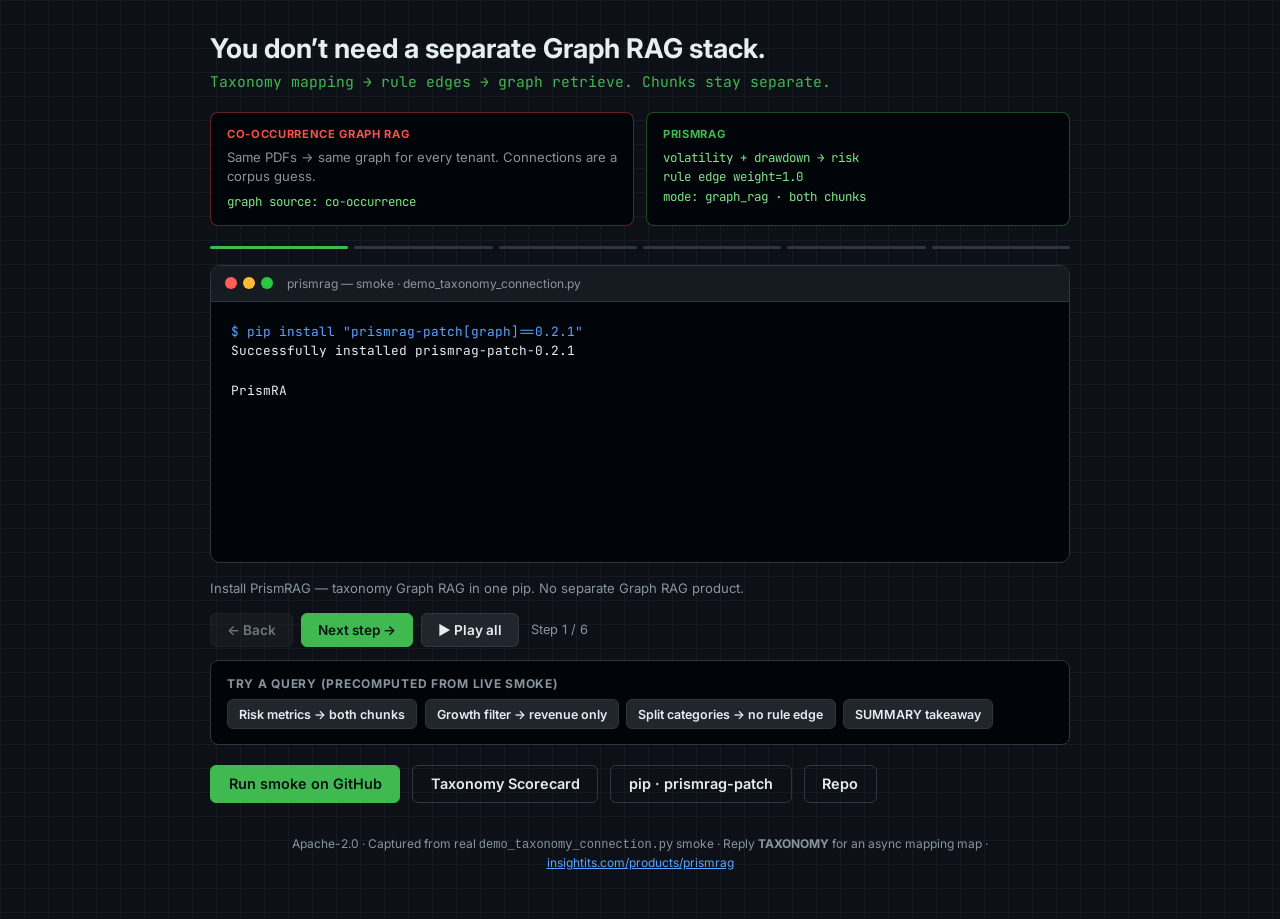
<file: docs/demo.html>
<!DOCTYPE html>
<html lang="en">
<head>
  <meta charset="UTF-8" />
  <meta name="viewport" content="width=device-width, initial-scale=1" />
  <title>PrismRAG — Live Taxonomy Demo</title>
  <meta name="description" content="Interactive demo: taxonomy mapping → rule edges → Graph RAG retrieve. You don't need a separate Graph RAG stack." />
  <link rel="preconnect" href="https://fonts.googleapis.com" />
  <link href="https://fonts.googleapis.com/css2?family=JetBrains+Mono:wght@400;600&family=Inter:wght@400;600;700&display=swap" rel="stylesheet" />
  <style>
    :root {
      --bg: #0d1117;
      --grid: #161b22;
      --border: #30363d;
      --text: #e6edf3;
      --muted: #8b949e;
      --green: #3fb950;
      --red: #f85149;
      --mint: #7ee787;
      --accent: #58a6ff;
      --amber: #d29922;
    }
    * { box-sizing: border-box; margin: 0; padding: 0; }
    body {
      font-family: Inter, system-ui, sans-serif;
      background: var(--bg);
      background-image: linear-gradient(var(--grid) 1px, transparent 1px),
        linear-gradient(90deg, var(--grid) 1px, transparent 1px);
      background-size: 24px 24px;
      color: var(--text);
      min-height: 100vh;
      padding: 2rem 1rem 3rem;
    }
    .wrap { max-width: 860px; margin: 0 auto; }
    h1 { font-size: 1.7rem; font-weight: 700; margin-bottom: 0.35rem; line-height: 1.25; }
    .sub { color: var(--green); font-family: "JetBrains Mono", monospace; font-size: 0.92rem; margin-bottom: 1.35rem; }
    .compare {
      display: grid;
      grid-template-columns: 1fr 1fr;
      gap: 0.75rem;
      margin-bottom: 1.25rem;
    }
    @media (max-width: 560px) { .compare { grid-template-columns: 1fr; } }
    .card {
      border: 1px solid var(--border);
      border-radius: 8px;
      padding: 0.85rem 1rem;
      background: #010409;
    }
    .card.bad { border-color: #f8514966; }
    .card.good { border-color: #3fb95066; }
    .card h3 { font-size: 0.7rem; text-transform: uppercase; letter-spacing: 0.06em; margin-bottom: 0.45rem; }
    .card.bad h3 { color: var(--red); }
    .card.good h3 { color: var(--green); }
    .card p { font-size: 0.82rem; color: var(--muted); line-height: 1.45; }
    .card .mono { font-family: "JetBrains Mono", monospace; font-size: 0.78rem; color: var(--mint); line-height: 1.55; margin-top: 0.35rem; }
    .terminal {
      border: 1px solid var(--border);
      border-radius: 10px;
      overflow: hidden;
      background: #010409;
      margin-bottom: 1rem;
    }
    .term-bar {
      display: flex;
      align-items: center;
      gap: 6px;
      padding: 10px 14px;
      background: #161b22;
      border-bottom: 1px solid var(--border);
    }
    .dot { width: 12px; height: 12px; border-radius: 50%; }
    .dot.r { background: #ff5f57; }
    .dot.y { background: #febc2e; }
    .dot.g { background: #28c840; }
    .term-title { margin-left: 8px; font-size: 0.75rem; color: var(--muted); }
    .term-body {
      padding: 1.25rem 1.25rem 1.5rem;
      font-family: "JetBrains Mono", monospace;
      font-size: 0.8rem;
      line-height: 1.55;
      min-height: 260px;
      white-space: pre-wrap;
      word-break: break-word;
    }
    .prompt { color: var(--accent); }
    .out { color: var(--text); }
    .ok { color: var(--green); font-weight: 600; }
    .warn { color: var(--amber); }
    .dim { color: var(--muted); }
    .cursor { display: inline-block; width: 8px; height: 1.1em; background: var(--green); animation: blink 1s step-end infinite; vertical-align: text-bottom; }
    @keyframes blink { 50% { opacity: 0; } }
    .controls {
      display: flex;
      flex-wrap: wrap;
      gap: 0.5rem;
      align-items: center;
      margin-bottom: 0.85rem;
    }
    button {
      font-family: Inter, sans-serif;
      font-size: 0.85rem;
      font-weight: 600;
      padding: 0.5rem 1rem;
      border-radius: 6px;
      border: 1px solid var(--border);
      background: #21262d;
      color: var(--text);
      cursor: pointer;
    }
    button:hover { background: #30363d; }
    button.primary { background: var(--green); color: #0d1117; border-color: var(--green); }
    button.primary:hover { filter: brightness(1.08); }
    button:disabled { opacity: 0.45; cursor: not-allowed; }
    .step-label { font-size: 0.8rem; color: var(--muted); margin-left: 0.25rem; }
    .progress { display: flex; gap: 6px; margin-bottom: 1rem; }
    .pip { flex: 1; height: 3px; border-radius: 2px; background: var(--border); transition: background 0.2s; }
    .pip.on { background: var(--green); }
    .try {
      border: 1px solid var(--border);
      border-radius: 8px;
      padding: 0.9rem 1rem;
      background: #010409;
      margin-bottom: 1rem;
    }
    .try h2 { font-size: 0.75rem; text-transform: uppercase; letter-spacing: 0.06em; color: var(--muted); margin-bottom: 0.55rem; }
    .chips { display: flex; flex-wrap: wrap; gap: 0.45rem; }
    .chips button { font-size: 0.78rem; padding: 0.4rem 0.7rem; }
    .chips button.active { border-color: var(--green); color: var(--green); }
    .cta-row { display: flex; flex-wrap: wrap; gap: 0.75rem; margin-top: 1.25rem; }
    .cta-row a {
      text-decoration: none;
      font-weight: 600;
      font-size: 0.9rem;
      padding: 0.6rem 1.1rem;
      border-radius: 6px;
      border: 1px solid var(--border);
      color: var(--text);
    }
    .cta-row a.primary { background: var(--green); color: #0d1117; border-color: var(--green); }
    .cta-row a:hover { filter: brightness(1.06); }
    .caption { font-size: 0.82rem; color: var(--muted); margin-top: 0.35rem; min-height: 2.6em; line-height: 1.4; }
    footer { margin-top: 2rem; font-size: 0.75rem; color: var(--muted); text-align: center; line-height: 1.5; }
    footer a { color: var(--accent); }
  </style>
</head>
<body>
  <div class="wrap">
    <h1>You don’t need a separate Graph RAG stack.</h1>
    <p class="sub">Taxonomy mapping → rule edges → graph retrieve. Chunks stay separate.</p>

    <div class="compare">
      <div class="card bad">
        <h3>Co-occurrence Graph RAG</h3>
        <p>Same PDFs → same graph for every tenant. Connections are a corpus guess.</p>
        <div class="mono dim">graph source: co-occurrence</div>
      </div>
      <div class="card good">
        <h3>PrismRAG</h3>
        <div class="mono">volatility + drawdown → risk<br />rule edge weight=1.0<br />mode: graph_rag · both chunks</div>
      </div>
    </div>

    <div class="progress" id="progress"></div>

    <div class="terminal">
      <div class="term-bar">
        <span class="dot r"></span><span class="dot y"></span><span class="dot g"></span>
        <span class="term-title">prismrag — smoke · demo_taxonomy_connection.py</span>
      </div>
      <div class="term-body" id="screen"><span class="cursor"></span></div>
    </div>

    <p class="caption" id="caption"></p>

    <div class="controls">
      <button type="button" id="prev" disabled>← Back</button>
      <button type="button" class="primary" id="next">Next step →</button>
      <button type="button" id="play">▶ Play all</button>
      <span class="step-label" id="stepLabel">Step 1 / 6</span>
    </div>

    <div class="try">
      <h2>Try a query (precomputed from live smoke)</h2>
      <div class="chips" id="chips">
        <button type="button" data-q="risk">Risk metrics → both chunks</button>
        <button type="button" data-q="growth">Growth filter → revenue only</button>
        <button type="button" data-q="contrast">Split categories → no rule edge</button>
        <button type="button" data-q="summary">SUMMARY takeaway</button>
      </div>
    </div>

    <div class="cta-row">
      <a class="primary" href="https://github.com/insightitsGit/prismrag/tree/main/examples/graph-rag-replacement">Run smoke on GitHub</a>
      <a href="https://github.com/insightitsGit/prismrag/blob/main/docs/taxonomy-scorecard.md">Taxonomy Scorecard</a>
      <a href="https://pypi.org/project/prismrag-patch/0.2.1/">pip · prismrag-patch</a>
      <a href="https://github.com/insightitsGit/prismrag">Repo</a>
    </div>

    <footer>
      Apache-2.0 · Captured from real <code>demo_taxonomy_connection.py</code> smoke ·
      Reply <strong>TAXONOMY</strong> for an async mapping map ·
      <a href="https://www.insightits.com/products/prismrag.html">insightits.com/products/prismrag</a>
    </footer>
  </div>

  <script>
    /* Real smoke lines — 2026-07-16 demo_taxonomy_connection.py */
    const STEPS = [
      {
        caption: "Install PrismRAG — taxonomy Graph RAG in one pip. No separate Graph RAG product.",
        lines: [
          { t: "prompt", s: '$ pip install "prismrag-patch[graph]==0.2.1"' },
          { t: "out", s: "Successfully installed prismrag-patch-0.2.1" },
          { t: "dim", s: "" },
          { t: "out", s: "PrismRAG - you don't need a separate Graph RAG stack" }
        ]
      },
      {
        caption: "You own the mapping. Same category (risk) will create the connection — not co-occurrence.",
        lines: [
          { t: "prompt", s: "$ python demo_taxonomy_connection.py" },
          { t: "dim", s: "# mapping: volatility → risk · drawdown → risk · revenue → growth" },
          { t: "out", s: "ingest status: completed" },
          { t: "out", s: "records:       3" },
          { t: "out", s: "edge_count:    1" },
          { t: "dim", s: "" }
        ]
      },
      {
        caption: "Dual embeddings per chunk — personal 256-d (taxonomy) + semantic 768-d. No mega-chunk.",
        lines: [
          { t: "out", s: "1a) Dual embeddings (per chunk - not a mega-chunk)" },
          { t: "ok", s: "volatility   category=risk     personal=256-d  semantic=768-d" },
          { t: "ok", s: "drawdown     category=risk     personal=256-d  semantic=768-d" },
          { t: "out", s: "revenue      category=growth   personal=256-d  semantic=768-d" },
          { t: "dim", s: "" }
        ]
      },
      {
        caption: "Shared category → explicit rule edge. That is how PrismRAG connects base chunks.",
        lines: [
          { t: "out", s: "1b) Rule edges from shared category" },
          { t: "ok", s: "volatility <-> drawdown  [rule]  weight=1.0" },
          { t: "dim", s: "" },
          { t: "out", s: "cos(personal, volatility<->drawdown) [same risk]  = 0.3576" },
          { t: "out", s: "cos(personal, volatility<->revenue)  [cross cat]   = -0.0462" },
          { t: "dim", s: "" }
        ]
      },
      {
        caption: "Graph RAG search returns BOTH connected risk chunks — still separate citations.",
        lines: [
          { t: "prompt", s: 'query: "What are the risk metrics for the portfolio?"' },
          { t: "ok", s: "mode:   graph_rag" },
          { t: "ok", s: "[1] volatility   cat=risk     Market volatility spiked in Q3…" },
          { t: "ok", s: "[2] drawdown     cat=risk     Portfolio drawdown exceeded…" },
          { t: "ok", s: "OK: both risk chunks retrieved via taxonomy graph" },
          { t: "dim", s: "" }
        ]
      },
      {
        caption: "Takeaway: PrismRAG already is the Graph RAG layer. Soft CTA: reply TAXONOMY.",
        lines: [
          { t: "out", s: "SUMMARY" },
          { t: "ok", s: "You do NOT need a separate Graph RAG library beside PrismRAG." },
          { t: "out", s: "PrismRAG already does: rule edges + communities + graph retrieve." },
          { t: "out", s: "YOUR taxonomy builds the graph — not co-occurrence guesswork." },
          { t: "dim", s: "" },
          { t: "out", s: "→ github.com/insightitsGit/prismrag/examples/graph-rag-replacement" }
        ]
      }
    ];

    const QUERIES = {
      risk: {
        caption: "Risk query — taxonomy graph retrieves both connected chunks.",
        lines: [
          { t: "prompt", s: 'rag.search("What are the risk metrics for the portfolio?")' },
          { t: "ok", s: "mode: graph_rag" },
          { t: "ok", s: "[1] volatility  cat=risk  community=0" },
          { t: "ok", s: "[2] drawdown    cat=risk  community=0" },
          { t: "ok", s: "OK: both risk chunks retrieved (chunks stay separate)" }
        ]
      },
      growth: {
        caption: "Category filter — growth only. Revenue hits; risk chunks stay out.",
        lines: [
          { t: "prompt", s: 'rag.search("performance numbers", category_filter="growth")' },
          { t: "out", s: "mode: direct" },
          { t: "ok", s: "[1] revenue  cat=growth  Q3 revenue beat estimates…" },
          { t: "dim", s: "# volatility / drawdown not returned" }
        ]
      },
      contrast: {
        caption: "Split categories — no rule edge. You customize which chunks connect.",
        lines: [
          { t: "out", s: "2) CONTRAST - volatility→market · drawdown→portfolio" },
          { t: "warn", s: "edge_count:  0" },
          { t: "out", s: "(no edges)" },
          { t: "ok", s: "OK: no volatility<->drawdown rule edge when categories differ" },
          { t: "out", s: "takeaway: YOU customize which base chunks connect" }
        ]
      },
      summary: {
        caption: "Why PrismRAG replaces bolting on another Graph RAG product.",
        lines: [
          { t: "ok", s: "You do NOT need a separate Graph RAG library beside PrismRAG." },
          { t: "out", s: "Same job as Graph RAG — taxonomy builds the graph." },
          { t: "out", s: "Reply TAXONOMY for an async mapping connection map." },
          { t: "dim", s: "pip install \"prismrag-patch[graph]==0.2.1\"" }
        ]
      }
    };

    let step = 0;
    let playing = false;
    const screen = document.getElementById("screen");
    const caption = document.getElementById("caption");
    const progress = document.getElementById("progress");
    const prevBtn = document.getElementById("prev");
    const nextBtn = document.getElementById("next");
    const playBtn = document.getElementById("play");
    const stepLabel = document.getElementById("stepLabel");

    STEPS.forEach(() => {
      const p = document.createElement("div");
      p.className = "pip";
      progress.appendChild(p);
    });

    function cls(type) {
      return { prompt: "prompt", out: "out", ok: "ok", warn: "warn", dim: "dim" }[type] || "out";
    }

    function escapeHtml(s) {
      return s.replace(/&/g, "&amp;").replace(/</g, "&lt;").replace(/>/g, "&gt;");
    }

    function renderText(lines) {
      return lines.map(l => {
        if (!l.s) return "\n";
        return `<span class="${cls(l.t)}">${escapeHtml(l.s)}</span>\n`;
      }).join("");
    }

    function showContent(payload, animate) {
      caption.textContent = payload.caption;
      if (!animate) {
        screen.innerHTML = renderText(payload.lines);
        return;
      }
      screen.innerHTML = "";
      let lineIdx = 0;
      let charIdx = 0;
      const full = payload.lines;
      function typeTick() {
        if (lineIdx >= full.length) return;
        const line = full[lineIdx];
        if (charIdx === 0) {
          const span = document.createElement("span");
          span.className = cls(line.t);
          span.id = "line-" + lineIdx;
          screen.appendChild(span);
          screen.appendChild(document.createTextNode("\n"));
        }
        const span = document.getElementById("line-" + lineIdx);
        if (!line.s) {
          lineIdx++;
          charIdx = 0;
          setTimeout(typeTick, 40);
          return;
        }
        span.textContent = line.s.slice(0, charIdx + 1);
        charIdx++;
        if (charIdx >= line.s.length) {
          lineIdx++;
          charIdx = 0;
        }
        setTimeout(typeTick, line.t === "prompt" ? 16 : 10);
      }
      typeTick();
    }

    function showStep(i, animate) {
      step = i;
      document.querySelectorAll("#chips button").forEach(b => b.classList.remove("active"));
      stepLabel.textContent = `Step ${i + 1} / ${STEPS.length}`;
      prevBtn.disabled = i === 0;
      nextBtn.disabled = i === STEPS.length - 1;
      nextBtn.textContent = i === STEPS.length - 1 ? "Done" : "Next step →";
      [...progress.children].forEach((el, j) => el.classList.toggle("on", j <= i));
      showContent(STEPS[i], animate);
    }

    prevBtn.addEventListener("click", () => { playing = false; showStep(step - 1, false); });
    nextBtn.addEventListener("click", () => {
      playing = false;
      if (step < STEPS.length - 1) showStep(step + 1, true);
    });
    playBtn.addEventListener("click", async () => {
      playing = true;
      for (let i = 0; i < STEPS.length; i++) {
        if (!playing) break;
        showStep(i, true);
        await new Promise(r => setTimeout(r, i >= 4 ? 3400 : 2600));
      }
      playing = false;
    });

    document.getElementById("chips").addEventListener("click", (e) => {
      const btn = e.target.closest("button[data-q]");
      if (!btn) return;
      playing = false;
      document.querySelectorAll("#chips button").forEach(b => b.classList.remove("active"));
      btn.classList.add("active");
      showContent(QUERIES[btn.dataset.q], true);
    });

    showStep(0, true);
  </script>
</body>
</html>
</file>
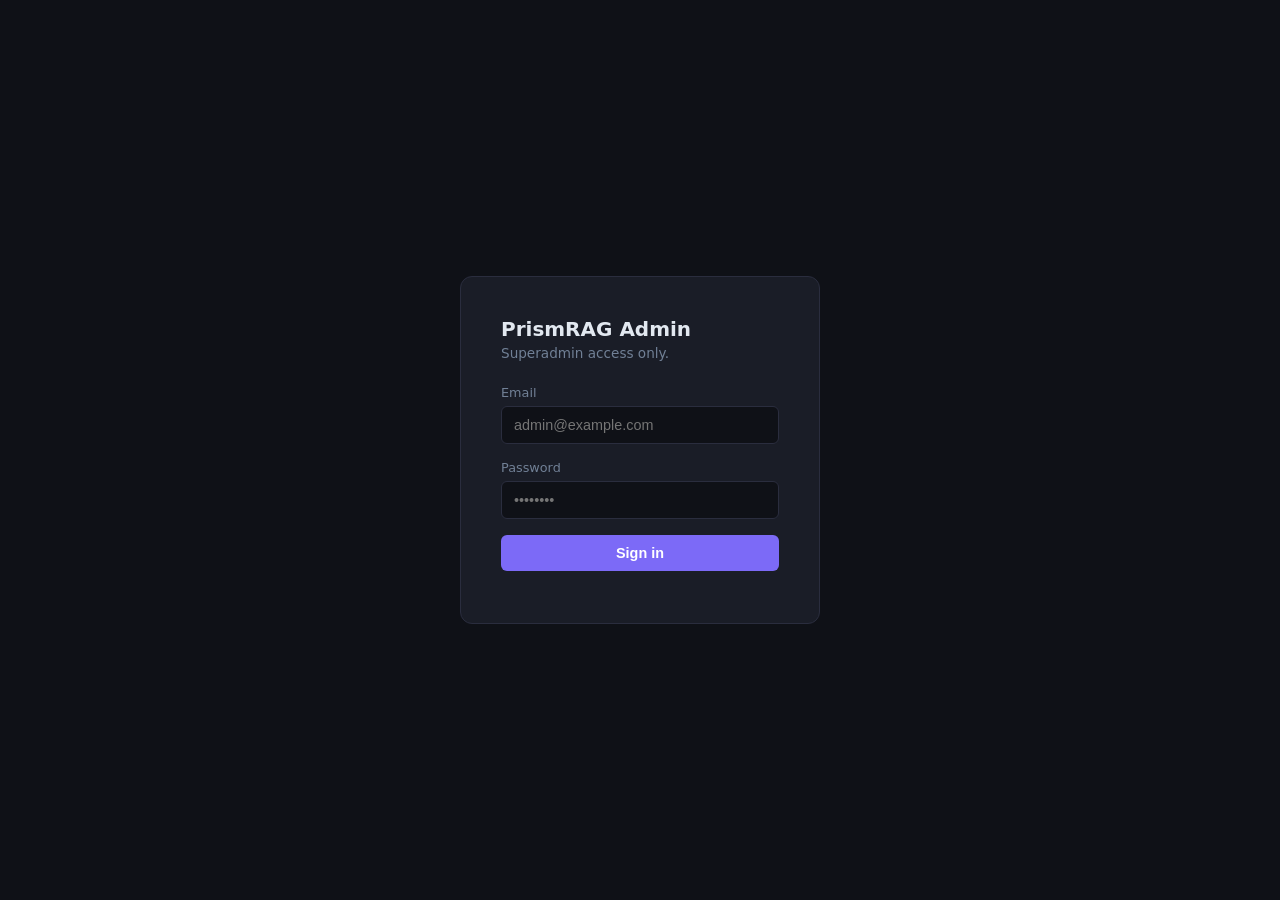
<file: web/admin.html>
<!DOCTYPE html>
<html lang="en">
<head>
  <meta charset="UTF-8" />
  <meta name="viewport" content="width=device-width, initial-scale=1.0" />
  <title>PrismRAG Admin</title>
  <style>
    :root {
      --bg: #0f1117;
      --surface: #1a1d27;
      --border: #2a2d3e;
      --accent: #7c6af7;
      --accent-dim: #4e3fbf;
      --text: #e2e8f0;
      --muted: #718096;
      --green: #48bb78;
      --yellow: #ecc94b;
      --red: #fc8181;
    }
    * { box-sizing: border-box; margin: 0; padding: 0; }
    body { font-family: 'Inter', system-ui, sans-serif; background: var(--bg); color: var(--text); min-height: 100vh; }

    /* Layout */
    .layout { display: grid; grid-template-columns: 220px 1fr; min-height: 100vh; }
    nav { background: var(--surface); border-right: 1px solid var(--border); padding: 24px 0; }
    nav .logo { padding: 0 20px 24px; font-size: 1.1rem; font-weight: 700; color: var(--accent); letter-spacing: .5px; }
    nav a { display: block; padding: 10px 20px; color: var(--muted); text-decoration: none; font-size: .875rem; border-left: 3px solid transparent; }
    nav a:hover, nav a.active { color: var(--text); border-left-color: var(--accent); background: rgba(124,106,247,.08); }
    main { padding: 32px; overflow: auto; }

    /* Header */
    .page-title { font-size: 1.5rem; font-weight: 700; margin-bottom: 4px; }
    .page-sub   { color: var(--muted); font-size: .875rem; margin-bottom: 28px; }

    /* Cards */
    .cards { display: grid; grid-template-columns: repeat(auto-fill, minmax(200px, 1fr)); gap: 16px; margin-bottom: 32px; }
    .card { background: var(--surface); border: 1px solid var(--border); border-radius: 10px; padding: 20px; }
    .card .label { font-size: .75rem; color: var(--muted); text-transform: uppercase; letter-spacing: .8px; margin-bottom: 8px; }
    .card .value { font-size: 2rem; font-weight: 700; }
    .card .sub   { font-size: .75rem; color: var(--muted); margin-top: 4px; }

    /* Table */
    .section { background: var(--surface); border: 1px solid var(--border); border-radius: 10px; overflow: hidden; margin-bottom: 32px; }
    .section-header { display: flex; align-items: center; justify-content: space-between; padding: 16px 20px; border-bottom: 1px solid var(--border); gap: 12px; flex-wrap: wrap; }
    .section-title { font-weight: 600; font-size: .9375rem; }
    input.search { background: var(--bg); border: 1px solid var(--border); border-radius: 6px; padding: 6px 12px; color: var(--text); font-size: .85rem; width: 240px; }
    input.search::placeholder { color: var(--muted); }
    table { width: 100%; border-collapse: collapse; font-size: .85rem; }
    th { padding: 10px 16px; text-align: left; color: var(--muted); font-weight: 500; font-size: .75rem; text-transform: uppercase; letter-spacing: .6px; border-bottom: 1px solid var(--border); }
    td { padding: 12px 16px; border-bottom: 1px solid var(--border); }
    tr:last-child td { border-bottom: none; }
    tr:hover td { background: rgba(124,106,247,.04); }

    /* Badges */
    .badge { display: inline-block; padding: 2px 8px; border-radius: 20px; font-size: .7rem; font-weight: 600; text-transform: uppercase; letter-spacing: .5px; }
    .badge-starter      { background: rgba(113,128,150,.2); color: var(--muted); }
    .badge-professional { background: rgba(124,106,247,.2); color: var(--accent); }
    .badge-enterprise   { background: rgba(72,187,120,.2);  color: var(--green); }
    .badge-active       { background: rgba(72,187,120,.2);  color: var(--green); }
    .badge-suspended    { background: rgba(252,129,129,.2); color: var(--red); }
    .badge-expired      { background: rgba(113,128,150,.2); color: var(--muted); }
    .badge-internal     { background: rgba(236,201,75,.2);  color: var(--yellow); }

    /* Tabs */
    .tabs { display: flex; gap: 4px; margin-bottom: 24px; }
    .tab { padding: 8px 18px; border-radius: 6px; border: 1px solid transparent; cursor: pointer; font-size: .875rem; color: var(--muted); background: none; }
    .tab.active { background: var(--accent); color: #fff; border-color: var(--accent); }

    /* Loading / empty */
    .loading { padding: 40px; text-align: center; color: var(--muted); }
    .empty   { padding: 40px; text-align: center; color: var(--muted); font-size: .875rem; }

    /* Buttons */
    .btn-sm { padding: 7px 16px; border-radius: 6px; border: none; cursor: pointer; font-size: .85rem; font-weight: 600; }
    .btn-primary  { background: var(--accent); color: #fff; }
    .btn-primary:hover { background: var(--accent-dim); }
    .btn-ghost { background: transparent; color: var(--muted); border: 1px solid var(--border); }
    .btn-ghost:hover { color: var(--text); }
    .action-link { background: none; border: none; color: var(--accent); cursor: pointer; font-size: .8rem; padding: 0; text-decoration: underline; }
    .action-link.danger { color: var(--red); }

    /* Issue license modal */
    .modal-backdrop { position: fixed; inset: 0; background: rgba(0,0,0,.6); display: flex; align-items: center; justify-content: center; z-index: 100; }
    .modal { background: var(--surface); border: 1px solid var(--border); border-radius: 12px; padding: 32px; width: 460px; max-width: 95vw; }
    .modal h2 { font-size: 1.1rem; margin-bottom: 20px; }
    .modal .field { margin-bottom: 14px; }
    .modal .field label { display: block; font-size: .8rem; color: var(--muted); margin-bottom: 5px; }
    .modal .field input, .modal .field select { width: 100%; background: var(--bg); border: 1px solid var(--border); border-radius: 6px; padding: 9px 12px; color: var(--text); font-size: .875rem; }
    .modal-actions { display: flex; gap: 10px; margin-top: 20px; }
    .modal-err { color: var(--red); font-size: .8rem; margin-top: 10px; }

    /* License key display */
    .key-cell { font-family: monospace; font-size: .78rem; color: var(--muted); }
    .key-cell strong { color: var(--text); }

    /* Login wall */
    #login-wall { display: flex; align-items: center; justify-content: center; min-height: 100vh; }
    .login-box { background: var(--surface); border: 1px solid var(--border); border-radius: 12px; padding: 40px; width: 360px; }
    .login-box h1 { font-size: 1.25rem; margin-bottom: 4px; }
    .login-box p  { color: var(--muted); font-size: .85rem; margin-bottom: 24px; }
    .field { margin-bottom: 16px; }
    .field label { display: block; font-size: .8rem; color: var(--muted); margin-bottom: 6px; }
    .field input { width: 100%; background: var(--bg); border: 1px solid var(--border); border-radius: 6px; padding: 10px 12px; color: var(--text); font-size: .9rem; }
    .btn { display: inline-block; background: var(--accent); color: #fff; border: none; border-radius: 6px; padding: 10px 20px; cursor: pointer; font-size: .9rem; width: 100%; font-weight: 600; }
    .btn:hover { background: var(--accent-dim); }
    .error-msg { color: var(--red); font-size: .8rem; margin-top: 12px; }
  </style>
</head>
<body>

<!-- Login wall (shown when no JWT) -->
<div id="login-wall" style="display:none">
  <div class="login-box">
    <h1>PrismRAG Admin</h1>
    <p>Superadmin access only.</p>
    <div class="field">
      <label>Email</label>
      <input id="l-email" type="email" placeholder="admin@example.com" />
    </div>
    <div class="field">
      <label>Password</label>
      <input id="l-pass" type="password" placeholder="••••••••" />
    </div>
    <button class="btn" onclick="doLogin()">Sign in</button>
    <div id="l-err" class="error-msg"></div>
  </div>
</div>

<!-- Issue License Modal -->
<div id="license-modal" class="modal-backdrop" style="display:none" onclick="if(event.target===this)closeLicenseModal()">
  <div class="modal">
    <h2>Issue New License</h2>
    <div class="field">
      <label>Company / Client Name *</label>
      <input id="lm-company" type="text" placeholder="Acme Corp" />
    </div>
    <div class="field">
      <label>Contact Email *</label>
      <input id="lm-email" type="email" placeholder="billing@acme.com" />
    </div>
    <div class="field">
      <label>Plan</label>
      <select id="lm-plan">
        <option value="starter">Starter</option>
        <option value="professional">Professional</option>
        <option value="enterprise" selected>Enterprise</option>
        <option value="internal">Internal</option>
      </select>
    </div>
    <div class="field">
      <label>Expires At *</label>
      <input id="lm-expires" type="date" />
    </div>
    <div class="field">
      <label>Max API Calls / Day (0 = unlimited)</label>
      <input id="lm-calls" type="number" value="0" min="0" />
    </div>
    <div class="field">
      <label>Notes (internal)</label>
      <input id="lm-notes" type="text" placeholder="2-year internal use, ref: board-2026" />
    </div>
    <div class="modal-actions">
      <button class="btn-sm btn-primary" onclick="submitLicense()">Issue License</button>
      <button class="btn-sm btn-ghost" onclick="closeLicenseModal()">Cancel</button>
    </div>
    <div id="lm-err" class="modal-err"></div>
    <div id="lm-result" style="display:none;margin-top:16px;padding:14px;background:var(--bg);border-radius:6px;border:1px solid var(--border)">
      <div style="font-size:.75rem;color:var(--muted);margin-bottom:6px">License key issued — copy it now, it won't be shown again</div>
      <code id="lm-key" style="font-size:.9rem;word-break:break-all;color:var(--green)"></code>
    </div>
  </div>
</div>

<!-- Main layout -->
<div class="layout" id="app" style="display:none">
  <nav>
    <div class="logo">⬡ PrismRAG</div>
    <a href="#" onclick="showTab('metrics')" class="active" id="nav-metrics">Platform Metrics</a>
    <a href="#" onclick="showTab('tenants')" id="nav-tenants">Tenants</a>
    <a href="#" onclick="showTab('users')" id="nav-users">Users</a>
    <a href="#" onclick="showTab('licenses')" id="nav-licenses">Licenses</a>
    <a href="#" onclick="showTab('audit')" id="nav-audit">Audit Log</a>
    <a href="#" onclick="logout()" style="position:fixed;bottom:24px;left:0;width:220px">Sign out</a>
  </nav>

  <main>
    <!-- METRICS TAB -->
    <div id="tab-metrics">
      <div class="page-title">Platform Overview</div>
      <div class="page-sub">Last 7 days platform-wide metrics</div>
      <div class="cards" id="metric-cards">
        <div class="card"><div class="label">Tenants</div><div class="value" id="m-tenants">—</div></div>
        <div class="card"><div class="label">Total Users</div><div class="value" id="m-users">—</div></div>
        <div class="card"><div class="label">New Users (7d)</div><div class="value" id="m-new-users">—</div></div>
        <div class="card"><div class="label">Searches (7d)</div><div class="value" id="m-searches">—</div></div>
        <div class="card"><div class="label">Deliberations (7d)</div><div class="value" id="m-deliberations">—</div></div>
        <div class="card"><div class="label">Median Score (P50)</div><div class="value" id="m-p50">—</div></div>
      </div>
    </div>

    <!-- TENANTS TAB -->
    <div id="tab-tenants" style="display:none">
      <div class="page-title">Tenants</div>
      <div class="page-sub">All organisations on PrismRAG</div>
      <div class="section">
        <div class="section-header">
          <span class="section-title">All Tenants</span>
          <input class="search" placeholder="Search by name…" oninput="filterTenants(this.value)" />
        </div>
        <div id="tenants-body"><div class="loading">Loading…</div></div>
      </div>
    </div>

    <!-- USERS TAB -->
    <div id="tab-users" style="display:none">
      <div class="page-title">Users</div>
      <div class="page-sub">All registered users</div>
      <div class="section">
        <div class="section-header">
          <span class="section-title">All Users</span>
          <input class="search" placeholder="Search by email…" oninput="filterUsers(this.value)" />
        </div>
        <div id="users-body"><div class="loading">Loading…</div></div>
      </div>
    </div>

    <!-- LICENSES TAB -->
    <div id="tab-licenses" style="display:none">
      <div class="page-title">Library Licenses</div>
      <div class="page-sub">All prismrag-patch license keys — issue, suspend, or reinstate</div>

      <!-- Summary cards -->
      <div class="cards">
        <div class="card"><div class="label">Total Issued</div><div class="value" id="lc-total">—</div></div>
        <div class="card"><div class="label">Active</div><div class="value" id="lc-active" style="color:var(--green)">—</div></div>
        <div class="card"><div class="label">Suspended</div><div class="value" id="lc-suspended" style="color:var(--red)">—</div></div>
        <div class="card"><div class="label">Expired</div><div class="value" id="lc-expired" style="color:var(--muted)">—</div></div>
        <div class="card"><div class="label">Calls Today (all)</div><div class="value" id="lc-calls">—</div></div>
      </div>

      <div class="section">
        <div class="section-header">
          <span class="section-title">All Licenses</span>
          <div style="display:flex;gap:10px;align-items:center;flex-wrap:wrap">
            <input class="search" placeholder="Search by company or email…" oninput="filterLicenses(this.value)" />
            <button class="btn-sm btn-primary" onclick="openLicenseModal()">+ Issue License</button>
          </div>
        </div>
        <div id="licenses-body"><div class="loading">Loading…</div></div>
      </div>
    </div>

    <!-- AUDIT TAB -->
    <div id="tab-audit" style="display:none">
      <div class="page-title">Audit Log</div>
      <div class="page-sub">Last 7 days — all tenant actions</div>
      <div class="section">
        <div class="section-header">
          <span class="section-title">Events</span>
          <input class="search" placeholder="Filter by email or action…" oninput="filterAudit(this.value)" />
        </div>
        <div id="audit-body"><div class="loading">Loading…</div></div>
      </div>
    </div>
  </main>
</div>

<script>
  const API = '';  // same origin
  let TOKEN = localStorage.getItem('admin_token') || '';
  let _tenants = [], _users = [], _audit = [], _licenses = [];

  async function api(path, opts = {}) {
    const res = await fetch(API + path, {
      ...opts,
      headers: { 'Authorization': `Bearer ${TOKEN}`, 'Content-Type': 'application/json', ...(opts.headers || {}) },
    });
    if (res.status === 401 || res.status === 403) { logout(); return null; }
    if (!res.ok) throw new Error(await res.text());
    return res.json();
  }

  async function doLogin() {
    document.getElementById('l-err').textContent = '';
    const email = document.getElementById('l-email').value;
    const pass  = document.getElementById('l-pass').value;
    try {
      const r = await fetch(API + '/api/v1/auth/login', {
        method: 'POST',
        headers: { 'Content-Type': 'application/json' },
        body: JSON.stringify({ email, password: pass }),
      });
      if (!r.ok) throw new Error('Invalid credentials');
      const data = await r.json();
      TOKEN = data.token || data.access_token;
      if (!TOKEN) throw new Error('No token in response');
      localStorage.setItem('admin_token', TOKEN);
      init();
    } catch(e) {
      document.getElementById('l-err').textContent = e.message;
    }
  }

  function logout() {
    TOKEN = '';
    localStorage.removeItem('admin_token');
    document.getElementById('app').style.display = 'none';
    document.getElementById('login-wall').style.display = 'flex';
  }

  const ALL_TABS = ['metrics','tenants','users','licenses','audit'];

  function showTab(name) {
    ALL_TABS.forEach(t => {
      document.getElementById('tab-' + t).style.display = t === name ? '' : 'none';
      document.getElementById('nav-' + t).classList.toggle('active', t === name);
    });
    if (name === 'tenants'  && !_tenants.length)  loadTenants();
    if (name === 'users'    && !_users.length)     loadUsers();
    if (name === 'licenses' && !_licenses.length)  loadLicenses();
    if (name === 'audit'    && !_audit.length)     loadAudit();
  }

  // ── METRICS ────────────────────────────────────────────────────────────────

  async function loadMetrics() {
    const d = await api('/api/v1/admin/metrics/platform?days=7');
    if (!d) return;
    document.getElementById('m-tenants').textContent       = d.tenants_total;
    document.getElementById('m-users').textContent         = d.users_total;
    document.getElementById('m-new-users').textContent     = d.new_users;
    document.getElementById('m-searches').textContent      = (d.usage.search || 0).toLocaleString();
    document.getElementById('m-deliberations').textContent = (d.usage.deliberation || 0).toLocaleString();
    document.getElementById('m-p50').textContent           = d.quality?.p50_score != null ? d.quality.p50_score.toFixed(3) : 'N/A';
  }

  // ── TENANTS ────────────────────────────────────────────────────────────────

  async function loadTenants(search = '') {
    const url = '/api/v1/admin/tenants?limit=100' + (search ? '&search=' + encodeURIComponent(search) : '');
    const d = await api(url);
    if (!d) return;
    _tenants = d.tenants;
    renderTenants(_tenants);
  }

  function renderTenants(rows) {
    const el = document.getElementById('tenants-body');
    if (!rows.length) { el.innerHTML = '<div class="empty">No tenants found.</div>'; return; }
    el.innerHTML = `<table>
      <thead><tr><th>Name</th><th>Owner</th><th>Plan</th><th>Region</th><th>Users</th><th>Events</th><th>Created</th><th></th></tr></thead>
      <tbody>${rows.map(t => `
        <tr>
          <td><strong>${esc(t.name)}</strong></td>
          <td>${esc(t.owner_email || '—')}</td>
          <td><span class="badge badge-${t.tier}">${t.tier}</span></td>
          <td>${esc(t.data_region || '—')}</td>
          <td>${t.user_count}</td>
          <td>${t.total_events.toLocaleString()}</td>
          <td>${t.created_at ? t.created_at.slice(0,10) : '—'}</td>
          <td>
            <select onchange="changePlan('${t.id}', this.value)" style="background:var(--bg);color:var(--text);border:1px solid var(--border);border-radius:4px;padding:3px 6px;font-size:.75rem">
              <option value="">Set plan…</option>
              <option value="starter">Starter</option>
              <option value="professional">Professional</option>
              <option value="enterprise">Enterprise</option>
            </select>
          </td>
        </tr>`).join('')}
      </tbody></table>`;
  }

  async function changePlan(tenantId, tier) {
    if (!tier) return;
    if (!confirm(`Set tenant to ${tier}?`)) return;
    await api(`/api/v1/admin/tenants/${tenantId}/plan`, { method: 'PATCH', body: JSON.stringify({ tier }) });
    loadTenants();
  }

  function filterTenants(q) {
    if (!q) { renderTenants(_tenants); return; }
    const lq = q.toLowerCase();
    renderTenants(_tenants.filter(t => (t.name + t.owner_email).toLowerCase().includes(lq)));
  }

  // ── USERS ──────────────────────────────────────────────────────────────────

  async function loadUsers(search = '') {
    const url = '/api/v1/admin/users?limit=100' + (search ? '&search=' + encodeURIComponent(search) : '');
    const d = await api(url);
    if (!d) return;
    _users = d.users;
    renderUsers(_users);
  }

  function renderUsers(rows) {
    const el = document.getElementById('users-body');
    if (!rows.length) { el.innerHTML = '<div class="empty">No users found.</div>'; return; }
    el.innerHTML = `<table>
      <thead><tr><th>Email</th><th>Role</th><th>Plan</th><th>Created</th><th>Last Login</th><th></th></tr></thead>
      <tbody>${rows.map(u => `
        <tr>
          <td>${esc(u.email)}</td>
          <td>${esc(u.role || 'user')}</td>
          <td>${u.plan ? `<span class="badge badge-${u.plan}">${u.plan}</span>` : '—'}</td>
          <td>${u.created_at ? u.created_at.slice(0,10) : '—'}</td>
          <td>${u.last_login_at ? u.last_login_at.slice(0,10) : 'Never'}</td>
          <td>
            <select onchange="changeRole('${u.id}', this.value)" style="background:var(--bg);color:var(--text);border:1px solid var(--border);border-radius:4px;padding:3px 6px;font-size:.75rem">
              <option value="">Set role…</option>
              <option value="user">User</option>
              <option value="admin">Admin</option>
              <option value="superadmin">Superadmin</option>
            </select>
          </td>
        </tr>`).join('')}
      </tbody></table>`;
  }

  async function changeRole(userId, role) {
    if (!role) return;
    if (!confirm(`Set user role to ${role}?`)) return;
    await api(`/api/v1/admin/users/${userId}/role`, { method: 'PATCH', body: JSON.stringify({ role }) });
    loadUsers();
  }

  function filterUsers(q) {
    if (!q) { renderUsers(_users); return; }
    const lq = q.toLowerCase();
    renderUsers(_users.filter(u => u.email.toLowerCase().includes(lq)));
  }

  // ── LICENSES ───────────────────────────────────────────────────────────────

  async function loadLicenses() {
    const d = await api('/api/v1/lib/licenses');
    if (!d) return;
    _licenses = d.licenses || d;
    updateLicenseCards();
    renderLicenses(_licenses);
  }

  function updateLicenseCards() {
    document.getElementById('lc-total').textContent     = _licenses.length;
    document.getElementById('lc-active').textContent    = _licenses.filter(l => l.status === 'active').length;
    document.getElementById('lc-suspended').textContent = _licenses.filter(l => l.status === 'suspended').length;
    document.getElementById('lc-expired').textContent   = _licenses.filter(l => l.status === 'expired').length;
    const calls = _licenses.reduce((s, l) => s + (l.calls_today || 0), 0);
    document.getElementById('lc-calls').textContent     = calls.toLocaleString();
  }

  function renderLicenses(rows) {
    const el = document.getElementById('licenses-body');
    if (!rows.length) { el.innerHTML = '<div class="empty">No licenses issued yet.</div>'; return; }
    el.innerHTML = `<table>
      <thead><tr>
        <th>Key</th><th>Company</th><th>Contact</th><th>Plan</th>
        <th>Status</th><th>Expires</th><th>Calls Today</th><th>Last Used</th><th>Notes</th><th></th>
      </tr></thead>
      <tbody>${rows.map(l => {
        const isActive = l.status === 'active';
        const keyPreview = (l.license_key || l.key_prefix || '—').slice(0, 16);
        return `<tr>
          <td class="key-cell"><strong>${esc(keyPreview)}…</strong></td>
          <td>${esc(l.company_name || l.company || '—')}</td>
          <td style="color:var(--muted)">${esc(l.contact_email || '—')}</td>
          <td><span class="badge badge-${l.plan || 'enterprise'}">${l.plan || 'enterprise'}</span></td>
          <td><span class="badge badge-${l.status}">${l.status}</span></td>
          <td style="white-space:nowrap">${l.expires_at ? l.expires_at.slice(0,10) : '—'}</td>
          <td style="text-align:right">${(l.calls_today || 0).toLocaleString()}</td>
          <td style="color:var(--muted);white-space:nowrap">${l.last_validated_at ? l.last_validated_at.slice(0,10) : 'Never'}</td>
          <td style="color:var(--muted);max-width:160px;overflow:hidden;text-overflow:ellipsis;white-space:nowrap" title="${esc(l.notes||'')}">${esc(l.notes || '—')}</td>
          <td style="white-space:nowrap">
            ${isActive
              ? `<button class="action-link danger" onclick="setLicenseStatus('${l.id}','suspended')">Suspend</button>`
              : `<button class="action-link" onclick="setLicenseStatus('${l.id}','active')">Reinstate</button>`}
          </td>
        </tr>`;
      }).join('')}
      </tbody></table>`;
  }

  async function setLicenseStatus(id, status) {
    const verb = status === 'suspended' ? 'Suspend' : 'Reinstate';
    if (!confirm(`${verb} this license?`)) return;
    try {
      await api(`/api/v1/lib/licenses/${id}/status`, {
        method: 'PUT',
        body: JSON.stringify({ status }),
      });
      _licenses = [];
      await loadLicenses();
    } catch(e) {
      alert('Error: ' + e.message);
    }
  }

  function filterLicenses(q) {
    if (!q) { renderLicenses(_licenses); return; }
    const lq = q.toLowerCase();
    renderLicenses(_licenses.filter(l =>
      ((l.company_name || l.company || '') + (l.contact_email || '')).toLowerCase().includes(lq)
    ));
  }

  // ── ISSUE LICENSE MODAL ────────────────────────────────────────────────────

  function openLicenseModal() {
    // Default expiry to 1 year from today
    const d = new Date(); d.setFullYear(d.getFullYear() + 1);
    document.getElementById('lm-expires').value = d.toISOString().slice(0,10);
    document.getElementById('lm-result').style.display = 'none';
    document.getElementById('lm-err').textContent = '';
    document.getElementById('lm-company').value = '';
    document.getElementById('lm-email').value = '';
    document.getElementById('lm-notes').value = '';
    document.getElementById('lm-calls').value = '0';
    document.getElementById('license-modal').style.display = 'flex';
  }

  function closeLicenseModal() {
    document.getElementById('license-modal').style.display = 'none';
    // Refresh list in case a key was just issued
    _licenses = [];
    loadLicenses();
  }

  async function submitLicense() {
    document.getElementById('lm-err').textContent = '';
    const company  = document.getElementById('lm-company').value.trim();
    const email    = document.getElementById('lm-email').value.trim();
    const plan     = document.getElementById('lm-plan').value;
    const expires  = document.getElementById('lm-expires').value;
    const maxCalls = parseInt(document.getElementById('lm-calls').value) || 0;
    const notes    = document.getElementById('lm-notes').value.trim();

    if (!company) { document.getElementById('lm-err').textContent = 'Company name is required.'; return; }
    if (!email)   { document.getElementById('lm-err').textContent = 'Contact email is required.'; return; }
    if (!expires) { document.getElementById('lm-err').textContent = 'Expiry date is required.'; return; }

    try {
      const r = await api('/api/v1/lib/licenses', {
        method: 'POST',
        body: JSON.stringify({
          company_name:  company,
          contact_email: email,
          plan,
          expires_at:    expires + 'T23:59:59Z',
          max_calls_day: maxCalls || null,
          notes,
        }),
      });
      if (!r) return;
      const key = r.license_key || r.key || '(key not returned — check DB)';
      document.getElementById('lm-key').textContent = key;
      document.getElementById('lm-result').style.display = 'block';
    } catch(e) {
      document.getElementById('lm-err').textContent = 'Error: ' + e.message;
    }
  }

  // ── AUDIT ──────────────────────────────────────────────────────────────────

  async function loadAudit() {
    const d = await api('/api/v1/admin/audit?days=7&limit=200');
    if (!d) return;
    _audit = d;
    renderAudit(_audit);
  }

  function renderAudit(rows) {
    const el = document.getElementById('audit-body');
    if (!rows.length) { el.innerHTML = '<div class="empty">No audit events.</div>'; return; }
    el.innerHTML = `<table>
      <thead><tr><th>Time</th><th>User</th><th>Action</th><th>Resource</th><th>IP</th></tr></thead>
      <tbody>${rows.map(r => `
        <tr>
          <td style="white-space:nowrap;color:var(--muted)">${r.created_at ? r.created_at.replace('T',' ').slice(0,19) : '—'}</td>
          <td>${esc(r.user_email || '—')}</td>
          <td>${esc(r.action || '—')}</td>
          <td>${esc(r.resource_type || '')} ${esc(r.resource_id || '')}</td>
          <td style="color:var(--muted)">${esc(r.ip || '—')}</td>
        </tr>`).join('')}
      </tbody></table>`;
  }

  function filterAudit(q) {
    if (!q) { renderAudit(_audit); return; }
    const lq = q.toLowerCase();
    renderAudit(_audit.filter(r => (r.user_email + r.action).toLowerCase().includes(lq)));
  }

  // ── UTILS ──────────────────────────────────────────────────────────────────

  function esc(s) {
    return String(s).replace(/&/g,'&amp;').replace(/</g,'&lt;').replace(/>/g,'&gt;').replace(/"/g,'&quot;');
  }

  async function init() {
    document.getElementById('login-wall').style.display = 'none';
    document.getElementById('app').style.display = 'grid';
    await loadMetrics();
  }

  // Boot
  if (TOKEN) { init(); } else { document.getElementById('login-wall').style.display = 'flex'; }
</script>
</body>
</html>
</file>
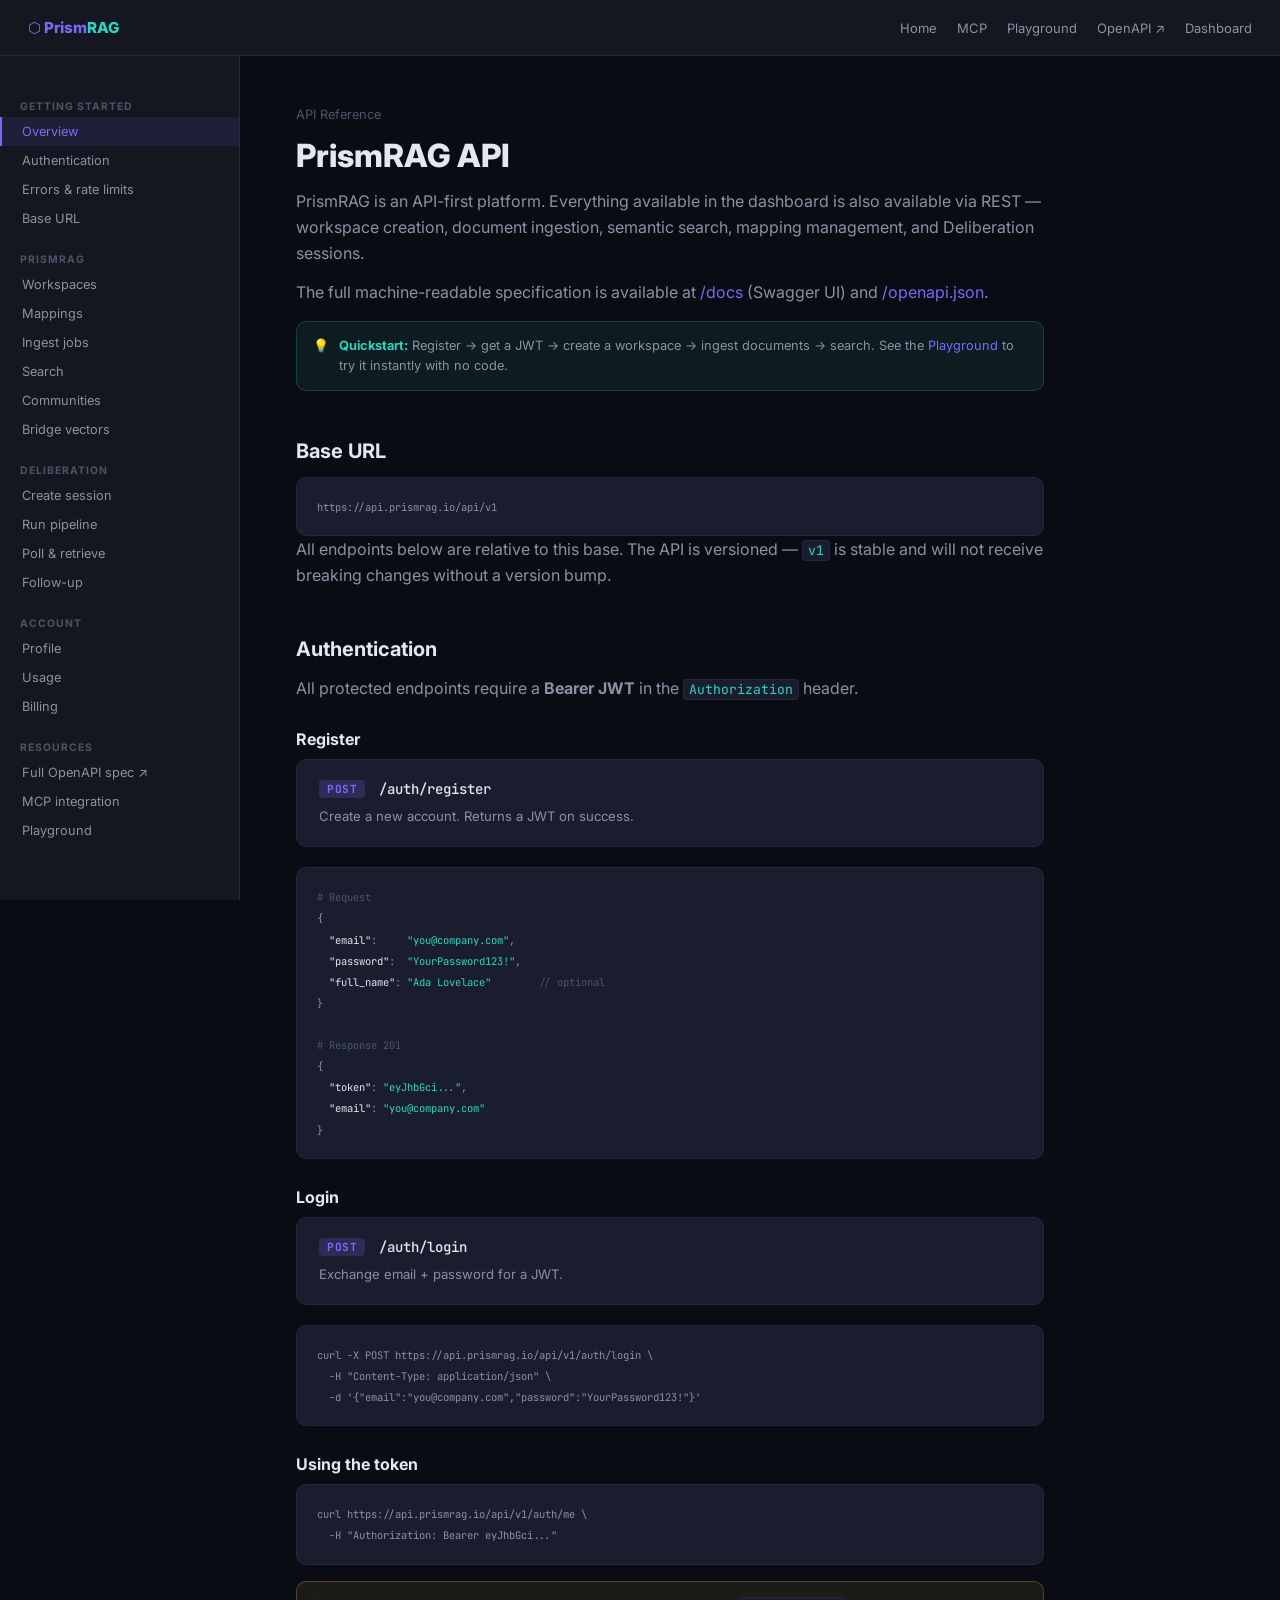
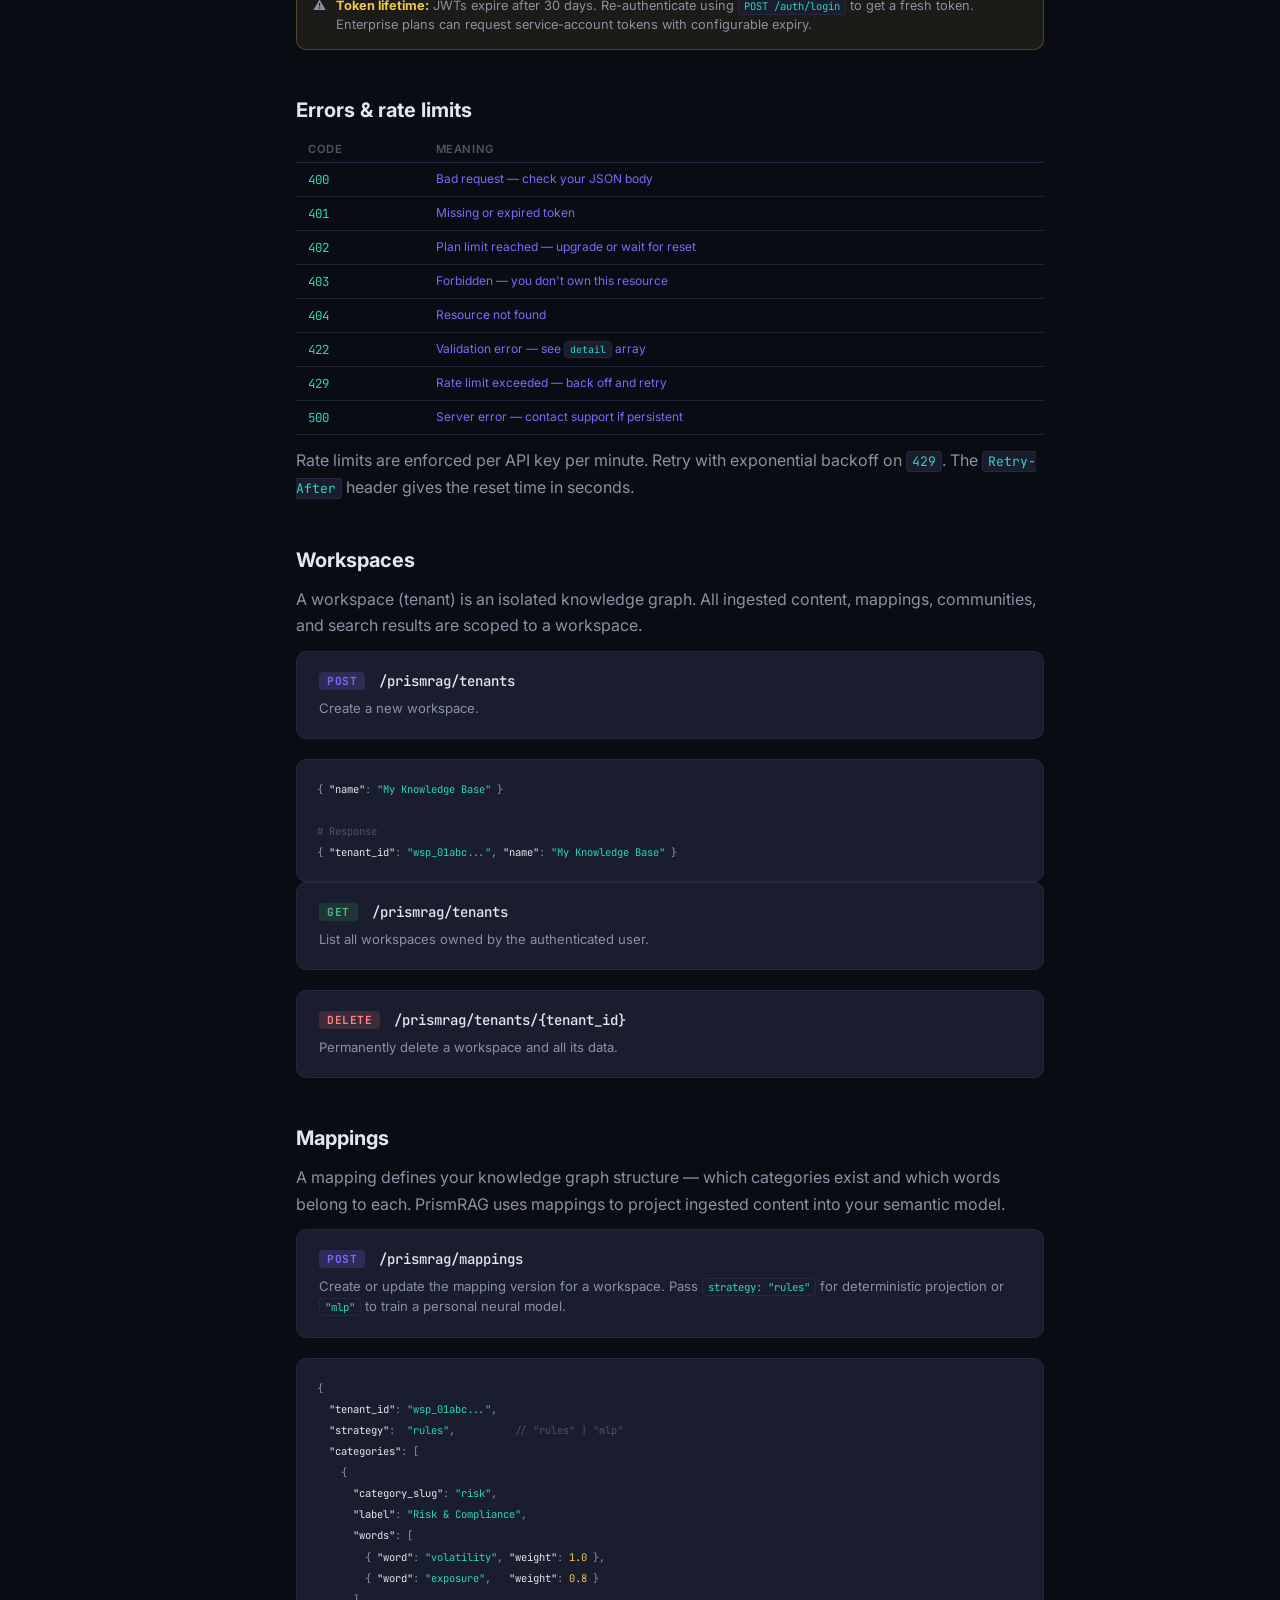
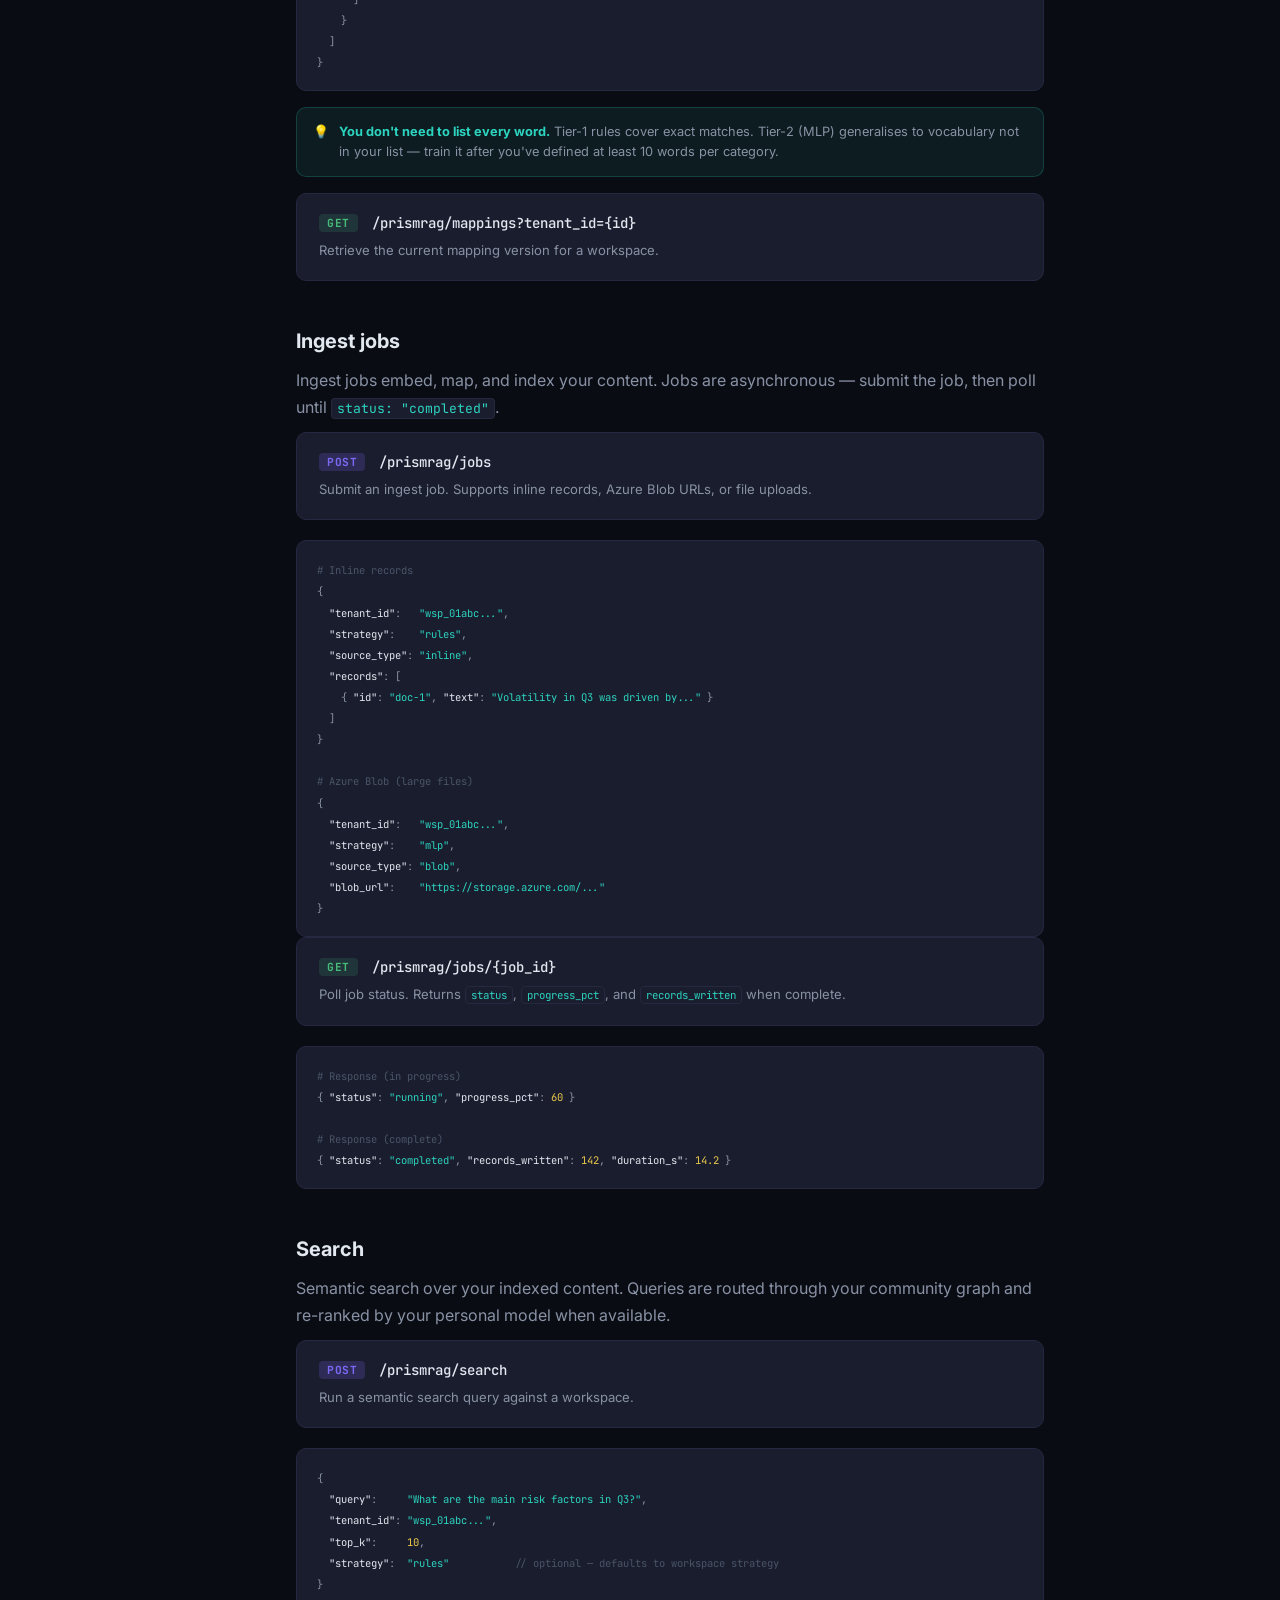
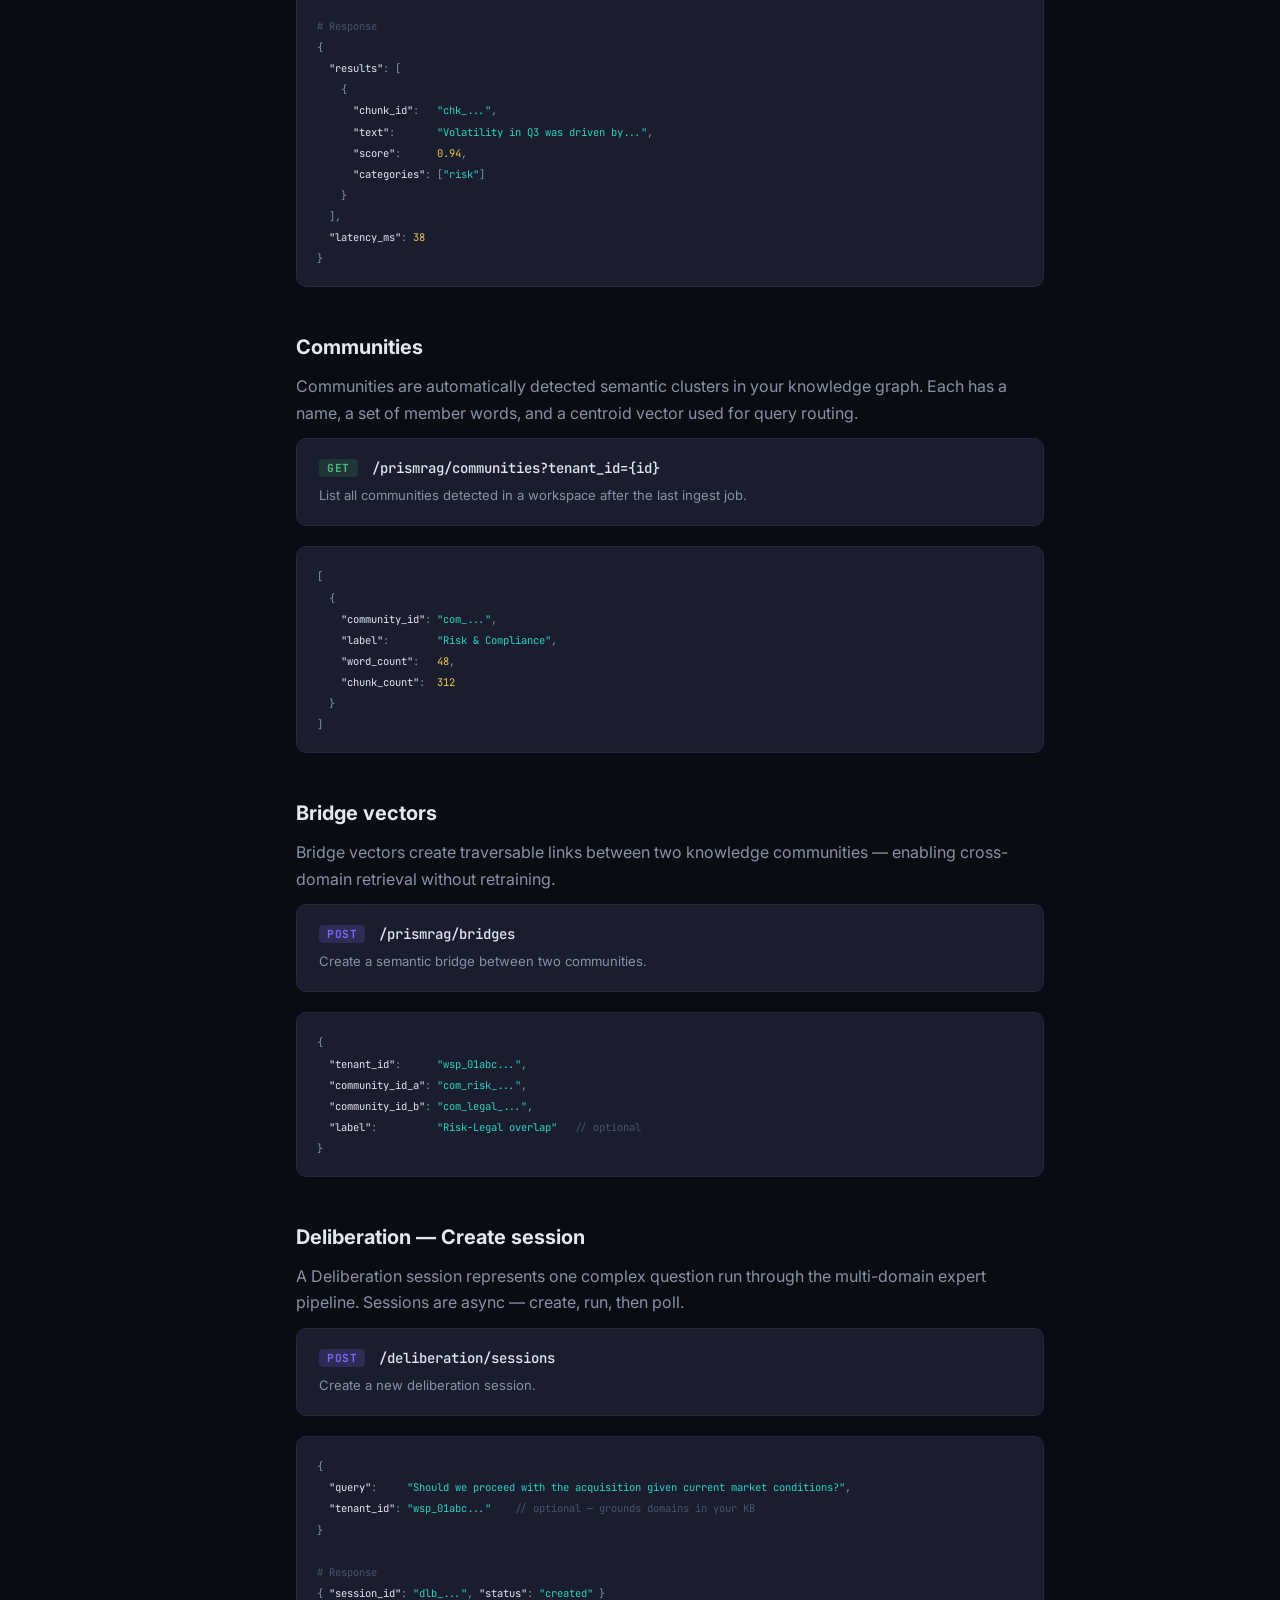
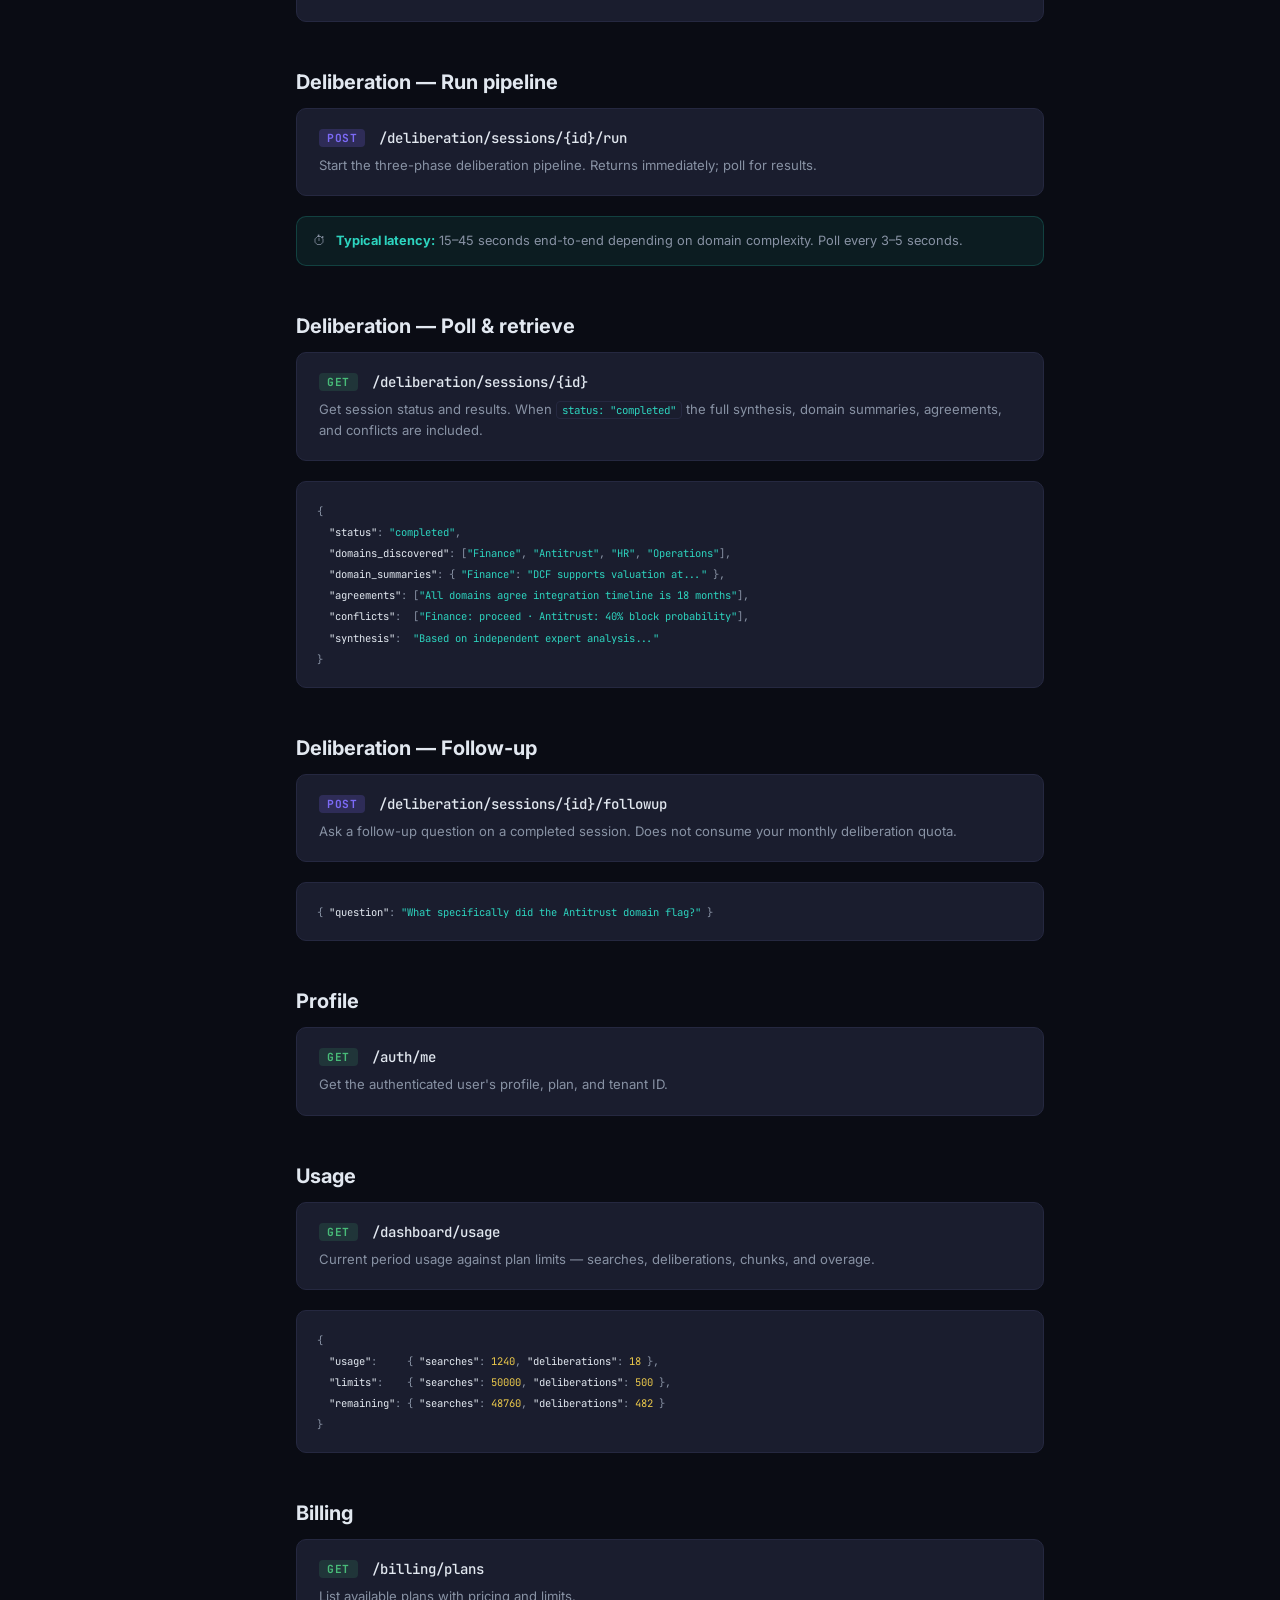
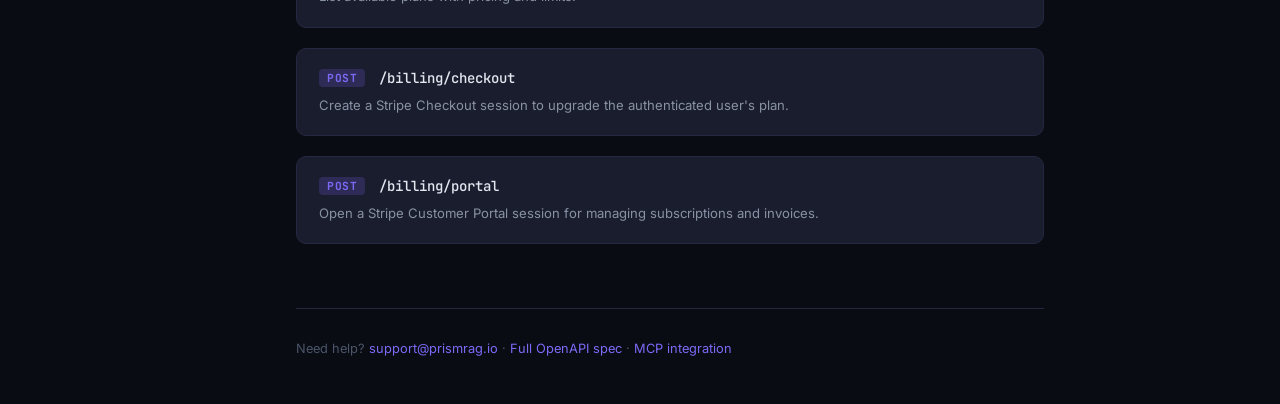
<file: web/api-docs.html>
<!DOCTYPE html>
<html lang="en">
<head>
  <meta charset="UTF-8"/>
  <meta name="viewport" content="width=device-width, initial-scale=1.0"/>
  <title>API Reference — PrismRAG</title>
  <meta name="description" content="PrismRAG REST API reference. Authenticate, create workspaces, ingest documents, run semantic search, and launch Deliberation sessions. Full OpenAPI spec available at /docs."/>
  <link rel="icon" href="/static/img/logo.svg" type="image/svg+xml"/>
  <link rel="preconnect" href="https://fonts.googleapis.com"/>
  <link href="https://fonts.googleapis.com/css2?family=Inter:wght@300;400;500;600;700;800&family=JetBrains+Mono:wght@400;500&display=swap" rel="stylesheet"/>
  <style>
:root {
  --bg:        #0a0c14;
  --bg2:       #0f1117;
  --surface:   #141720;
  --surface2:  #1a1d2e;
  --border:    #252840;
  --accent:    #7c6af7;
  --accent-dim:#4e3fbf;
  --teal:      #2dd4bf;
  --text:      #e2e8f0;
  --text-dim:  #8892a4;
  --text-muted:#4a5568;
  --green:     #48bb78;
  --red:       #fc8181;
  --yellow:    #ecc94b;
  --radius:    10px;
}
*,*::before,*::after{box-sizing:border-box;margin:0;padding:0}
body{font-family:'Inter',system-ui,sans-serif;background:var(--bg);color:var(--text);min-height:100vh;display:flex;flex-direction:column}
a{color:var(--accent);text-decoration:none}
a:hover{text-decoration:underline}
code{font-family:'JetBrains Mono',monospace;font-size:.82em;background:var(--surface2);border:1px solid var(--border);border-radius:4px;padding:1px 5px;color:var(--teal)}
pre{font-family:'JetBrains Mono',monospace;font-size:.8rem;background:var(--surface2);border:1px solid var(--border);border-radius:var(--radius);padding:18px 20px;overflow-x:auto;line-height:1.65;color:var(--text-dim)}
pre code{background:none;border:none;padding:0;color:inherit}
.c-kw{color:var(--accent)} .c-str{color:var(--teal)} .c-key{color:#e2e8f0} .c-num{color:var(--yellow)} .c-cmt{color:var(--text-muted)}
h1{font-size:2rem;font-weight:800;line-height:1.2;margin-bottom:12px}
h2{font-size:1.25rem;font-weight:700;margin:40px 0 14px;padding-top:8px}
h3{font-size:1rem;font-weight:700;margin:28px 0 10px}
p{color:var(--text-dim);line-height:1.65;margin-bottom:12px}
ul{color:var(--text-dim);line-height:1.8;padding-left:20px;margin-bottom:12px}

/* Layout */
.topnav{display:flex;align-items:center;height:56px;padding:0 28px;gap:20px;background:var(--surface);border-bottom:1px solid var(--border);position:sticky;top:0;z-index:100}
.topnav .logo{font-weight:800;font-size:.95rem;color:var(--accent);margin-right:auto}
.topnav .logo span{color:var(--teal)}
.topnav a{color:var(--text-dim);font-size:.8125rem}
.topnav a:hover{color:var(--text)}

.layout{display:grid;grid-template-columns:240px 1fr;flex:1;min-height:0}
.sidebar{background:var(--surface);border-right:1px solid var(--border);overflow-y:auto;padding:24px 0;position:sticky;top:56px;height:calc(100vh - 56px)}
.sidebar-section{padding:0 20px 4px;font-size:.65rem;font-weight:700;text-transform:uppercase;letter-spacing:1px;color:var(--text-muted);margin-top:20px}
.sidebar a{display:block;padding:7px 20px;font-size:.8rem;color:var(--text-dim);border-left:2px solid transparent;transition:all .15s}
.sidebar a:hover{color:var(--text);background:rgba(124,106,247,.08);text-decoration:none}
.sidebar a.active{color:var(--accent);border-left-color:var(--accent);background:rgba(124,106,247,.1)}

.content{overflow-y:auto;padding:48px 56px;max-width:860px}

/* Method badges */
.method{display:inline-block;padding:2px 8px;border-radius:4px;font-size:.7rem;font-weight:700;font-family:'JetBrains Mono',monospace;margin-right:8px;letter-spacing:.5px}
.GET{background:rgba(72,187,120,.15);color:var(--green)}
.POST{background:rgba(124,106,247,.2);color:var(--accent)}
.PATCH{background:rgba(236,201,75,.15);color:var(--yellow)}
.DELETE{background:rgba(252,129,129,.15);color:var(--red)}

.endpoint{background:var(--surface2);border:1px solid var(--border);border-radius:var(--radius);padding:20px 22px;margin-bottom:20px}
.endpoint-title{display:flex;align-items:center;font-family:'JetBrains Mono',monospace;font-size:.875rem;font-weight:500;color:var(--text);margin-bottom:8px;flex-wrap:wrap;gap:6px}
.endpoint-desc{font-size:.82rem;color:var(--text-dim);line-height:1.55;margin-bottom:0}

.params-table{width:100%;border-collapse:collapse;margin:12px 0;font-size:.8rem}
.params-table th{text-align:left;padding:6px 12px;color:var(--text-muted);font-weight:600;font-size:.7rem;text-transform:uppercase;letter-spacing:.6px;border-bottom:1px solid var(--border)}
.params-table td{padding:8px 12px;border-bottom:1px solid var(--border2,#1e2135);color:var(--text-dim);vertical-align:top}
.params-table td:first-child{font-family:'JetBrains Mono',monospace;color:var(--teal);font-size:.78rem;white-space:nowrap}
.params-table td:nth-child(2){color:var(--accent);font-size:.75rem;white-space:nowrap}
.req-badge{display:inline-block;font-size:.6rem;padding:1px 5px;border-radius:3px;background:rgba(252,129,129,.15);color:var(--red);font-weight:700;margin-left:4px}
.opt-badge{display:inline-block;font-size:.6rem;padding:1px 5px;border-radius:3px;background:rgba(72,187,120,.1);color:var(--green);font-weight:700;margin-left:4px}

.tip{display:flex;gap:10px;background:rgba(45,212,191,.08);border:1px solid rgba(45,212,191,.2);border-radius:var(--radius);padding:14px 16px;margin:16px 0;font-size:.8rem;color:var(--text-dim);line-height:1.55}
.tip strong{color:var(--teal)}
.warn{background:rgba(236,201,75,.08);border-color:rgba(236,201,75,.25)}
.warn strong{color:var(--yellow)}

.tag{display:inline-block;padding:2px 8px;border-radius:20px;font-size:.68rem;font-weight:600;background:var(--surface2);border:1px solid var(--border);color:var(--text-dim);margin:2px}

@media(max-width:768px){
  .layout{grid-template-columns:1fr}
  .sidebar{display:none}
  .content{padding:28px 20px}
}
  </style>
</head>
<body>

<nav class="topnav">
  <span class="logo">⬡ Prism<span>RAG</span></span>
  <a href="/">Home</a>
  <a href="/mcp.html">MCP</a>
  <a href="/playground.html">Playground</a>
  <a href="/docs" target="_blank">OpenAPI ↗</a>
  <a href="/dashboard.html">Dashboard</a>
</nav>

<div class="layout">
  <nav class="sidebar">
    <div class="sidebar-section">Getting started</div>
    <a href="#overview" class="active">Overview</a>
    <a href="#auth">Authentication</a>
    <a href="#errors">Errors & rate limits</a>
    <a href="#base-url">Base URL</a>

    <div class="sidebar-section">PrismRAG</div>
    <a href="#workspaces">Workspaces</a>
    <a href="#mappings">Mappings</a>
    <a href="#ingest">Ingest jobs</a>
    <a href="#search">Search</a>
    <a href="#communities">Communities</a>
    <a href="#bridges">Bridge vectors</a>

    <div class="sidebar-section">Deliberation</div>
    <a href="#delib-create">Create session</a>
    <a href="#delib-run">Run pipeline</a>
    <a href="#delib-poll">Poll & retrieve</a>
    <a href="#delib-followup">Follow-up</a>

    <div class="sidebar-section">Account</div>
    <a href="#account-me">Profile</a>
    <a href="#account-usage">Usage</a>
    <a href="#billing">Billing</a>

    <div class="sidebar-section">Resources</div>
    <a href="/docs" target="_blank">Full OpenAPI spec ↗</a>
    <a href="/mcp.html">MCP integration</a>
    <a href="/playground.html">Playground</a>
  </nav>

  <main class="content">

    <!-- ── Overview ── -->
    <section id="overview">
      <p style="color:var(--text-muted);font-size:.8rem;margin-bottom:12px">API Reference</p>
      <h1>PrismRAG API</h1>
      <p>PrismRAG is an API-first platform. Everything available in the dashboard is also available via REST — workspace creation, document ingestion, semantic search, mapping management, and Deliberation sessions.</p>
      <p>The full machine-readable specification is available at <a href="/docs" target="_blank">/docs</a> (Swagger UI) and <a href="/openapi.json" target="_blank">/openapi.json</a>.</p>

      <div class="tip">
        <span>💡</span>
        <div><strong>Quickstart:</strong> Register → get a JWT → create a workspace → ingest documents → search. See the <a href="/playground.html">Playground</a> to try it instantly with no code.</div>
      </div>
    </section>

    <!-- ── Base URL ── -->
    <section id="base-url">
      <h2>Base URL</h2>
      <pre><code>https://api.prismrag.io/api/v1</code></pre>
      <p>All endpoints below are relative to this base. The API is versioned — <code>v1</code> is stable and will not receive breaking changes without a version bump.</p>
    </section>

    <!-- ── Auth ── -->
    <section id="auth">
      <h2>Authentication</h2>
      <p>All protected endpoints require a <strong>Bearer JWT</strong> in the <code>Authorization</code> header.</p>

      <h3>Register</h3>
      <div class="endpoint">
        <div class="endpoint-title"><span class="method POST">POST</span>/auth/register</div>
        <div class="endpoint-desc">Create a new account. Returns a JWT on success.</div>
      </div>
      <pre><code><span class="c-cmt"># Request</span>
{
  <span class="c-key">"email"</span>:     <span class="c-str">"you@company.com"</span>,
  <span class="c-key">"password"</span>:  <span class="c-str">"YourPassword123!"</span>,
  <span class="c-key">"full_name"</span>: <span class="c-str">"Ada Lovelace"</span>        <span class="c-cmt">// optional</span>
}

<span class="c-cmt"># Response 201</span>
{
  <span class="c-key">"token"</span>: <span class="c-str">"eyJhbGci..."</span>,
  <span class="c-key">"email"</span>: <span class="c-str">"you@company.com"</span>
}</code></pre>

      <h3>Login</h3>
      <div class="endpoint">
        <div class="endpoint-title"><span class="method POST">POST</span>/auth/login</div>
        <div class="endpoint-desc">Exchange email + password for a JWT.</div>
      </div>
      <pre><code>curl -X POST https://api.prismrag.io/api/v1/auth/login \
  -H "Content-Type: application/json" \
  -d '{"email":"you@company.com","password":"YourPassword123!"}'</code></pre>

      <h3>Using the token</h3>
      <pre><code>curl https://api.prismrag.io/api/v1/auth/me \
  -H "Authorization: Bearer eyJhbGci..."</code></pre>

      <div class="tip warn">
        <span>⚠️</span>
        <div><strong>Token lifetime:</strong> JWTs expire after 30 days. Re-authenticate using <code>POST /auth/login</code> to get a fresh token. Enterprise plans can request service-account tokens with configurable expiry.</div>
      </div>
    </section>

    <!-- ── Errors ── -->
    <section id="errors">
      <h2>Errors &amp; rate limits</h2>
      <table class="params-table">
        <tr><th>Code</th><th>Meaning</th></tr>
        <tr><td>400</td><td>Bad request — check your JSON body</td></tr>
        <tr><td>401</td><td>Missing or expired token</td></tr>
        <tr><td>402</td><td>Plan limit reached — upgrade or wait for reset</td></tr>
        <tr><td>403</td><td>Forbidden — you don't own this resource</td></tr>
        <tr><td>404</td><td>Resource not found</td></tr>
        <tr><td>422</td><td>Validation error — see <code>detail</code> array</td></tr>
        <tr><td>429</td><td>Rate limit exceeded — back off and retry</td></tr>
        <tr><td>500</td><td>Server error — contact support if persistent</td></tr>
      </table>

      <p>Rate limits are enforced per API key per minute. Retry with exponential backoff on <code>429</code>. The <code>Retry-After</code> header gives the reset time in seconds.</p>
    </section>

    <!-- ── Workspaces ── -->
    <section id="workspaces">
      <h2>Workspaces</h2>
      <p>A workspace (tenant) is an isolated knowledge graph. All ingested content, mappings, communities, and search results are scoped to a workspace.</p>

      <div class="endpoint">
        <div class="endpoint-title"><span class="method POST">POST</span>/prismrag/tenants</div>
        <div class="endpoint-desc">Create a new workspace.</div>
      </div>
      <pre><code>{ <span class="c-key">"name"</span>: <span class="c-str">"My Knowledge Base"</span> }

<span class="c-cmt"># Response</span>
{ <span class="c-key">"tenant_id"</span>: <span class="c-str">"wsp_01abc..."</span>, <span class="c-key">"name"</span>: <span class="c-str">"My Knowledge Base"</span> }</code></pre>

      <div class="endpoint">
        <div class="endpoint-title"><span class="method GET">GET</span>/prismrag/tenants</div>
        <div class="endpoint-desc">List all workspaces owned by the authenticated user.</div>
      </div>

      <div class="endpoint">
        <div class="endpoint-title"><span class="method DELETE">DELETE</span>/prismrag/tenants/{tenant_id}</div>
        <div class="endpoint-desc">Permanently delete a workspace and all its data.</div>
      </div>
    </section>

    <!-- ── Mappings ── -->
    <section id="mappings">
      <h2>Mappings</h2>
      <p>A mapping defines your knowledge graph structure — which categories exist and which words belong to each. PrismRAG uses mappings to project ingested content into your semantic model.</p>

      <div class="endpoint">
        <div class="endpoint-title"><span class="method POST">POST</span>/prismrag/mappings</div>
        <div class="endpoint-desc">Create or update the mapping version for a workspace. Pass <code>strategy: "rules"</code> for deterministic projection or <code>"mlp"</code> to train a personal neural model.</div>
      </div>
      <pre><code>{
  <span class="c-key">"tenant_id"</span>: <span class="c-str">"wsp_01abc..."</span>,
  <span class="c-key">"strategy"</span>:  <span class="c-str">"rules"</span>,          <span class="c-cmt">// "rules" | "mlp"</span>
  <span class="c-key">"categories"</span>: [
    {
      <span class="c-key">"category_slug"</span>: <span class="c-str">"risk"</span>,
      <span class="c-key">"label"</span>: <span class="c-str">"Risk &amp; Compliance"</span>,
      <span class="c-key">"words"</span>: [
        { <span class="c-key">"word"</span>: <span class="c-str">"volatility"</span>, <span class="c-key">"weight"</span>: <span class="c-num">1.0</span> },
        { <span class="c-key">"word"</span>: <span class="c-str">"exposure"</span>,   <span class="c-key">"weight"</span>: <span class="c-num">0.8</span> }
      ]
    }
  ]
}</code></pre>

      <div class="tip">
        <span>💡</span>
        <div><strong>You don't need to list every word.</strong> Tier-1 rules cover exact matches. Tier-2 (MLP) generalises to vocabulary not in your list — train it after you've defined at least 10 words per category.</div>
      </div>

      <div class="endpoint">
        <div class="endpoint-title"><span class="method GET">GET</span>/prismrag/mappings?tenant_id={id}</div>
        <div class="endpoint-desc">Retrieve the current mapping version for a workspace.</div>
      </div>
    </section>

    <!-- ── Ingest ── -->
    <section id="ingest">
      <h2>Ingest jobs</h2>
      <p>Ingest jobs embed, map, and index your content. Jobs are asynchronous — submit the job, then poll until <code>status: "completed"</code>.</p>

      <div class="endpoint">
        <div class="endpoint-title"><span class="method POST">POST</span>/prismrag/jobs</div>
        <div class="endpoint-desc">Submit an ingest job. Supports inline records, Azure Blob URLs, or file uploads.</div>
      </div>
      <pre><code><span class="c-cmt"># Inline records</span>
{
  <span class="c-key">"tenant_id"</span>:   <span class="c-str">"wsp_01abc..."</span>,
  <span class="c-key">"strategy"</span>:    <span class="c-str">"rules"</span>,
  <span class="c-key">"source_type"</span>: <span class="c-str">"inline"</span>,
  <span class="c-key">"records"</span>: [
    { <span class="c-key">"id"</span>: <span class="c-str">"doc-1"</span>, <span class="c-key">"text"</span>: <span class="c-str">"Volatility in Q3 was driven by..."</span> }
  ]
}

<span class="c-cmt"># Azure Blob (large files)</span>
{
  <span class="c-key">"tenant_id"</span>:   <span class="c-str">"wsp_01abc..."</span>,
  <span class="c-key">"strategy"</span>:    <span class="c-str">"mlp"</span>,
  <span class="c-key">"source_type"</span>: <span class="c-str">"blob"</span>,
  <span class="c-key">"blob_url"</span>:    <span class="c-str">"https://storage.azure.com/..."</span>
}</code></pre>

      <div class="endpoint">
        <div class="endpoint-title"><span class="method GET">GET</span>/prismrag/jobs/{job_id}</div>
        <div class="endpoint-desc">Poll job status. Returns <code>status</code>, <code>progress_pct</code>, and <code>records_written</code> when complete.</div>
      </div>
      <pre><code><span class="c-cmt"># Response (in progress)</span>
{ <span class="c-key">"status"</span>: <span class="c-str">"running"</span>, <span class="c-key">"progress_pct"</span>: <span class="c-num">60</span> }

<span class="c-cmt"># Response (complete)</span>
{ <span class="c-key">"status"</span>: <span class="c-str">"completed"</span>, <span class="c-key">"records_written"</span>: <span class="c-num">142</span>, <span class="c-key">"duration_s"</span>: <span class="c-num">14.2</span> }</code></pre>
    </section>

    <!-- ── Search ── -->
    <section id="search">
      <h2>Search</h2>
      <p>Semantic search over your indexed content. Queries are routed through your community graph and re-ranked by your personal model when available.</p>

      <div class="endpoint">
        <div class="endpoint-title"><span class="method POST">POST</span>/prismrag/search</div>
        <div class="endpoint-desc">Run a semantic search query against a workspace.</div>
      </div>
      <pre><code>{
  <span class="c-key">"query"</span>:     <span class="c-str">"What are the main risk factors in Q3?"</span>,
  <span class="c-key">"tenant_id"</span>: <span class="c-str">"wsp_01abc..."</span>,
  <span class="c-key">"top_k"</span>:     <span class="c-num">10</span>,
  <span class="c-key">"strategy"</span>:  <span class="c-str">"rules"</span>           <span class="c-cmt">// optional — defaults to workspace strategy</span>
}

<span class="c-cmt"># Response</span>
{
  <span class="c-key">"results"</span>: [
    {
      <span class="c-key">"chunk_id"</span>:   <span class="c-str">"chk_..."</span>,
      <span class="c-key">"text"</span>:       <span class="c-str">"Volatility in Q3 was driven by..."</span>,
      <span class="c-key">"score"</span>:      <span class="c-num">0.94</span>,
      <span class="c-key">"categories"</span>: [<span class="c-str">"risk"</span>]
    }
  ],
  <span class="c-key">"latency_ms"</span>: <span class="c-num">38</span>
}</code></pre>
    </section>

    <!-- ── Communities ── -->
    <section id="communities">
      <h2>Communities</h2>
      <p>Communities are automatically detected semantic clusters in your knowledge graph. Each has a name, a set of member words, and a centroid vector used for query routing.</p>

      <div class="endpoint">
        <div class="endpoint-title"><span class="method GET">GET</span>/prismrag/communities?tenant_id={id}</div>
        <div class="endpoint-desc">List all communities detected in a workspace after the last ingest job.</div>
      </div>
      <pre><code>[
  {
    <span class="c-key">"community_id"</span>: <span class="c-str">"com_..."</span>,
    <span class="c-key">"label"</span>:        <span class="c-str">"Risk &amp; Compliance"</span>,
    <span class="c-key">"word_count"</span>:   <span class="c-num">48</span>,
    <span class="c-key">"chunk_count"</span>:  <span class="c-num">312</span>
  }
]</code></pre>
    </section>

    <!-- ── Bridges ── -->
    <section id="bridges">
      <h2>Bridge vectors</h2>
      <p>Bridge vectors create traversable links between two knowledge communities — enabling cross-domain retrieval without retraining.</p>

      <div class="endpoint">
        <div class="endpoint-title"><span class="method POST">POST</span>/prismrag/bridges</div>
        <div class="endpoint-desc">Create a semantic bridge between two communities.</div>
      </div>
      <pre><code>{
  <span class="c-key">"tenant_id"</span>:      <span class="c-str">"wsp_01abc..."</span>,
  <span class="c-key">"community_id_a"</span>: <span class="c-str">"com_risk_..."</span>,
  <span class="c-key">"community_id_b"</span>: <span class="c-str">"com_legal_..."</span>,
  <span class="c-key">"label"</span>:          <span class="c-str">"Risk-Legal overlap"</span>   <span class="c-cmt">// optional</span>
}</code></pre>
    </section>

    <!-- ── Deliberation ── -->
    <section id="delib-create">
      <h2>Deliberation — Create session</h2>
      <p>A Deliberation session represents one complex question run through the multi-domain expert pipeline. Sessions are async — create, run, then poll.</p>

      <div class="endpoint">
        <div class="endpoint-title"><span class="method POST">POST</span>/deliberation/sessions</div>
        <div class="endpoint-desc">Create a new deliberation session.</div>
      </div>
      <pre><code>{
  <span class="c-key">"query"</span>:     <span class="c-str">"Should we proceed with the acquisition given current market conditions?"</span>,
  <span class="c-key">"tenant_id"</span>: <span class="c-str">"wsp_01abc..."</span>    <span class="c-cmt">// optional — grounds domains in your KB</span>
}

<span class="c-cmt"># Response</span>
{ <span class="c-key">"session_id"</span>: <span class="c-str">"dlb_..."</span>, <span class="c-key">"status"</span>: <span class="c-str">"created"</span> }</code></pre>
    </section>

    <section id="delib-run">
      <h2>Deliberation — Run pipeline</h2>
      <div class="endpoint">
        <div class="endpoint-title"><span class="method POST">POST</span>/deliberation/sessions/{id}/run</div>
        <div class="endpoint-desc">Start the three-phase deliberation pipeline. Returns immediately; poll for results.</div>
      </div>

      <div class="tip">
        <span>⏱</span>
        <div><strong>Typical latency:</strong> 15–45 seconds end-to-end depending on domain complexity. Poll every 3–5 seconds.</div>
      </div>
    </section>

    <section id="delib-poll">
      <h2>Deliberation — Poll &amp; retrieve</h2>
      <div class="endpoint">
        <div class="endpoint-title"><span class="method GET">GET</span>/deliberation/sessions/{id}</div>
        <div class="endpoint-desc">Get session status and results. When <code>status: "completed"</code> the full synthesis, domain summaries, agreements, and conflicts are included.</div>
      </div>
      <pre><code>{
  <span class="c-key">"status"</span>: <span class="c-str">"completed"</span>,
  <span class="c-key">"domains_discovered"</span>: [<span class="c-str">"Finance"</span>, <span class="c-str">"Antitrust"</span>, <span class="c-str">"HR"</span>, <span class="c-str">"Operations"</span>],
  <span class="c-key">"domain_summaries"</span>: { <span class="c-str">"Finance"</span>: <span class="c-str">"DCF supports valuation at..."</span> },
  <span class="c-key">"agreements"</span>: [<span class="c-str">"All domains agree integration timeline is 18 months"</span>],
  <span class="c-key">"conflicts"</span>:  [<span class="c-str">"Finance: proceed · Antitrust: 40% block probability"</span>],
  <span class="c-key">"synthesis"</span>:  <span class="c-str">"Based on independent expert analysis..."</span>
}</code></pre>
    </section>

    <section id="delib-followup">
      <h2>Deliberation — Follow-up</h2>
      <div class="endpoint">
        <div class="endpoint-title"><span class="method POST">POST</span>/deliberation/sessions/{id}/followup</div>
        <div class="endpoint-desc">Ask a follow-up question on a completed session. Does not consume your monthly deliberation quota.</div>
      </div>
      <pre><code>{ <span class="c-key">"question"</span>: <span class="c-str">"What specifically did the Antitrust domain flag?"</span> }</code></pre>
    </section>

    <!-- ── Account ── -->
    <section id="account-me">
      <h2>Profile</h2>
      <div class="endpoint">
        <div class="endpoint-title"><span class="method GET">GET</span>/auth/me</div>
        <div class="endpoint-desc">Get the authenticated user's profile, plan, and tenant ID.</div>
      </div>
    </section>

    <section id="account-usage">
      <h2>Usage</h2>
      <div class="endpoint">
        <div class="endpoint-title"><span class="method GET">GET</span>/dashboard/usage</div>
        <div class="endpoint-desc">Current period usage against plan limits — searches, deliberations, chunks, and overage.</div>
      </div>
      <pre><code>{
  <span class="c-key">"usage"</span>:     { <span class="c-key">"searches"</span>: <span class="c-num">1240</span>, <span class="c-key">"deliberations"</span>: <span class="c-num">18</span> },
  <span class="c-key">"limits"</span>:    { <span class="c-key">"searches"</span>: <span class="c-num">50000</span>, <span class="c-key">"deliberations"</span>: <span class="c-num">500</span> },
  <span class="c-key">"remaining"</span>: { <span class="c-key">"searches"</span>: <span class="c-num">48760</span>, <span class="c-key">"deliberations"</span>: <span class="c-num">482</span> }
}</code></pre>
    </section>

    <section id="billing">
      <h2>Billing</h2>
      <div class="endpoint">
        <div class="endpoint-title"><span class="method GET">GET</span>/billing/plans</div>
        <div class="endpoint-desc">List available plans with pricing and limits.</div>
      </div>
      <div class="endpoint">
        <div class="endpoint-title"><span class="method POST">POST</span>/billing/checkout</div>
        <div class="endpoint-desc">Create a Stripe Checkout session to upgrade the authenticated user's plan.</div>
      </div>
      <div class="endpoint">
        <div class="endpoint-title"><span class="method POST">POST</span>/billing/portal</div>
        <div class="endpoint-desc">Open a Stripe Customer Portal session for managing subscriptions and invoices.</div>
      </div>
    </section>

    <div style="margin-top:64px;padding-top:32px;border-top:1px solid var(--border);font-size:.8rem;color:var(--text-muted)">
      Need help? <a href="mailto:support@prismrag.io">support@prismrag.io</a> · <a href="/docs" target="_blank">Full OpenAPI spec</a> · <a href="/mcp.html">MCP integration</a>
    </div>

  </main>
</div>

<script>
// Highlight active sidebar link on scroll
const sections = document.querySelectorAll('section[id]');
const links = document.querySelectorAll('.sidebar a[href^="#"]');
const obs = new IntersectionObserver(entries => {
  entries.forEach(e => {
    if (e.isIntersecting) {
      links.forEach(l => l.classList.remove('active'));
      const active = document.querySelector(`.sidebar a[href="#${e.target.id}"]`);
      if (active) active.classList.add('active');
    }
  });
}, { rootMargin: '-30% 0px -60% 0px' });
sections.forEach(s => obs.observe(s));
</script>
</body>
</html>
</file>
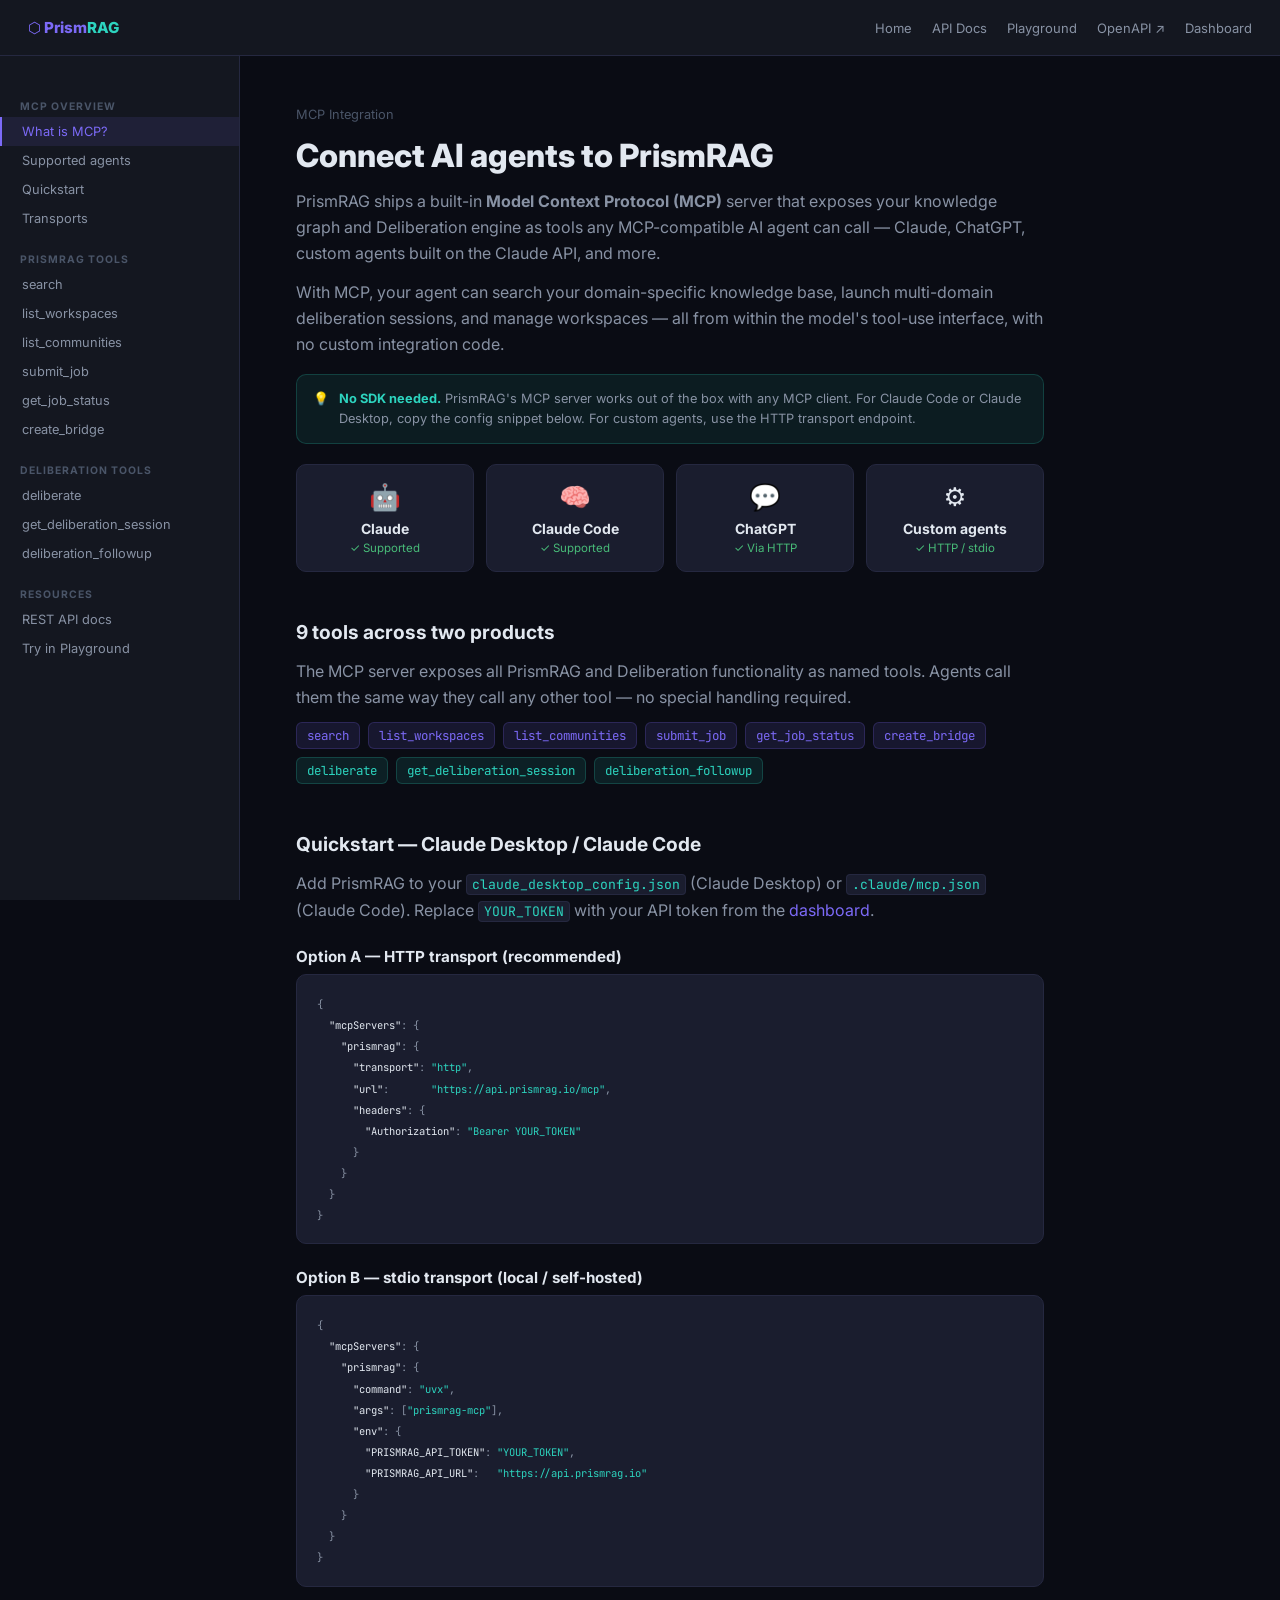
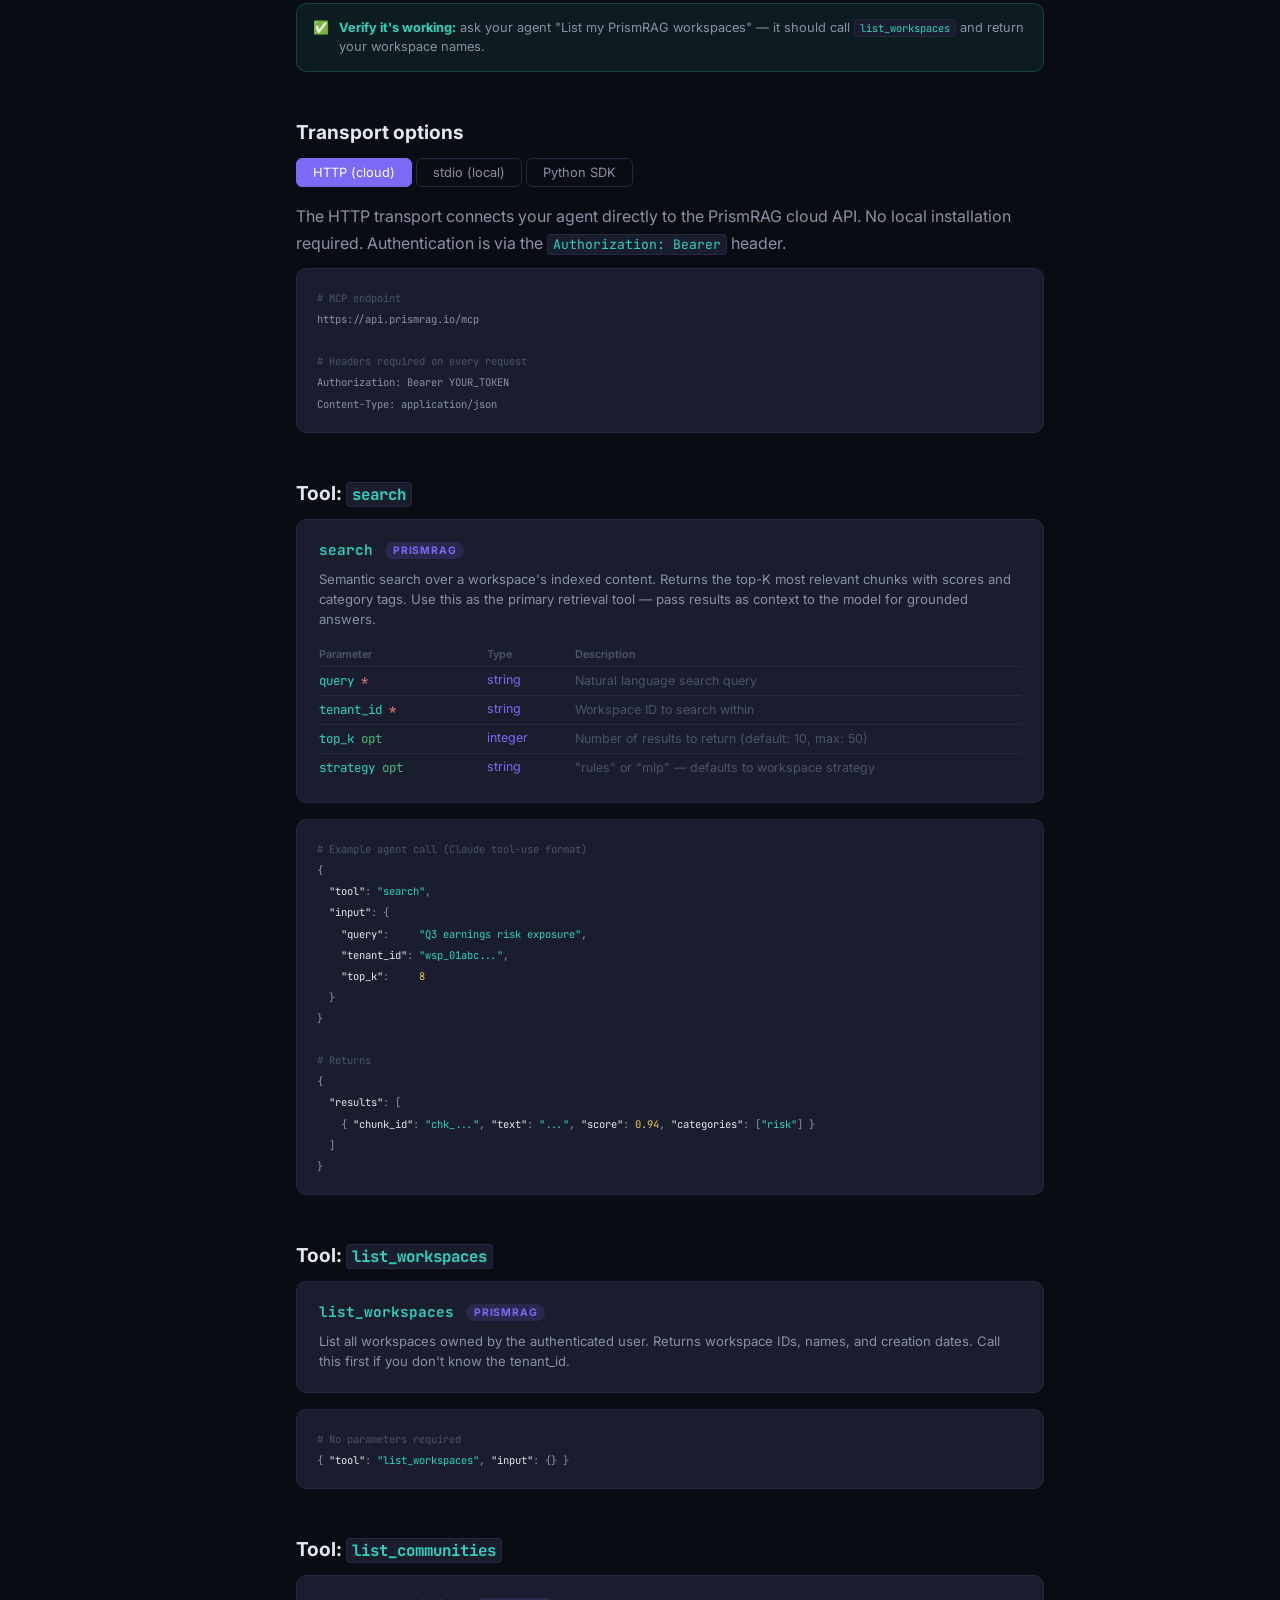
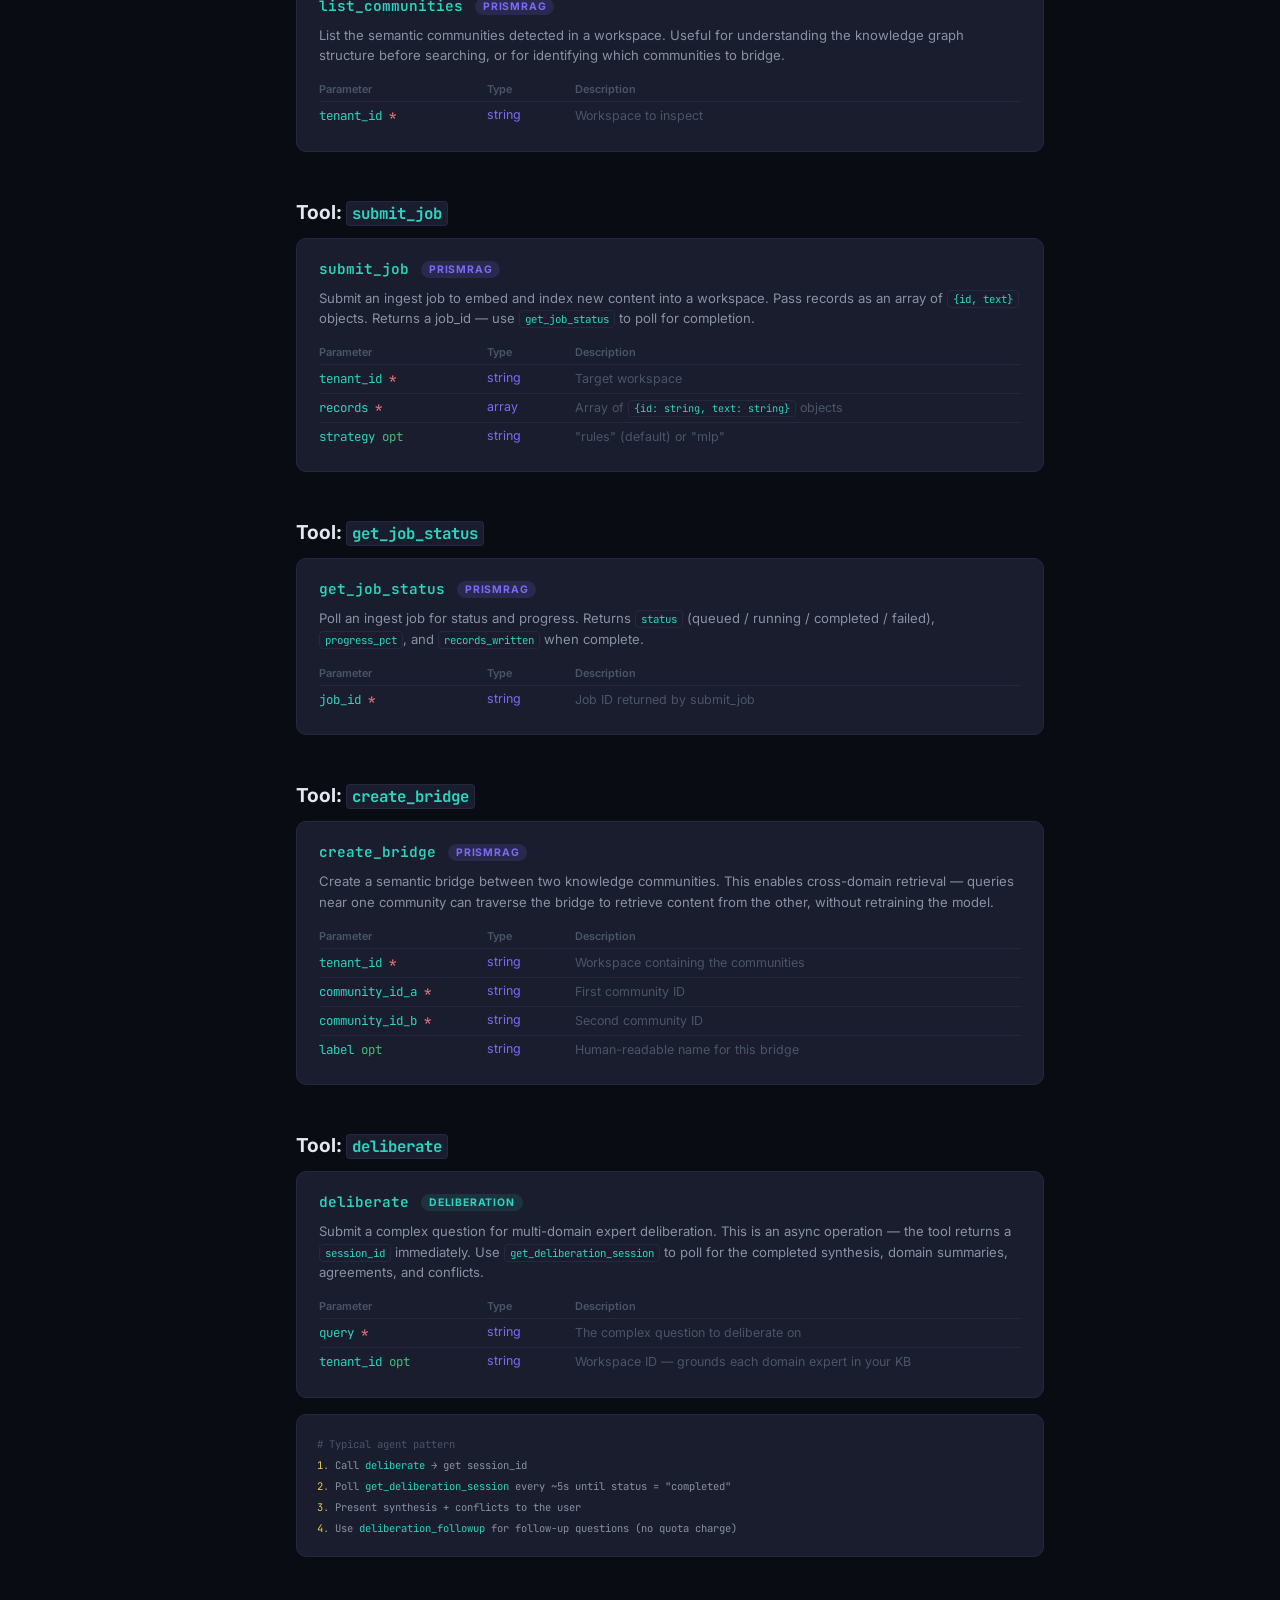
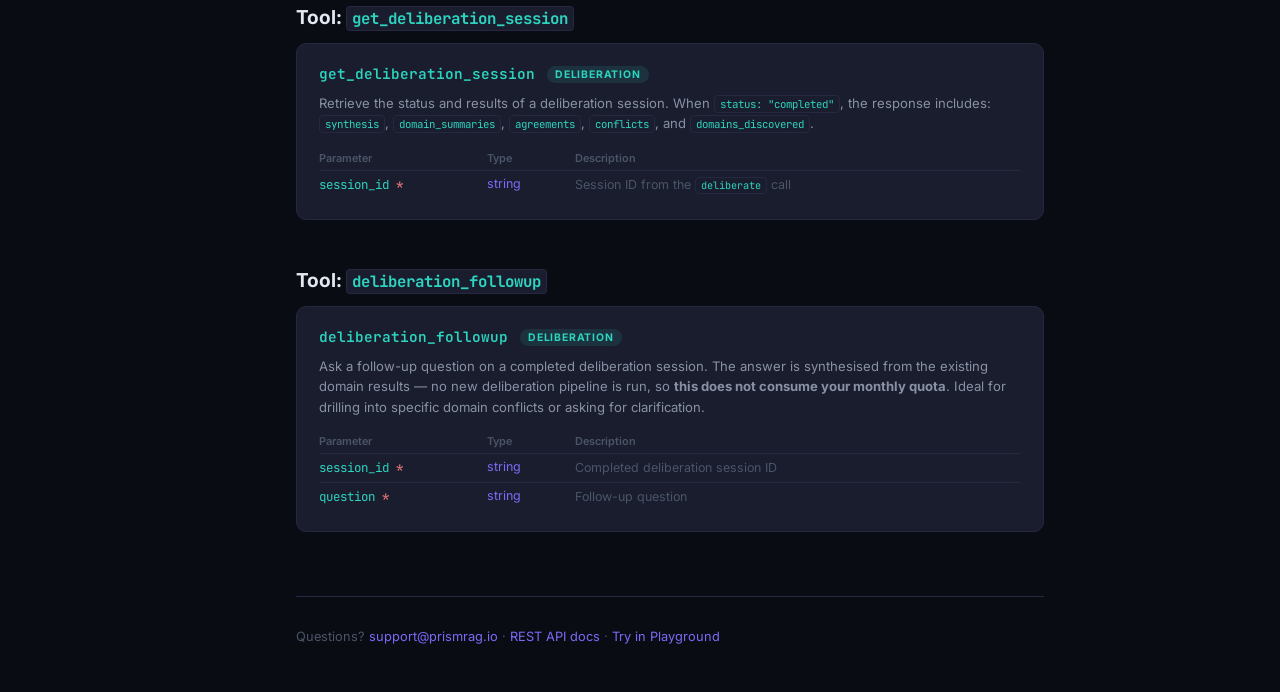
<file: web/mcp.html>
<!DOCTYPE html>
<html lang="en">
<head>
  <meta charset="UTF-8"/>
  <meta name="viewport" content="width=device-width, initial-scale=1.0"/>
  <title>MCP Integration — PrismRAG</title>
  <meta name="description" content="Connect Claude, ChatGPT, and custom AI agents to PrismRAG via the Model Context Protocol (MCP). 9 tools: search, deliberate, manage workspaces, and more — via stdio or HTTP transport."/>
  <link rel="icon" href="/static/img/logo.svg" type="image/svg+xml"/>
  <link rel="preconnect" href="https://fonts.googleapis.com"/>
  <link href="https://fonts.googleapis.com/css2?family=Inter:wght@300;400;500;600;700;800&family=JetBrains+Mono:wght@400;500&display=swap" rel="stylesheet"/>
  <style>
:root {
  --bg:        #0a0c14;
  --bg2:       #0f1117;
  --surface:   #141720;
  --surface2:  #1a1d2e;
  --border:    #252840;
  --accent:    #7c6af7;
  --teal:      #2dd4bf;
  --green:     #48bb78;
  --yellow:    #ecc94b;
  --red:       #fc8181;
  --text:      #e2e8f0;
  --text-dim:  #8892a4;
  --text-muted:#4a5568;
  --radius:    10px;
}
*,*::before,*::after{box-sizing:border-box;margin:0;padding:0}
body{font-family:'Inter',system-ui,sans-serif;background:var(--bg);color:var(--text);min-height:100vh;display:flex;flex-direction:column}
a{color:var(--accent);text-decoration:none}
a:hover{text-decoration:underline}
code{font-family:'JetBrains Mono',monospace;font-size:.82em;background:var(--surface2);border:1px solid var(--border);border-radius:4px;padding:1px 5px;color:var(--teal)}
pre{font-family:'JetBrains Mono',monospace;font-size:.8rem;background:var(--surface2);border:1px solid var(--border);border-radius:var(--radius);padding:18px 20px;overflow-x:auto;line-height:1.65;color:var(--text-dim)}
pre code{background:none;border:none;padding:0;color:inherit}
.c-kw{color:var(--accent)} .c-str{color:var(--teal)} .c-key{color:#e2e8f0} .c-num{color:var(--yellow)} .c-cmt{color:var(--text-muted)} .c-bool{color:#f6ad55}
h1{font-size:2rem;font-weight:800;line-height:1.2;margin-bottom:12px}
h2{font-size:1.2rem;font-weight:700;margin:40px 0 14px;padding-top:8px}
h3{font-size:.95rem;font-weight:700;margin:24px 0 8px;color:var(--text)}
p{color:var(--text-dim);line-height:1.65;margin-bottom:12px}
ul{color:var(--text-dim);line-height:1.8;padding-left:20px;margin-bottom:12px}

.topnav{display:flex;align-items:center;height:56px;padding:0 28px;gap:20px;background:var(--surface);border-bottom:1px solid var(--border);position:sticky;top:0;z-index:100}
.topnav .logo{font-weight:800;font-size:.95rem;color:var(--accent);margin-right:auto}
.topnav .logo span{color:var(--teal)}
.topnav a{color:var(--text-dim);font-size:.8125rem}
.topnav a:hover{color:var(--text)}

.layout{display:grid;grid-template-columns:240px 1fr;flex:1;min-height:0}
.sidebar{background:var(--surface);border-right:1px solid var(--border);overflow-y:auto;padding:24px 0;position:sticky;top:56px;height:calc(100vh - 56px)}
.sidebar-section{padding:0 20px 4px;font-size:.65rem;font-weight:700;text-transform:uppercase;letter-spacing:1px;color:var(--text-muted);margin-top:20px}
.sidebar a{display:block;padding:7px 20px;font-size:.8rem;color:var(--text-dim);border-left:2px solid transparent;transition:all .15s}
.sidebar a:hover{color:var(--text);background:rgba(124,106,247,.08);text-decoration:none}
.sidebar a.active{color:var(--accent);border-left-color:var(--accent);background:rgba(124,106,247,.1)}

.content{overflow-y:auto;padding:48px 56px;max-width:860px}

.tip{display:flex;gap:10px;background:rgba(45,212,191,.08);border:1px solid rgba(45,212,191,.2);border-radius:var(--radius);padding:14px 16px;margin:16px 0;font-size:.8rem;color:var(--text-dim);line-height:1.55}
.tip strong{color:var(--teal)}
.warn{background:rgba(236,201,75,.08);border-color:rgba(236,201,75,.25)}
.warn strong{color:var(--yellow)}

/* Tool cards */
.tool-card{background:var(--surface2);border:1px solid var(--border);border-radius:var(--radius);padding:20px 22px;margin-bottom:16px}
.tool-header{display:flex;align-items:flex-start;gap:12px;margin-bottom:10px}
.tool-name{font-family:'JetBrains Mono',monospace;font-size:.9rem;font-weight:600;color:var(--teal)}
.tool-group{font-size:.65rem;font-weight:700;text-transform:uppercase;letter-spacing:.8px;padding:2px 8px;border-radius:20px;flex-shrink:0;margin-top:2px}
.grp-rag{background:rgba(124,106,247,.15);color:var(--accent)}
.grp-delib{background:rgba(45,212,191,.12);color:var(--teal)}
.tool-desc{font-size:.82rem;color:var(--text-dim);line-height:1.55}
.tool-params{margin-top:12px}
.param-row{display:grid;grid-template-columns:160px 80px 1fr;gap:8px;padding:5px 0;border-bottom:1px solid var(--border);font-size:.78rem}
.param-row:last-child{border-bottom:none}
.param-name{font-family:'JetBrains Mono',monospace;color:var(--teal)}
.param-type{color:var(--accent)}
.param-desc{color:var(--text-muted);line-height:1.45}
.req{color:var(--red)!important}
.opt{color:var(--green)!important}

/* Transport tabs */
.transport-tabs{display:flex;gap:4px;margin-bottom:16px}
.tr-tab{padding:6px 16px;border-radius:6px;border:1px solid var(--border);background:transparent;color:var(--text-dim);font-size:.8rem;cursor:pointer;transition:all .15s;font-family:'Inter',sans-serif}
.tr-tab.active{background:var(--accent);color:#fff;border-color:var(--accent)}
.tr-panel{display:none}
.tr-panel.active{display:block}

/* Agent logos */
.agent-grid{display:grid;grid-template-columns:repeat(auto-fill,minmax(160px,1fr));gap:12px;margin:20px 0}
.agent-card{background:var(--surface2);border:1px solid var(--border);border-radius:var(--radius);padding:16px;text-align:center}
.agent-card .icon{font-size:1.6rem;margin-bottom:8px}
.agent-card .name{font-weight:700;font-size:.875rem;margin-bottom:4px}
.agent-card .status{font-size:.72rem;color:var(--text-muted)}
.agent-card .status.ok{color:var(--green)}

@media(max-width:768px){.layout{grid-template-columns:1fr}.sidebar{display:none}.content{padding:28px 20px}}
  </style>
</head>
<body>

<nav class="topnav">
  <span class="logo">⬡ Prism<span>RAG</span></span>
  <a href="/">Home</a>
  <a href="/api-docs.html">API Docs</a>
  <a href="/playground.html">Playground</a>
  <a href="/docs" target="_blank">OpenAPI ↗</a>
  <a href="/dashboard.html">Dashboard</a>
</nav>

<div class="layout">
  <nav class="sidebar">
    <div class="sidebar-section">MCP Overview</div>
    <a href="#overview" class="active">What is MCP?</a>
    <a href="#agents">Supported agents</a>
    <a href="#quickstart">Quickstart</a>
    <a href="#transports">Transports</a>

    <div class="sidebar-section">PrismRAG Tools</div>
    <a href="#tool-search">search</a>
    <a href="#tool-list-workspaces">list_workspaces</a>
    <a href="#tool-list-communities">list_communities</a>
    <a href="#tool-submit-job">submit_job</a>
    <a href="#tool-job-status">get_job_status</a>
    <a href="#tool-bridge">create_bridge</a>

    <div class="sidebar-section">Deliberation Tools</div>
    <a href="#tool-deliberate">deliberate</a>
    <a href="#tool-get-session">get_deliberation_session</a>
    <a href="#tool-followup">deliberation_followup</a>

    <div class="sidebar-section">Resources</div>
    <a href="/api-docs.html">REST API docs</a>
    <a href="/playground.html">Try in Playground</a>
  </nav>

  <main class="content">

    <section id="overview">
      <p style="color:var(--text-muted);font-size:.8rem;margin-bottom:12px">MCP Integration</p>
      <h1>Connect AI agents to PrismRAG</h1>
      <p>PrismRAG ships a built-in <strong>Model Context Protocol (MCP)</strong> server that exposes your knowledge graph and Deliberation engine as tools any MCP-compatible AI agent can call — Claude, ChatGPT, custom agents built on the Claude API, and more.</p>
      <p>With MCP, your agent can search your domain-specific knowledge base, launch multi-domain deliberation sessions, and manage workspaces — all from within the model's tool-use interface, with no custom integration code.</p>

      <div class="tip">
        <span>💡</span>
        <div><strong>No SDK needed.</strong> PrismRAG's MCP server works out of the box with any MCP client. For Claude Code or Claude Desktop, copy the config snippet below. For custom agents, use the HTTP transport endpoint.</div>
      </div>

      <div class="agent-grid">
        <div class="agent-card">
          <div class="icon">🤖</div>
          <div class="name">Claude</div>
          <div class="status ok">✓ Supported</div>
        </div>
        <div class="agent-card">
          <div class="icon">🧠</div>
          <div class="name">Claude Code</div>
          <div class="status ok">✓ Supported</div>
        </div>
        <div class="agent-card">
          <div class="icon">💬</div>
          <div class="name">ChatGPT</div>
          <div class="status ok">✓ Via HTTP</div>
        </div>
        <div class="agent-card">
          <div class="icon">⚙️</div>
          <div class="name">Custom agents</div>
          <div class="status ok">✓ HTTP / stdio</div>
        </div>
      </div>
    </section>

    <section id="agents">
      <h2>9 tools across two products</h2>
      <p>The MCP server exposes all PrismRAG and Deliberation functionality as named tools. Agents call them the same way they call any other tool — no special handling required.</p>
      <div style="display:flex;gap:8px;flex-wrap:wrap;margin-top:12px">
        <span style="font-family:'JetBrains Mono',monospace;font-size:.78rem;padding:4px 10px;border-radius:6px;background:rgba(124,106,247,.12);color:var(--accent);border:1px solid rgba(124,106,247,.2)">search</span>
        <span style="font-family:'JetBrains Mono',monospace;font-size:.78rem;padding:4px 10px;border-radius:6px;background:rgba(124,106,247,.12);color:var(--accent);border:1px solid rgba(124,106,247,.2)">list_workspaces</span>
        <span style="font-family:'JetBrains Mono',monospace;font-size:.78rem;padding:4px 10px;border-radius:6px;background:rgba(124,106,247,.12);color:var(--accent);border:1px solid rgba(124,106,247,.2)">list_communities</span>
        <span style="font-family:'JetBrains Mono',monospace;font-size:.78rem;padding:4px 10px;border-radius:6px;background:rgba(124,106,247,.12);color:var(--accent);border:1px solid rgba(124,106,247,.2)">submit_job</span>
        <span style="font-family:'JetBrains Mono',monospace;font-size:.78rem;padding:4px 10px;border-radius:6px;background:rgba(124,106,247,.12);color:var(--accent);border:1px solid rgba(124,106,247,.2)">get_job_status</span>
        <span style="font-family:'JetBrains Mono',monospace;font-size:.78rem;padding:4px 10px;border-radius:6px;background:rgba(124,106,247,.12);color:var(--accent);border:1px solid rgba(124,106,247,.2)">create_bridge</span>
        <span style="font-family:'JetBrains Mono',monospace;font-size:.78rem;padding:4px 10px;border-radius:6px;background:rgba(45,212,191,.1);color:var(--teal);border:1px solid rgba(45,212,191,.2)">deliberate</span>
        <span style="font-family:'JetBrains Mono',monospace;font-size:.78rem;padding:4px 10px;border-radius:6px;background:rgba(45,212,191,.1);color:var(--teal);border:1px solid rgba(45,212,191,.2)">get_deliberation_session</span>
        <span style="font-family:'JetBrains Mono',monospace;font-size:.78rem;padding:4px 10px;border-radius:6px;background:rgba(45,212,191,.1);color:var(--teal);border:1px solid rgba(45,212,191,.2)">deliberation_followup</span>
      </div>
    </section>

    <section id="quickstart">
      <h2>Quickstart — Claude Desktop / Claude Code</h2>
      <p>Add PrismRAG to your <code>claude_desktop_config.json</code> (Claude Desktop) or <code>.claude/mcp.json</code> (Claude Code). Replace <code>YOUR_TOKEN</code> with your API token from the <a href="/dashboard.html">dashboard</a>.</p>

      <h3>Option A — HTTP transport (recommended)</h3>
      <pre><code>{
  <span class="c-key">"mcpServers"</span>: {
    <span class="c-key">"prismrag"</span>: {
      <span class="c-key">"transport"</span>: <span class="c-str">"http"</span>,
      <span class="c-key">"url"</span>:       <span class="c-str">"https://api.prismrag.io/mcp"</span>,
      <span class="c-key">"headers"</span>: {
        <span class="c-key">"Authorization"</span>: <span class="c-str">"Bearer YOUR_TOKEN"</span>
      }
    }
  }
}</code></pre>

      <h3>Option B — stdio transport (local / self-hosted)</h3>
      <pre><code>{
  <span class="c-key">"mcpServers"</span>: {
    <span class="c-key">"prismrag"</span>: {
      <span class="c-key">"command"</span>: <span class="c-str">"uvx"</span>,
      <span class="c-key">"args"</span>: [<span class="c-str">"prismrag-mcp"</span>],
      <span class="c-key">"env"</span>: {
        <span class="c-key">"PRISMRAG_API_TOKEN"</span>: <span class="c-str">"YOUR_TOKEN"</span>,
        <span class="c-key">"PRISMRAG_API_URL"</span>:   <span class="c-str">"https://api.prismrag.io"</span>
      }
    }
  }
}</code></pre>

      <div class="tip">
        <span>✅</span>
        <div><strong>Verify it's working:</strong> ask your agent "List my PrismRAG workspaces" — it should call <code>list_workspaces</code> and return your workspace names.</div>
      </div>
    </section>

    <section id="transports">
      <h2>Transport options</h2>

      <div class="transport-tabs">
        <button class="tr-tab active" onclick="switchTab('http',this)">HTTP (cloud)</button>
        <button class="tr-tab" onclick="switchTab('stdio',this)">stdio (local)</button>
        <button class="tr-tab" onclick="switchTab('sdk',this)">Python SDK</button>
      </div>

      <div class="tr-panel active" id="tp-http">
        <p>The HTTP transport connects your agent directly to the PrismRAG cloud API. No local installation required. Authentication is via the <code>Authorization: Bearer</code> header.</p>
        <pre><code><span class="c-cmt"># MCP endpoint</span>
https://api.prismrag.io/mcp

<span class="c-cmt"># Headers required on every request</span>
Authorization: Bearer YOUR_TOKEN
Content-Type: application/json</code></pre>
      </div>

      <div class="tr-panel" id="tp-stdio">
        <p>The stdio transport runs a local process that proxies MCP calls to the PrismRAG API. Useful for self-hosted deployments or air-gapped environments.</p>
        <pre><code><span class="c-cmt"># Install the MCP server package</span>
pip install prismrag-mcp

<span class="c-cmt"># Run directly (for testing)</span>
PRISMRAG_API_TOKEN=YOUR_TOKEN \
PRISMRAG_API_URL=https://api.prismrag.io \
python -m prismrag_mcp</code></pre>
        <div class="tip warn">
          <span>⚠️</span>
          <div><strong>Self-hosted:</strong> point <code>PRISMRAG_API_URL</code> at your own instance for on-premises deployments. Enterprise plan required.</div>
        </div>
      </div>

      <div class="tr-panel" id="tp-sdk">
        <p>Use the PrismRAG Python SDK to call MCP tools programmatically from your own agent or workflow.</p>
        <pre><code>pip install prismrag</code></pre>
        <pre><code><span class="c-kw">from</span> prismrag <span class="c-kw">import</span> PrismRAGClient

client = PrismRAGClient(token=<span class="c-str">"YOUR_TOKEN"</span>)

<span class="c-cmt"># Search your knowledge base</span>
results = client.search(
    query=<span class="c-str">"What are the main risk factors in Q3?"</span>,
    tenant_id=<span class="c-str">"wsp_01abc..."</span>,
    top_k=<span class="c-num">10</span>
)

<span class="c-cmt"># Run a deliberation</span>
session = client.deliberate(
    query=<span class="c-str">"Should we proceed with the acquisition?"</span>,
    tenant_id=<span class="c-str">"wsp_01abc..."</span>
)
<span class="c-kw">print</span>(session.synthesis)</code></pre>
      </div>
    </section>

    <!-- ── Tool Reference ── -->

    <section id="tool-search">
      <h2>Tool: <code>search</code></h2>
      <div class="tool-card">
        <div class="tool-header">
          <div>
            <div class="tool-name">search</div>
          </div>
          <span class="tool-group grp-rag">PrismRAG</span>
        </div>
        <div class="tool-desc">Semantic search over a workspace's indexed content. Returns the top-K most relevant chunks with scores and category tags. Use this as the primary retrieval tool — pass results as context to the model for grounded answers.</div>
        <div class="tool-params">
          <div class="param-row" style="font-size:.68rem;color:var(--text-muted);font-weight:600;border-bottom:1px solid var(--border)">
            <span>Parameter</span><span>Type</span><span>Description</span>
          </div>
          <div class="param-row">
            <span class="param-name">query <span class="req">*</span></span>
            <span class="param-type">string</span>
            <span class="param-desc">Natural language search query</span>
          </div>
          <div class="param-row">
            <span class="param-name">tenant_id <span class="req">*</span></span>
            <span class="param-type">string</span>
            <span class="param-desc">Workspace ID to search within</span>
          </div>
          <div class="param-row">
            <span class="param-name">top_k <span class="opt">opt</span></span>
            <span class="param-type">integer</span>
            <span class="param-desc">Number of results to return (default: 10, max: 50)</span>
          </div>
          <div class="param-row">
            <span class="param-name">strategy <span class="opt">opt</span></span>
            <span class="param-type">string</span>
            <span class="param-desc">"rules" or "mlp" — defaults to workspace strategy</span>
          </div>
        </div>
      </div>
      <pre><code><span class="c-cmt"># Example agent call (Claude tool-use format)</span>
{
  <span class="c-key">"tool"</span>: <span class="c-str">"search"</span>,
  <span class="c-key">"input"</span>: {
    <span class="c-key">"query"</span>:     <span class="c-str">"Q3 earnings risk exposure"</span>,
    <span class="c-key">"tenant_id"</span>: <span class="c-str">"wsp_01abc..."</span>,
    <span class="c-key">"top_k"</span>:     <span class="c-num">8</span>
  }
}

<span class="c-cmt"># Returns</span>
{
  <span class="c-key">"results"</span>: [
    { <span class="c-key">"chunk_id"</span>: <span class="c-str">"chk_..."</span>, <span class="c-key">"text"</span>: <span class="c-str">"..."</span>, <span class="c-key">"score"</span>: <span class="c-num">0.94</span>, <span class="c-key">"categories"</span>: [<span class="c-str">"risk"</span>] }
  ]
}</code></pre>
    </section>

    <section id="tool-list-workspaces">
      <h2>Tool: <code>list_workspaces</code></h2>
      <div class="tool-card">
        <div class="tool-header">
          <div><div class="tool-name">list_workspaces</div></div>
          <span class="tool-group grp-rag">PrismRAG</span>
        </div>
        <div class="tool-desc">List all workspaces owned by the authenticated user. Returns workspace IDs, names, and creation dates. Call this first if you don't know the tenant_id.</div>
      </div>
      <pre><code><span class="c-cmt"># No parameters required</span>
{ <span class="c-key">"tool"</span>: <span class="c-str">"list_workspaces"</span>, <span class="c-key">"input"</span>: {} }</code></pre>
    </section>

    <section id="tool-list-communities">
      <h2>Tool: <code>list_communities</code></h2>
      <div class="tool-card">
        <div class="tool-header">
          <div><div class="tool-name">list_communities</div></div>
          <span class="tool-group grp-rag">PrismRAG</span>
        </div>
        <div class="tool-desc">List the semantic communities detected in a workspace. Useful for understanding the knowledge graph structure before searching, or for identifying which communities to bridge.</div>
        <div class="tool-params">
          <div class="param-row" style="font-size:.68rem;color:var(--text-muted);font-weight:600;border-bottom:1px solid var(--border)">
            <span>Parameter</span><span>Type</span><span>Description</span>
          </div>
          <div class="param-row">
            <span class="param-name">tenant_id <span class="req">*</span></span>
            <span class="param-type">string</span>
            <span class="param-desc">Workspace to inspect</span>
          </div>
        </div>
      </div>
    </section>

    <section id="tool-submit-job">
      <h2>Tool: <code>submit_job</code></h2>
      <div class="tool-card">
        <div class="tool-header">
          <div><div class="tool-name">submit_job</div></div>
          <span class="tool-group grp-rag">PrismRAG</span>
        </div>
        <div class="tool-desc">Submit an ingest job to embed and index new content into a workspace. Pass records as an array of <code>{id, text}</code> objects. Returns a job_id — use <code>get_job_status</code> to poll for completion.</div>
        <div class="tool-params">
          <div class="param-row" style="font-size:.68rem;color:var(--text-muted);font-weight:600;border-bottom:1px solid var(--border)">
            <span>Parameter</span><span>Type</span><span>Description</span>
          </div>
          <div class="param-row">
            <span class="param-name">tenant_id <span class="req">*</span></span>
            <span class="param-type">string</span>
            <span class="param-desc">Target workspace</span>
          </div>
          <div class="param-row">
            <span class="param-name">records <span class="req">*</span></span>
            <span class="param-type">array</span>
            <span class="param-desc">Array of <code>{id: string, text: string}</code> objects</span>
          </div>
          <div class="param-row">
            <span class="param-name">strategy <span class="opt">opt</span></span>
            <span class="param-type">string</span>
            <span class="param-desc">"rules" (default) or "mlp"</span>
          </div>
        </div>
      </div>
    </section>

    <section id="tool-job-status">
      <h2>Tool: <code>get_job_status</code></h2>
      <div class="tool-card">
        <div class="tool-header">
          <div><div class="tool-name">get_job_status</div></div>
          <span class="tool-group grp-rag">PrismRAG</span>
        </div>
        <div class="tool-desc">Poll an ingest job for status and progress. Returns <code>status</code> (queued / running / completed / failed), <code>progress_pct</code>, and <code>records_written</code> when complete.</div>
        <div class="tool-params">
          <div class="param-row" style="font-size:.68rem;color:var(--text-muted);font-weight:600;border-bottom:1px solid var(--border)">
            <span>Parameter</span><span>Type</span><span>Description</span>
          </div>
          <div class="param-row">
            <span class="param-name">job_id <span class="req">*</span></span>
            <span class="param-type">string</span>
            <span class="param-desc">Job ID returned by submit_job</span>
          </div>
        </div>
      </div>
    </section>

    <section id="tool-bridge">
      <h2>Tool: <code>create_bridge</code></h2>
      <div class="tool-card">
        <div class="tool-header">
          <div><div class="tool-name">create_bridge</div></div>
          <span class="tool-group grp-rag">PrismRAG</span>
        </div>
        <div class="tool-desc">Create a semantic bridge between two knowledge communities. This enables cross-domain retrieval — queries near one community can traverse the bridge to retrieve content from the other, without retraining the model.</div>
        <div class="tool-params">
          <div class="param-row" style="font-size:.68rem;color:var(--text-muted);font-weight:600;border-bottom:1px solid var(--border)">
            <span>Parameter</span><span>Type</span><span>Description</span>
          </div>
          <div class="param-row">
            <span class="param-name">tenant_id <span class="req">*</span></span>
            <span class="param-type">string</span>
            <span class="param-desc">Workspace containing the communities</span>
          </div>
          <div class="param-row">
            <span class="param-name">community_id_a <span class="req">*</span></span>
            <span class="param-type">string</span>
            <span class="param-desc">First community ID</span>
          </div>
          <div class="param-row">
            <span class="param-name">community_id_b <span class="req">*</span></span>
            <span class="param-type">string</span>
            <span class="param-desc">Second community ID</span>
          </div>
          <div class="param-row">
            <span class="param-name">label <span class="opt">opt</span></span>
            <span class="param-type">string</span>
            <span class="param-desc">Human-readable name for this bridge</span>
          </div>
        </div>
      </div>
    </section>

    <!-- ── Deliberation tools ── -->

    <section id="tool-deliberate">
      <h2>Tool: <code>deliberate</code></h2>
      <div class="tool-card">
        <div class="tool-header">
          <div><div class="tool-name">deliberate</div></div>
          <span class="tool-group grp-delib">Deliberation</span>
        </div>
        <div class="tool-desc">Submit a complex question for multi-domain expert deliberation. This is an async operation — the tool returns a <code>session_id</code> immediately. Use <code>get_deliberation_session</code> to poll for the completed synthesis, domain summaries, agreements, and conflicts.</div>
        <div class="tool-params">
          <div class="param-row" style="font-size:.68rem;color:var(--text-muted);font-weight:600;border-bottom:1px solid var(--border)">
            <span>Parameter</span><span>Type</span><span>Description</span>
          </div>
          <div class="param-row">
            <span class="param-name">query <span class="req">*</span></span>
            <span class="param-type">string</span>
            <span class="param-desc">The complex question to deliberate on</span>
          </div>
          <div class="param-row">
            <span class="param-name">tenant_id <span class="opt">opt</span></span>
            <span class="param-type">string</span>
            <span class="param-desc">Workspace ID — grounds each domain expert in your KB</span>
          </div>
        </div>
      </div>
      <pre><code><span class="c-cmt"># Typical agent pattern</span>
<span class="c-num">1</span>. Call <span class="c-str">deliberate</span> → get session_id
<span class="c-num">2</span>. Poll <span class="c-str">get_deliberation_session</span> every ~5s until status = "completed"
<span class="c-num">3</span>. Present synthesis + conflicts to the user
<span class="c-num">4</span>. Use <span class="c-str">deliberation_followup</span> for follow-up questions (no quota charge)</code></pre>
    </section>

    <section id="tool-get-session">
      <h2>Tool: <code>get_deliberation_session</code></h2>
      <div class="tool-card">
        <div class="tool-header">
          <div><div class="tool-name">get_deliberation_session</div></div>
          <span class="tool-group grp-delib">Deliberation</span>
        </div>
        <div class="tool-desc">Retrieve the status and results of a deliberation session. When <code>status: "completed"</code>, the response includes: <code>synthesis</code>, <code>domain_summaries</code>, <code>agreements</code>, <code>conflicts</code>, and <code>domains_discovered</code>.</div>
        <div class="tool-params">
          <div class="param-row" style="font-size:.68rem;color:var(--text-muted);font-weight:600;border-bottom:1px solid var(--border)">
            <span>Parameter</span><span>Type</span><span>Description</span>
          </div>
          <div class="param-row">
            <span class="param-name">session_id <span class="req">*</span></span>
            <span class="param-type">string</span>
            <span class="param-desc">Session ID from the <code>deliberate</code> call</span>
          </div>
        </div>
      </div>
    </section>

    <section id="tool-followup">
      <h2>Tool: <code>deliberation_followup</code></h2>
      <div class="tool-card">
        <div class="tool-header">
          <div><div class="tool-name">deliberation_followup</div></div>
          <span class="tool-group grp-delib">Deliberation</span>
        </div>
        <div class="tool-desc">Ask a follow-up question on a completed deliberation session. The answer is synthesised from the existing domain results — no new deliberation pipeline is run, so <strong>this does not consume your monthly quota</strong>. Ideal for drilling into specific domain conflicts or asking for clarification.</div>
        <div class="tool-params">
          <div class="param-row" style="font-size:.68rem;color:var(--text-muted);font-weight:600;border-bottom:1px solid var(--border)">
            <span>Parameter</span><span>Type</span><span>Description</span>
          </div>
          <div class="param-row">
            <span class="param-name">session_id <span class="req">*</span></span>
            <span class="param-type">string</span>
            <span class="param-desc">Completed deliberation session ID</span>
          </div>
          <div class="param-row">
            <span class="param-name">question <span class="req">*</span></span>
            <span class="param-type">string</span>
            <span class="param-desc">Follow-up question</span>
          </div>
        </div>
      </div>
    </section>

    <div style="margin-top:64px;padding-top:32px;border-top:1px solid var(--border);font-size:.8rem;color:var(--text-muted)">
      Questions? <a href="mailto:support@prismrag.io">support@prismrag.io</a> · <a href="/api-docs.html">REST API docs</a> · <a href="/playground.html">Try in Playground</a>
    </div>

  </main>
</div>

<script>
function switchTab(id, btn) {
  document.querySelectorAll('.tr-tab').forEach(b => b.classList.remove('active'));
  document.querySelectorAll('.tr-panel').forEach(p => p.classList.remove('active'));
  btn.classList.add('active');
  document.getElementById('tp-' + id).classList.add('active');
}

const sections = document.querySelectorAll('section[id]');
const links = document.querySelectorAll('.sidebar a[href^="#"]');
const obs = new IntersectionObserver(entries => {
  entries.forEach(e => {
    if (e.isIntersecting) {
      links.forEach(l => l.classList.remove('active'));
      const active = document.querySelector(`.sidebar a[href="#${e.target.id}"]`);
      if (active) active.classList.add('active');
    }
  });
}, { rootMargin: '-20% 0px -70% 0px' });
sections.forEach(s => obs.observe(s));
</script>
</body>
</html>
</file>
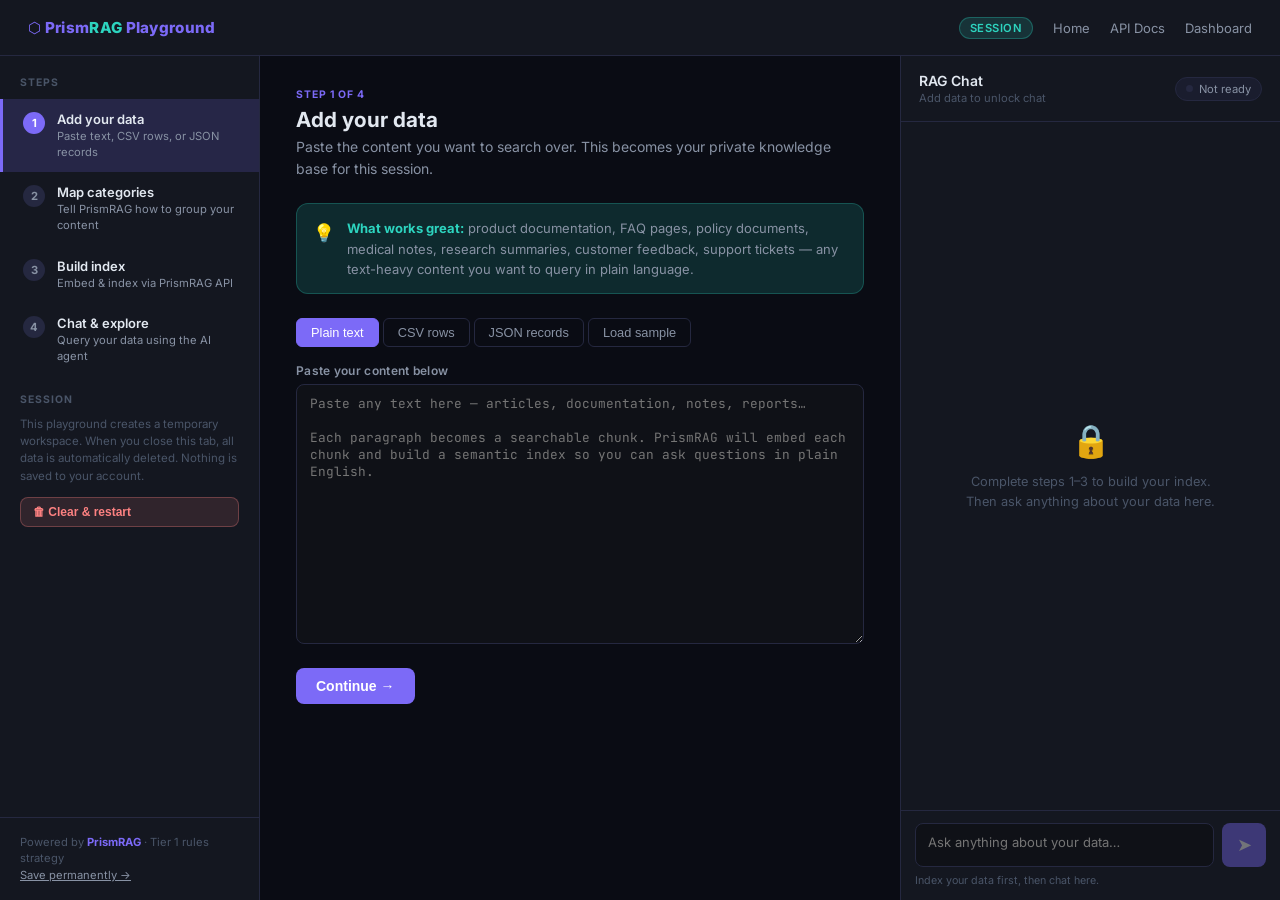
<file: web/playground.html>
<!DOCTYPE html>
<html lang="en">
<head>
  <meta charset="UTF-8"/>
  <meta name="viewport" content="width=device-width, initial-scale=1.0"/>
  <title>Playground — PrismRAG</title>
  <meta name="description" content="Try PrismRAG instantly — paste your data, define mappings, and chat with an AI that answers only from your content. No account needed. Session is deleted when you close the tab."/>
  <link rel="icon" href="/static/favicon.ico"/>
  <link rel="preconnect" href="https://fonts.googleapis.com"/>
  <link href="https://fonts.googleapis.com/css2?family=Inter:wght@300;400;500;600;700;800&family=JetBrains+Mono:wght@400;500&display=swap" rel="stylesheet"/>
  <style>
/* ── Design tokens (match PrismRAG home) ─────────────────────────────────── */
:root {
  --bg:          #0a0c14;
  --bg2:         #0f1117;
  --surface:     #141720;
  --surface2:    #1a1d2e;
  --border:      #252840;
  --border2:     #1e2135;
  --accent:      #7c6af7;
  --accent-dim:  #4e3fbf;
  --accent-glow: rgba(124,106,247,.18);
  --teal:        #2dd4bf;
  --teal-dim:    rgba(45,212,191,.15);
  --text:        #e2e8f0;
  --text-dim:    #8892a4;
  --text-muted:  #4a5568;
  --green:       #48bb78;
  --red:         #fc8181;
  --yellow:      #ecc94b;
  --radius:      12px;
  --shadow:      0 4px 24px rgba(0,0,0,.35);
}

*, *::before, *::after { box-sizing: border-box; margin: 0; padding: 0; }

body {
  font-family: 'Inter', system-ui, sans-serif;
  background: var(--bg);
  color: var(--text);
  min-height: 100vh;
  display: flex;
  flex-direction: column;
}

/* ── Top nav ─────────────────────────────────────────────────────────────── */
.topnav {
  display: flex; align-items: center; height: 56px;
  padding: 0 28px; gap: 20px;
  background: var(--surface); border-bottom: 1px solid var(--border);
  position: sticky; top: 0; z-index: 100;
}
.topnav .logo { font-weight: 800; font-size: .95rem; color: var(--accent); letter-spacing: .3px; margin-right: auto; }
.topnav .logo span { color: var(--teal); }
.topnav a { color: var(--text-dim); text-decoration: none; font-size: .8125rem; }
.topnav a:hover { color: var(--text); }
.badge-session {
  background: var(--teal-dim); color: var(--teal);
  border: 1px solid rgba(45,212,191,.3); border-radius: 20px;
  padding: 3px 10px; font-size: .7rem; font-weight: 600; letter-spacing: .5px;
}

/* ── Shell: 3-pane layout ────────────────────────────────────────────────── */
.shell {
  display: grid;
  grid-template-columns: 260px 1fr 380px;
  grid-template-rows: 1fr;
  flex: 1;
  min-height: 0;
  height: calc(100vh - 56px);
}

/* ── Left sidebar — steps ────────────────────────────────────────────────── */
.sidebar {
  background: var(--surface);
  border-right: 1px solid var(--border);
  display: flex; flex-direction: column;
  overflow: hidden;
}
.sidebar-inner { overflow-y: auto; flex: 1; padding: 20px 0; }
.sidebar-label {
  font-size: .65rem; font-weight: 700; text-transform: uppercase;
  letter-spacing: 1px; color: var(--text-muted);
  padding: 0 20px 10px;
}
.step-item {
  display: flex; align-items: flex-start; gap: 12px;
  padding: 12px 20px; cursor: pointer;
  border-left: 3px solid transparent;
  transition: all .15s;
}
.step-item:hover { background: var(--accent-glow); }
.step-item.active { background: var(--accent-glow); border-left-color: var(--accent); }
.step-item.done .step-num { background: var(--green); color: #000; }
.step-num {
  width: 22px; height: 22px; border-radius: 50%; flex-shrink: 0;
  display: flex; align-items: center; justify-content: center;
  font-size: .7rem; font-weight: 700;
  background: var(--border); color: var(--text-dim);
  margin-top: 1px;
}
.step-item.active .step-num { background: var(--accent); color: #fff; }
.step-info {}
.step-name { font-size: .8125rem; font-weight: 600; }
.step-desc { font-size: .7rem; color: var(--text-dim); margin-top: 2px; line-height: 1.4; }

.sidebar-footer {
  padding: 16px 20px;
  border-top: 1px solid var(--border);
  font-size: .7rem;
  color: var(--text-muted);
  line-height: 1.5;
}
.sidebar-footer a { color: var(--text-dim); }

/* ── Main content area ───────────────────────────────────────────────────── */
.main {
  overflow-y: auto;
  padding: 32px 36px;
  position: relative;
}

/* Section visibility */
.section { display: none; }
.section.active { display: block; }

/* ── Tip box ─────────────────────────────────────────────────────────────── */
.tip {
  display: flex; gap: 12px;
  background: var(--teal-dim); border: 1px solid rgba(45,212,191,.25); border-radius: var(--radius);
  padding: 14px 16px; margin-bottom: 24px; font-size: .8125rem; color: var(--text-dim);
  line-height: 1.55;
}
.tip-icon { font-size: 1.1rem; flex-shrink: 0; margin-top: 1px; }
.tip strong { color: var(--teal); }

/* ── Section header ──────────────────────────────────────────────────────── */
.sec-head { margin-bottom: 24px; }
.sec-head h2 { font-size: 1.3rem; font-weight: 700; margin-bottom: 4px; }
.sec-head p { color: var(--text-dim); font-size: .875rem; line-height: 1.55; }
.eyebrow {
  font-size: .65rem; font-weight: 700; text-transform: uppercase;
  letter-spacing: 1px; color: var(--accent); margin-bottom: 6px;
}

/* ── Cards ───────────────────────────────────────────────────────────────── */
.card {
  background: var(--surface2); border: 1px solid var(--border);
  border-radius: var(--radius); padding: 20px;
  margin-bottom: 16px;
}
.card-title { font-size: .875rem; font-weight: 600; margin-bottom: 12px; color: var(--text); }

/* ── Buttons ─────────────────────────────────────────────────────────────── */
.btn {
  display: inline-flex; align-items: center; gap: 7px;
  border: none; border-radius: 8px; cursor: pointer;
  font-size: .875rem; font-weight: 600; padding: 10px 20px;
  transition: all .15s;
}
.btn-primary { background: var(--accent); color: #fff; }
.btn-primary:hover { background: var(--accent-dim); }
.btn-primary:disabled { opacity: .45; cursor: not-allowed; }
.btn-ghost {
  background: transparent; border: 1px solid var(--border);
  color: var(--text-dim);
}
.btn-ghost:hover { border-color: var(--accent); color: var(--accent); }
.btn-teal { background: var(--teal); color: #000; }
.btn-teal:hover { opacity: .88; }
.btn-danger { background: rgba(252,129,129,.12); border: 1px solid rgba(252,129,129,.3); color: var(--red); }

.btn-row { display: flex; gap: 10px; flex-wrap: wrap; margin-top: 20px; }

/* ── Forms ───────────────────────────────────────────────────────────────── */
.field { margin-bottom: 16px; }
.field label {
  display: block; font-size: .75rem; font-weight: 600;
  color: var(--text-dim); margin-bottom: 6px; letter-spacing: .3px;
}
textarea, input[type=text], select {
  width: 100%; background: var(--bg2); border: 1px solid var(--border);
  border-radius: 8px; padding: 10px 13px; color: var(--text);
  font-size: .875rem; font-family: inherit; resize: vertical;
  transition: border-color .15s;
}
textarea:focus, input[type=text]:focus, select:focus {
  outline: none; border-color: var(--accent);
  box-shadow: 0 0 0 3px var(--accent-glow);
}
select { resize: none; }
.mono { font-family: 'JetBrains Mono', monospace; font-size: .8rem; }

/* ── Tabs (input type) ───────────────────────────────────────────────────── */
.tab-bar { display: flex; gap: 4px; margin-bottom: 16px; }
.tab-btn {
  padding: 6px 14px; border-radius: 6px; border: 1px solid var(--border);
  background: transparent; color: var(--text-dim); font-size: .8rem;
  cursor: pointer; transition: all .15s;
}
.tab-btn.active { background: var(--accent); color: #fff; border-color: var(--accent); }
.tab-panel { display: none; }
.tab-panel.active { display: block; }

/* ── Mapping rows ────────────────────────────────────────────────────────── */
.mapping-row {
  display: grid; grid-template-columns: 1fr 1fr auto;
  gap: 10px; align-items: center; margin-bottom: 10px;
}
.mapping-row input { margin: 0; }
.del-btn {
  width: 32px; height: 32px; border-radius: 6px; border: 1px solid var(--border);
  background: transparent; color: var(--text-muted); cursor: pointer; display: flex;
  align-items: center; justify-content: center; font-size: 1.1rem;
}
.del-btn:hover { border-color: var(--red); color: var(--red); }

/* ── Progress bar ────────────────────────────────────────────────────────── */
.progress-wrap { margin: 16px 0; }
.progress-label { font-size: .75rem; color: var(--text-dim); margin-bottom: 6px; display: flex; justify-content: space-between; }
.progress-track { height: 6px; background: var(--border); border-radius: 3px; overflow: hidden; }
.progress-fill { height: 100%; background: linear-gradient(90deg, var(--accent), var(--teal)); border-radius: 3px; transition: width .5s ease; }

/* ── Chunk grid (preview after ingest) ──────────────────────────────────── */
.chunk-grid { display: grid; grid-template-columns: repeat(auto-fill, minmax(260px,1fr)); gap: 12px; margin-top: 16px; }
.chunk-card {
  background: var(--bg2); border: 1px solid var(--border); border-radius: 8px;
  padding: 12px 14px; font-size: .78rem;
}
.chunk-card .ch-meta { color: var(--text-muted); font-size: .67rem; margin-bottom: 6px; }
.chunk-card .ch-text { color: var(--text-dim); line-height: 1.5; }
.chunk-badge {
  display: inline-block; padding: 2px 7px; border-radius: 10px;
  font-size: .65rem; font-weight: 600;
  background: var(--accent-glow); color: var(--accent); margin-right: 4px;
}

/* ── Right panel — Chat ──────────────────────────────────────────────────── */
.chat-panel {
  background: var(--surface);
  border-left: 1px solid var(--border);
  display: flex; flex-direction: column;
  min-height: 0;
}
.chat-header {
  padding: 16px 18px; border-bottom: 1px solid var(--border);
  display: flex; align-items: center; justify-content: space-between;
}
.chat-header h3 { font-size: .875rem; font-weight: 600; }
.chat-status { font-size: .7rem; color: var(--text-muted); margin-top: 2px; }
.chat-pill {
  display: flex; align-items: center; gap: 6px;
  font-size: .7rem; padding: 4px 10px; border-radius: 20px;
  background: var(--surface2); border: 1px solid var(--border); color: var(--text-dim);
}
.dot { width: 7px; height: 7px; border-radius: 50%; background: var(--border); flex-shrink: 0; }
.dot.green { background: var(--green); box-shadow: 0 0 6px var(--green); }
.dot.amber { background: var(--yellow); }

.chat-messages {
  flex: 1; overflow-y: auto; padding: 16px 14px;
  display: flex; flex-direction: column; gap: 10px;
}
.msg { display: flex; gap: 10px; max-width: 100%; }
.msg.user { flex-direction: row-reverse; }
.msg-bubble {
  padding: 10px 13px; border-radius: 10px; font-size: .8125rem; line-height: 1.55;
  max-width: calc(100% - 40px);
}
.msg.user .msg-bubble { background: var(--accent); color: #fff; border-bottom-right-radius: 3px; }
.msg.ai   .msg-bubble { background: var(--surface2); border: 1px solid var(--border); border-bottom-left-radius: 3px; }
.msg-avatar {
  width: 28px; height: 28px; border-radius: 50%; flex-shrink: 0;
  display: flex; align-items: center; justify-content: center;
  font-size: .7rem; font-weight: 700;
}
.msg.user .msg-avatar { background: var(--accent); color: #fff; }
.msg.ai   .msg-avatar { background: var(--teal-dim); color: var(--teal); border: 1px solid rgba(45,212,191,.3); }

.sources-bar {
  margin-top: 8px; display: flex; flex-wrap: wrap; gap: 5px;
}
.src-chip {
  background: var(--bg2); border: 1px solid var(--border);
  border-radius: 6px; padding: 3px 8px; font-size: .67rem; color: var(--text-muted);
  cursor: pointer;
}
.src-chip:hover { border-color: var(--accent); color: var(--accent); }

.chat-locked {
  flex: 1; display: flex; flex-direction: column; align-items: center; justify-content: center;
  padding: 24px; text-align: center; color: var(--text-muted); gap: 12px; font-size: .8rem;
}
.chat-locked .lock-icon { font-size: 2rem; }
.chat-locked p { line-height: 1.55; }

.chat-input-area {
  padding: 12px 14px; border-top: 1px solid var(--border);
}
.chat-input-row { display: flex; gap: 8px; }
.chat-input-row textarea {
  flex: 1; height: 44px; resize: none; padding: 10px 12px; font-size: .8125rem;
}
.send-btn {
  width: 44px; height: 44px; border-radius: 8px; border: none;
  background: var(--accent); color: #fff; cursor: pointer;
  display: flex; align-items: center; justify-content: center; font-size: 1.1rem;
  flex-shrink: 0; transition: background .15s;
}
.send-btn:hover { background: var(--accent-dim); }
.send-btn:disabled { opacity: .4; cursor: not-allowed; }
.chat-hint { font-size: .67rem; color: var(--text-muted); margin-top: 6px; line-height: 1.4; }

/* ── Status banner ───────────────────────────────────────────────────────── */
.status-banner {
  display: none; padding: 12px 16px; border-radius: 8px; margin-bottom: 16px;
  font-size: .8125rem; font-weight: 500;
}
.status-banner.ok  { background: rgba(72,187,120,.12); border: 1px solid rgba(72,187,120,.3); color: var(--green); }
.status-banner.err { background: rgba(252,129,129,.12); border: 1px solid rgba(252,129,129,.3); color: var(--red); }
.status-banner.info { background: var(--accent-glow); border: 1px solid rgba(124,106,247,.3); color: var(--accent); }

/* ── Token pill ──────────────────────────────────────────────────────────── */
.token-row { display: flex; gap: 8px; flex-wrap: wrap; margin-bottom: 12px; }
.token {
  display: inline-flex; align-items: center; gap: 6px;
  background: var(--surface2); border: 1px solid var(--border);
  border-radius: 20px; padding: 4px 10px; font-size: .72rem; color: var(--text-dim);
}
.token button {
  border: none; background: none; color: var(--text-muted); cursor: pointer;
  font-size: .8rem; line-height: 1; padding: 0;
}
.token button:hover { color: var(--red); }

/* ── Typing indicator ────────────────────────────────────────────────────── */
.typing { display: flex; gap: 4px; padding: 6px 0; }
.typing span {
  width: 7px; height: 7px; border-radius: 50%; background: var(--accent);
  animation: bounce .9s infinite;
}
.typing span:nth-child(2) { animation-delay: .15s; }
.typing span:nth-child(3) { animation-delay: .3s; }
@keyframes bounce { 0%,80%,100%{transform:translateY(0)} 40%{transform:translateY(-8px)} }

/* ── Responsive ──────────────────────────────────────────────────────────── */
@media(max-width:1100px){
  .shell { grid-template-columns: 220px 1fr 340px; }
}
@media(max-width:860px){
  .shell { grid-template-columns: 1fr; grid-template-rows: auto 1fr auto; }
  .sidebar { border-right: none; border-bottom: 1px solid var(--border); height: auto; }
  .sidebar-inner { overflow: auto; }
  .chat-panel { height: 380px; border-left: none; border-top: 1px solid var(--border); }
}
  </style>
</head>
<body>

<!-- ── Topnav ──────────────────────────────────────────────────────────────── -->
<nav class="topnav">
  <span class="logo">⬡ Prism<span>RAG</span> Playground</span>
  <span class="badge-session" id="session-label">SESSION</span>
  <a href="/">Home</a>
  <a href="/docs" target="_blank">API Docs</a>
  <a href="/dashboard.html">Dashboard</a>
</nav>

<!-- ── Shell ───────────────────────────────────────────────────────────────── -->
<div class="shell">

  <!-- LEFT: Steps sidebar -->
  <aside class="sidebar">
    <div class="sidebar-inner">
      <div class="sidebar-label">Steps</div>

      <div class="step-item active" data-step="1" onclick="gotoStep(1)">
        <div class="step-num" id="sn1">1</div>
        <div class="step-info">
          <div class="step-name">Add your data</div>
          <div class="step-desc">Paste text, CSV rows, or JSON records</div>
        </div>
      </div>

      <div class="step-item" data-step="2" onclick="gotoStep(2)">
        <div class="step-num" id="sn2">2</div>
        <div class="step-info">
          <div class="step-name">Map categories</div>
          <div class="step-desc">Tell PrismRAG how to group your content</div>
        </div>
      </div>

      <div class="step-item" data-step="3" onclick="gotoStep(3)">
        <div class="step-num" id="sn3">3</div>
        <div class="step-info">
          <div class="step-name">Build index</div>
          <div class="step-desc">Embed &amp; index via PrismRAG API</div>
        </div>
      </div>

      <div class="step-item" data-step="4" onclick="gotoStep(4)">
        <div class="step-num" id="sn4">4</div>
        <div class="step-info">
          <div class="step-name">Chat &amp; explore</div>
          <div class="step-desc">Query your data using the AI agent</div>
        </div>
      </div>

      <div style="height:16px"></div>
      <div class="sidebar-label">Session</div>
      <div style="padding: 0 20px">
        <div style="font-size:.72rem;color:var(--text-muted);line-height:1.5;margin-bottom:12px">
          This playground creates a temporary workspace. When you close this tab, all data is automatically deleted.
          Nothing is saved to your account.
        </div>
        <button class="btn btn-danger" style="font-size:.75rem;padding:7px 12px;width:100%" onclick="clearSession()">🗑 Clear &amp; restart</button>
      </div>
    </div>
    <div class="sidebar-footer">
      Powered by <strong style="color:var(--accent)">PrismRAG</strong> · Tier 1 rules strategy<br/>
      <a href="/dashboard.html">Save permanently →</a>
    </div>
  </aside>

  <!-- CENTRE: Main content -->
  <main class="main" id="main">

    <!-- STEP 1: Add data -->
    <div class="section active" id="sec1">
      <div class="eyebrow">Step 1 of 4</div>
      <div class="sec-head">
        <h2>Add your data</h2>
        <p>Paste the content you want to search over. This becomes your private knowledge base for this session.</p>
      </div>

      <div class="tip">
        <span class="tip-icon">💡</span>
        <div><strong>What works great:</strong> product documentation, FAQ pages, policy documents, medical notes, research summaries, customer feedback, support tickets — any text-heavy content you want to query in plain language.</div>
      </div>

      <div class="tab-bar">
        <button class="tab-btn active" onclick="switchInputTab('text',this)">Plain text</button>
        <button class="tab-btn" onclick="switchInputTab('csv',this)">CSV rows</button>
        <button class="tab-btn" onclick="switchInputTab('json',this)">JSON records</button>
        <button class="tab-btn" onclick="switchInputTab('samples',this)">Load sample</button>
      </div>

      <!-- Plain text -->
      <div class="tab-panel active" id="tab-text">
        <div class="field">
          <label>Paste your content below</label>
          <textarea id="input-text" rows="14" class="mono" placeholder="Paste any text here — articles, documentation, notes, reports…

Each paragraph becomes a searchable chunk. PrismRAG will embed each chunk and build a semantic index so you can ask questions in plain English."></textarea>
        </div>
      </div>

      <!-- CSV -->
      <div class="tab-panel" id="tab-csv">
        <div class="tip" style="margin-top:0">
          <span class="tip-icon">📋</span>
          <div>First row must be column headers. Each data row becomes a searchable record. Tip: include a <code style="color:var(--teal)">text</code> or <code style="color:var(--teal)">description</code> column for best results.</div>
        </div>
        <div class="field">
          <label>CSV data (with header row)</label>
          <textarea id="input-csv" rows="12" class="mono" placeholder="title,category,description
Product A,Electronics,High-performance wireless headphones with active noise cancellation
Product B,Home,Smart thermostat with AI scheduling and energy saving mode
FAQ-001,Support,How do I reset my password? Go to Settings > Account > Reset Password"></textarea>
        </div>
      </div>

      <!-- JSON -->
      <div class="tab-panel" id="tab-json">
        <div class="tip" style="margin-top:0">
          <span class="tip-icon">📦</span>
          <div>Paste a JSON array of objects. Every object becomes one searchable record. String fields are concatenated for embedding.</div>
        </div>
        <div class="field">
          <label>JSON array of records</label>
          <textarea id="input-json" rows="12" class="mono" placeholder='[
  {
    "id": "1",
    "title": "Returns Policy",
    "content": "Items may be returned within 30 days of purchase with original receipt."
  },
  {
    "id": "2",
    "title": "Shipping Times",
    "content": "Standard shipping takes 3-5 business days. Express is 1-2 days."
  }
]'></textarea>
        </div>
      </div>

      <!-- Sample data -->
      <div class="tab-panel" id="tab-samples">
        <div class="tip" style="margin-top:0">
          <span class="tip-icon">🎯</span>
          <div>Choose a pre-built dataset to explore how PrismRAG handles different domains. These are the same fixtures used in our QA test suite.</div>
        </div>
        <div style="display:grid;grid-template-columns:repeat(auto-fill,minmax(200px,1fr));gap:12px;margin-top:8px">
          <div class="card" style="cursor:pointer;transition:border-color .15s" onclick="loadSample('healthcare')" onmouseenter="this.style.borderColor='var(--accent)'" onmouseleave="this.style.borderColor='var(--border)'">
            <div style="font-size:1.5rem;margin-bottom:8px">🏥</div>
            <div style="font-weight:600;font-size:.875rem;margin-bottom:4px">Healthcare</div>
            <div style="font-size:.75rem;color:var(--text-dim)">Clinical notes, drug interactions, diagnosis summaries</div>
          </div>
          <div class="card" style="cursor:pointer;transition:border-color .15s" onclick="loadSample('pharmacy')" onmouseenter="this.style.borderColor='var(--accent)'" onmouseleave="this.style.borderColor='var(--border)'">
            <div style="font-size:1.5rem;margin-bottom:8px">💊</div>
            <div style="font-weight:600;font-size:.875rem;margin-bottom:4px">Pharmacy</div>
            <div style="font-size:.75rem;color:var(--text-dim)">Drug monographs, CYP450 interactions, dosing guidelines</div>
          </div>
          <div class="card" style="cursor:pointer;transition:border-color .15s" onclick="loadSample('finance')" onmouseenter="this.style.borderColor='var(--accent)'" onmouseleave="this.style.borderColor='var(--border)'">
            <div style="font-size:1.5rem;margin-bottom:8px">📈</div>
            <div style="font-weight:600;font-size:.875rem;margin-bottom:4px">Finance</div>
            <div style="font-size:.75rem;color:var(--text-dim)">Analyst reports, DCF models, risk assessments</div>
          </div>
          <div class="card" style="cursor:pointer;transition:border-color .15s" onclick="loadSample('support')" onmouseenter="this.style.borderColor='var(--accent)'" onmouseleave="this.style.borderColor='var(--border)'">
            <div style="font-size:1.5rem;margin-bottom:8px">💬</div>
            <div style="font-weight:600;font-size:.875rem;margin-bottom:4px">Customer Support</div>
            <div style="font-size:.75rem;color:var(--text-dim)">FAQ, return policy, shipping, account help</div>
          </div>
        </div>
        <div id="sample-loaded-msg" style="display:none;margin-top:12px" class="status-banner ok">
          ✓ Sample loaded — click <strong>Continue</strong> to proceed
        </div>
      </div>

      <div id="s1-status" class="status-banner"></div>
      <div class="btn-row">
        <button class="btn btn-primary" onclick="doneStep1()">Continue →</button>
        <span id="s1-count" style="align-self:center;font-size:.8rem;color:var(--text-muted)"></span>
      </div>
    </div>

    <!-- STEP 2: Mappings -->
    <div class="section" id="sec2">
      <div class="eyebrow">Step 2 of 4</div>
      <div class="sec-head">
        <h2>Map your categories</h2>
        <p>PrismRAG uses a rules strategy to organise your content into categories before embedding. This improves retrieval precision — especially for domain-specific queries.</p>
      </div>

      <div class="tip">
        <span class="tip-icon">🗂</span>
        <div>
          <strong>How mappings work:</strong> each row defines a keyword → category rule.
          When your content contains that keyword, those chunks get tagged with the category,
          which PrismRAG uses to route queries to the right neighbourhood of your index.
          <br/><br/>
          <strong>Skip this step</strong> if your content is general-purpose — PrismRAG will still work well with semantic-only retrieval.
        </div>
      </div>

      <div class="card">
        <div class="card-title">Category rules <span style="color:var(--text-muted);font-weight:400;font-size:.75rem">— keyword → category</span></div>
        <div style="display:grid;grid-template-columns:1fr 1fr auto;gap:8px;margin-bottom:8px">
          <span style="font-size:.7rem;color:var(--text-muted);font-weight:600;text-transform:uppercase;letter-spacing:.6px">Keyword / phrase</span>
          <span style="font-size:.7rem;color:var(--text-muted);font-weight:600;text-transform:uppercase;letter-spacing:.6px">Category slug</span>
          <span></span>
        </div>
        <div id="mapping-rows"></div>
        <button class="btn btn-ghost" style="margin-top:4px;font-size:.8rem;padding:7px 14px" onclick="addMappingRow()">+ Add rule</button>
      </div>

      <div class="tip" style="margin-top:8px">
        <span class="tip-icon">✨</span>
        <div><strong>Auto-suggest:</strong> based on your data we've suggested some starter rules above. Edit freely or delete all if you want pure semantic search.</div>
      </div>

      <div class="btn-row">
        <button class="btn btn-ghost" onclick="gotoStep(1)">← Back</button>
        <button class="btn btn-primary" onclick="doneStep2()">Build index →</button>
        <button class="btn btn-ghost" onclick="skipMappings()">Skip mappings</button>
      </div>
    </div>

    <!-- STEP 3: Ingest -->
    <div class="section" id="sec3">
      <div class="eyebrow">Step 3 of 4</div>
      <div class="sec-head">
        <h2>Building your index</h2>
        <p>PrismRAG is chunking, embedding, and indexing your content. This usually takes 10–30 seconds.</p>
      </div>

      <div id="s3-status" class="status-banner"></div>

      <div class="card">
        <div class="card-title">Indexing progress</div>
        <div class="progress-wrap">
          <div class="progress-label"><span id="prog-label">Preparing…</span><span id="prog-pct">0%</span></div>
          <div class="progress-track"><div class="progress-fill" id="prog-fill" style="width:0%"></div></div>
        </div>
        <div id="ingest-log" style="font-size:.72rem;color:var(--text-muted);font-family:'JetBrains Mono',monospace;line-height:1.8;max-height:200px;overflow-y:auto;margin-top:8px"></div>
      </div>

      <div id="chunks-preview" style="display:none">
        <div class="card-title" style="margin-top:20px">Indexed chunks <span id="chunk-count" style="color:var(--accent)"></span></div>
        <div class="chunk-grid" id="chunk-grid"></div>
      </div>

      <div class="btn-row" id="s3-btns" style="display:none">
        <button class="btn btn-primary" onclick="gotoStep(4)">Chat with your data →</button>
        <button class="btn btn-ghost" onclick="gotoStep(2)">← Edit mappings</button>
      </div>
    </div>

    <!-- STEP 4: Chat intro -->
    <div class="section" id="sec4">
      <div class="eyebrow">Step 4 of 4</div>
      <div class="sec-head">
        <h2>Chat with your data</h2>
        <p>Your index is ready. Use the chat panel on the right to ask questions in plain language — PrismRAG retrieves the most relevant chunks and the AI agent synthesises an answer.</p>
      </div>

      <div class="tip">
        <span class="tip-icon">🎯</span>
        <div>
          <strong>How it works:</strong> every message you send triggers a PrismRAG search that returns the top-K most relevant chunks from your index. The AI then answers <em>only</em> using those chunks — it won't hallucinate facts that aren't in your data.
          <br/><br/>
          The <strong>sources</strong> chips below each reply show exactly which chunks were used. Click any chip to see the raw text.
        </div>
      </div>

      <div style="display:grid;grid-template-columns:repeat(3,1fr);gap:12px">
        <div class="card">
          <div style="font-size:1.2rem;margin-bottom:8px">🔍</div>
          <div style="font-weight:600;font-size:.8rem;margin-bottom:4px">Semantic search</div>
          <div style="font-size:.75rem;color:var(--text-dim)">Finds relevant content even when exact words differ</div>
        </div>
        <div class="card">
          <div style="font-size:1.2rem;margin-bottom:8px">📌</div>
          <div style="font-weight:600;font-size:.8rem;margin-bottom:4px">Source-grounded</div>
          <div style="font-size:.75rem;color:var(--text-dim)">AI answers only from your indexed content</div>
        </div>
        <div class="card">
          <div style="font-size:1.2rem;margin-bottom:8px">⚡</div>
          <div style="font-weight:600;font-size:.8rem;margin-bottom:4px">Sub-second retrieval</div>
          <div style="font-size:.75rem;color:var(--text-dim)">HNSW vector index returns top matches in &lt;50ms</div>
        </div>
      </div>

      <div class="tip" style="margin-top:20px">
        <span class="tip-icon">💬</span>
        <div><strong>Try asking:</strong>
          <span class="src-chip" style="cursor:pointer;display:inline-block;margin:2px" onclick="sendSuggestion(this)">What are the main topics in my data?</span>
          <span class="src-chip" style="cursor:pointer;display:inline-block;margin:2px" onclick="sendSuggestion(this)">Summarise the key points</span>
          <span class="src-chip" style="cursor:pointer;display:inline-block;margin:2px" onclick="sendSuggestion(this)">What does this say about risks?</span>
        </div>
      </div>

      <div class="btn-row" style="margin-top:24px">
        <button class="btn btn-ghost" onclick="gotoStep(3)">← Back to index</button>
        <button class="btn btn-teal" onclick="newSession()">Start over with new data</button>
      </div>
    </div>

  </main>

  <!-- RIGHT: Chat panel -->
  <aside class="chat-panel">
    <div class="chat-header">
      <div>
        <h3>RAG Chat</h3>
        <div class="chat-status" id="chat-status-text">Add data to unlock chat</div>
      </div>
      <div class="chat-pill">
        <div class="dot" id="chat-dot"></div>
        <span id="chat-pill-label">Not ready</span>
      </div>
    </div>

    <div id="chat-locked-view" class="chat-locked">
      <div class="lock-icon">🔒</div>
      <p>Complete steps 1–3 to build your index.<br/>Then ask anything about your data here.</p>
    </div>

    <div id="chat-active-view" style="display:none;flex:1;display:none;flex-direction:column;min-height:0">
      <div class="chat-messages" id="chat-messages"></div>
    </div>

    <div class="chat-input-area">
      <div class="chat-input-row">
        <textarea id="chat-input" placeholder="Ask anything about your data…" disabled
          onkeydown="if(event.key==='Enter'&&!event.shiftKey){event.preventDefault();sendChat()}"></textarea>
        <button class="send-btn" id="send-btn" onclick="sendChat()" disabled>➤</button>
      </div>
      <div class="chat-hint" id="chat-hint">Index your data first, then chat here.</div>
    </div>
  </aside>

</div><!-- /.shell -->

<!-- Source detail modal -->
<div id="src-modal" style="display:none;position:fixed;inset:0;z-index:500;background:rgba(0,0,0,.75);backdrop-filter:blur(4px);align-items:center;justify-content:center;padding:24px">
  <div style="background:var(--surface2);border:1px solid var(--border);border-radius:var(--radius);max-width:640px;width:100%;padding:24px;max-height:80vh;overflow-y:auto">
    <div style="display:flex;justify-content:space-between;align-items:center;margin-bottom:16px">
      <span style="font-weight:600;font-size:.9rem">Source chunk</span>
      <button onclick="closeSrcModal()" style="background:none;border:none;color:var(--text-muted);cursor:pointer;font-size:1.2rem">✕</button>
    </div>
    <div id="src-modal-content" class="mono" style="font-size:.8rem;color:var(--text-dim);line-height:1.6;white-space:pre-wrap"></div>
  </div>
</div>

<script>
'use strict';

/* ── Config ─────────────────────────────────────────────────────────────── */
const API = '';  // same-origin
const TOP_K = 5;
const GEMINI_API_KEY = '';  // set via PRISMRAG_GEMINI_API_KEY env or left empty (server-side proxy used)

/* ── Session state ───────────────────────────────────────────────────────── */
let SESSION = {
  step: 1,
  inputType: 'text',
  rawText: '',
  records: [],     // [{id, text, meta}]
  mappings: [],    // [{keyword, category}]
  tenantId: null,
  authToken: null,
  chunks: [],
  chatHistory: [],
  indexed: false,
};

function saveSession() { try { sessionStorage.setItem('prismrag-pg', JSON.stringify(SESSION)); } catch(_){} }
function loadSession() {
  try {
    const s = JSON.parse(sessionStorage.getItem('prismrag-pg') || 'null');
    if (s) { SESSION = s; }
  } catch(_) {}
}

/* ── Boot ────────────────────────────────────────────────────────────────── */
loadSession();
updateSessionLabel();

if (SESSION.indexed && SESSION.tenantId) {
  setChatReady();
  gotoStep(4);
} else if (SESSION.records.length > 0 && SESSION.mappings.length > 0) {
  gotoStep(3);
} else if (SESSION.records.length > 0) {
  buildSuggestedMappings();
  gotoStep(2);
}

/* ── On tab close: delete session tenant ─────────────────────────────────── */
window.addEventListener('beforeunload', () => {
  if (SESSION.tenantId && SESSION.authToken) {
    // Use sendBeacon so it fires even on tab close
    navigator.sendBeacon(
      `${API}/api/v1/prismrag/tenants/${SESSION.tenantId}`,
      JSON.stringify({ _method: 'DELETE', token: SESSION.authToken })
    );
    // Also try the actual DELETE (for browsers that support it in beacon)
    fetch(`${API}/api/v1/prismrag/tenants/${SESSION.tenantId}`, {
      method: 'DELETE',
      headers: { Authorization: `Bearer ${SESSION.authToken}` },
      keepalive: true,
    }).catch(() => {});
  }
});

/* ── Nav ─────────────────────────────────────────────────────────────────── */
function gotoStep(n) {
  if (n < 1 || n > 4) return;
  if (n > 1 && SESSION.records.length === 0) { showBanner('s1-status', 'Add some data first.', 'err'); return; }
  SESSION.step = n;
  saveSession();
  document.querySelectorAll('.section').forEach(s => s.classList.remove('active'));
  document.getElementById('sec' + n).classList.add('active');
  document.querySelectorAll('.step-item').forEach(el => {
    const step = parseInt(el.dataset.step);
    el.classList.remove('active', 'done');
    if (step === n) el.classList.add('active');
    else if (step < n) el.classList.add('done');
    // mark done steps with checkmark
    const sn = document.getElementById('sn' + step);
    if (sn) sn.textContent = step < n ? '✓' : step;
  });
}

/* ── Input tabs ──────────────────────────────────────────────────────────── */
function switchInputTab(type, btn) {
  SESSION.inputType = type;
  document.querySelectorAll('.tab-btn').forEach(b => b.classList.remove('active'));
  btn.classList.add('active');
  document.querySelectorAll('.tab-panel').forEach(p => p.classList.remove('active'));
  document.getElementById('tab-' + type).classList.add('active');
}

/* ── Sample data ─────────────────────────────────────────────────────────── */
const SAMPLES = {
  healthcare: `Patient: John D., 67M with Type 2 Diabetes Mellitus and hypertension.
Medications: Metformin 1000mg BID, Lisinopril 10mg daily, Atorvastatin 40mg nightly.
Lab results: HbA1c 7.8% (target <7%), eGFR 62 mL/min, LDL 98 mg/dL.
Assessment: Glycaemic control suboptimal. Consider increasing Metformin or adding SGLT2 inhibitor.

Patient: Maria S., 45F presenting with chest pain radiating to left arm. ECG: ST elevation in V2-V4.
Troponin T: 0.85 ng/mL (elevated). Diagnosis: STEMI. Immediate cath lab activation.
PCI performed, LAD 95% occlusion stented successfully. Post-procedural aspirin + ticagrelor.

Clinical note: Drug allergy documented — Penicillin causes anaphylaxis. Alternative: Azithromycin 500mg.
Patient reports prior reaction included urticaria, bronchospasm requiring epinephrine 0.3mg IM.

Discharge summary: Patient stable, ambulating independently. Follow-up in 2 weeks cardiology clinic.
Home medications: Aspirin 81mg, Ticagrelor 90mg BID, Atorvastatin 80mg, Metoprolol 25mg.`,

  pharmacy: `Drug monograph — Warfarin (Coumadin):
Mechanism: Vitamin K antagonist. Inhibits factors II, VII, IX, X.
Interactions: Major — Fluconazole (CYP2C9 inhibition, INR increase), Rifampin (CYP induction, INR decrease).
Monitoring: INR target 2.0–3.0 for AF, 2.5–3.5 for mechanical valves. Weekly until stable.
Reversal: Vitamin K 10mg IV over 20 min + 4-factor PCC for urgent reversal.

Drug monograph — Metformin:
Mechanism: Biguanide. Reduces hepatic glucose output, increases insulin sensitivity.
Renal dosing: eGFR 45–60: use with caution. eGFR <30: contraindicated (lactic acidosis risk).
Storage: Room temperature 20–25°C. Do not freeze.
CYP450: Not metabolised by CYP system. No major CYP interactions.

Insulin storage guidelines:
Unopened: Refrigerate at 2–8°C. Do not freeze. Discard if frozen.
In-use: Room temperature up to 28 days for most formulations.
Glargine (Lantus): Do not mix with other insulins — will precipitate.`,

  finance: `Analyst Report — TechCorp Q3 2025:
Revenue: $2.4B (+18% YoY). EBITDA margin: 24%. Free cash flow: $340M.
DCF valuation: WACC 9.2%, terminal growth 3.5%. Intrinsic value $142/share vs current $118. Upside 20%.
Risk factors: Customer concentration (top 5 = 42% revenue), AI chip supply constraints, FX headwinds EUR/USD.
Recommendation: BUY. Price target $148. Catalyst: Q4 enterprise contract renewals.

VaR Assessment — Fixed Income Portfolio:
1-day 99% VaR: $2.1M. 10-day 99% VaR: $6.6M. Duration: 5.8 years.
Stress test: Fed 200bps hike scenario → portfolio loss $18M.
Correlation: High with IG credit spread widening. Hedge: short TLT ETF 15% notional.

SEC Filing excerpt — Risk factors:
"The Company faces significant competition in the enterprise software market. We may be unable to
maintain our current pricing structure if competitors reduce their prices substantially.
Revenue recognition is subject to complex accounting standards (ASC 606) which may create volatility."`,

  support: `Q: How do I reset my password?
A: Go to Settings > Account > Security > Reset Password. You will receive an email within 2 minutes.
If you don't receive the email, check your spam folder or contact support@example.com.

Q: What is your return policy?
A: Items may be returned within 30 days of purchase in original condition with receipt.
Digital products are non-refundable once downloaded. Sale items are final sale.

Q: How long does shipping take?
A: Standard shipping (free over $50): 3-5 business days.
Express shipping ($9.99): 1-2 business days.
Same-day delivery available in select cities. Cut-off: 1pm local time.

Q: My order hasn't arrived yet — what do I do?
A: First, check your tracking number (in your confirmation email). If tracking shows delivered
but you haven't received it, check with neighbours and your building's mailroom.
Contact us with your order number if the issue persists — we'll reship or refund.

Q: Can I change or cancel my order?
A: Orders can be modified or cancelled within 1 hour of placement. After that, the order
enters fulfilment and changes are not possible. Contact support immediately with your order ID.`
};

function loadSample(domain) {
  SESSION.inputType = 'text';
  SESSION.rawText = SAMPLES[domain];
  document.getElementById('input-text').value = SAMPLES[domain];
  switchInputTab('text', document.querySelector('.tab-btn'));
  const msg = document.getElementById('sample-loaded-msg');
  msg.style.display = 'block';
  msg.className = 'status-banner ok';
  msg.innerHTML = `✓ <strong>${domain.charAt(0).toUpperCase()+domain.slice(1)}</strong> sample loaded — click <strong>Continue</strong> to proceed`;
  saveSession();
}

/* ── Step 1 done ─────────────────────────────────────────────────────────── */
function doneStep1() {
  const text = getInputText();
  if (!text.trim()) { showBanner('s1-status', 'Please add some data before continuing.', 'err'); return; }
  SESSION.records = parseInputToRecords(text, SESSION.inputType);
  if (SESSION.records.length === 0) { showBanner('s1-status', 'Could not parse any records from your input.', 'err'); return; }
  document.getElementById('s1-count').textContent = `${SESSION.records.length} record${SESSION.records.length !== 1 ? 's' : ''} detected`;
  buildSuggestedMappings();
  saveSession();
  gotoStep(2);
}

function getInputText() {
  const t = SESSION.inputType;
  if (t === 'text')    return document.getElementById('input-text').value;
  if (t === 'csv')     return document.getElementById('input-csv').value;
  if (t === 'json')    return document.getElementById('input-json').value;
  if (t === 'samples') return document.getElementById('input-text').value;
  return '';
}

function parseInputToRecords(raw, type) {
  if (type === 'json') {
    try {
      const arr = JSON.parse(raw.trim());
      return arr.map((obj, i) => ({
        id: 'r' + i,
        text: Object.values(obj).filter(v => typeof v === 'string').join('\n'),
        meta: obj,
      }));
    } catch(_) { return [{ id: 'r0', text: raw, meta: {} }]; }
  }
  if (type === 'csv') {
    const lines = raw.trim().split('\n');
    const headers = lines[0].split(',').map(h => h.trim());
    return lines.slice(1).map((line, i) => {
      const vals = line.split(',');
      const obj = {};
      headers.forEach((h, j) => { obj[h] = (vals[j] || '').trim(); });
      return { id: 'r' + i, text: Object.values(obj).join(' '), meta: obj };
    }).filter(r => r.text.trim());
  }
  // plain text: split on double newlines
  return raw.trim().split(/\n{2,}/).filter(p => p.trim()).map((p, i) => ({
    id: 'r' + i, text: p.trim(), meta: {},
  }));
}

/* ── Auto-suggest mappings from keywords in data ─────────────────────────── */
const DOMAIN_KEYWORDS = {
  // medical
  patient: 'clinical', diagnosis: 'clinical', medication: 'clinical', symptom: 'clinical',
  drug: 'pharmacy', dosage: 'pharmacy', interaction: 'pharmacy', prescription: 'pharmacy',
  // finance
  revenue: 'financial', ebitda: 'financial', valuation: 'financial', risk: 'risk',
  wacc: 'financial', dcf: 'financial', margin: 'financial',
  // support
  return: 'policy', shipping: 'logistics', password: 'account', order: 'orders',
  cancel: 'orders', refund: 'policy',
};

function buildSuggestedMappings() {
  const allText = SESSION.records.map(r => r.text).join(' ').toLowerCase();
  const found = new Map();
  Object.entries(DOMAIN_KEYWORDS).forEach(([kw, cat]) => {
    if (allText.includes(kw) && !found.has(kw)) found.set(kw, cat);
  });
  SESSION.mappings = Array.from(found.entries()).slice(0, 8).map(([k,c]) => ({ keyword: k, category: c }));
  renderMappingRows();
}

function renderMappingRows() {
  const container = document.getElementById('mapping-rows');
  container.innerHTML = '';
  SESSION.mappings.forEach((m, i) => addMappingRow(m.keyword, m.category));
  if (SESSION.mappings.length === 0) addMappingRow('', '');
}

function addMappingRow(kw = '', cat = '') {
  const container = document.getElementById('mapping-rows');
  const div = document.createElement('div');
  div.className = 'mapping-row';
  div.innerHTML = `
    <input type="text" placeholder="keyword or phrase" value="${esc(kw)}" oninput="syncMappings()"/>
    <input type="text" placeholder="category slug" value="${esc(cat)}" oninput="syncMappings()"/>
    <button class="del-btn" onclick="this.closest('.mapping-row').remove();syncMappings()">×</button>
  `;
  container.appendChild(div);
}

function syncMappings() {
  SESSION.mappings = [];
  document.querySelectorAll('.mapping-row').forEach(row => {
    const inputs = row.querySelectorAll('input');
    const kw = inputs[0].value.trim();
    const cat = inputs[1].value.trim();
    if (kw && cat) SESSION.mappings.push({ keyword: kw, category: cat });
  });
}

/* ── Step 2 done ─────────────────────────────────────────────────────────── */
function doneStep2() { syncMappings(); saveSession(); runIngest(); gotoStep(3); }
function skipMappings() { SESSION.mappings = []; saveSession(); runIngest(); gotoStep(3); }

/* ── Ingest pipeline ─────────────────────────────────────────────────────── */
let ingestInterval = null;

async function runIngest() {
  setProgress(0, 'Initialising session…');
  log('▶ Starting playground ingest session');
  try {
    // 1. Ensure we have a guest token
    await ensureGuestAuth();
    setProgress(10, 'Creating session workspace…');
    log('✓ Auth token obtained');

    // 2. Create ephemeral tenant
    SESSION.tenantId = await createEphemeralTenant();
    saveSession();
    setProgress(20, 'Workspace created');
    log(`✓ Tenant created: ${SESSION.tenantId.slice(0,8)}…`);

    // 3. Register mapping version
    if (SESSION.mappings.length > 0) {
      await registerMappings(SESSION.tenantId, SESSION.mappings);
      log(`✓ ${SESSION.mappings.length} category rule(s) applied`);
    } else {
      log('ℹ No category rules — using pure semantic search');
    }
    setProgress(35, 'Submitting ingest job…');

    // 4. Submit ingest job
    const jobId = await submitIngestJob(SESSION.tenantId, SESSION.records);
    log(`✓ Ingest job submitted: ${jobId.slice(0,8)}…`);
    setProgress(45, 'Embedding & indexing…');

    // 5. Poll job until done
    await pollJob(jobId);

    // 6. Fetch chunks
    setProgress(90, 'Loading indexed chunks…');
    SESSION.chunks = await fetchChunks(SESSION.tenantId);
    log(`✓ ${SESSION.chunks.length} chunk(s) indexed`);
    setProgress(100, 'Ready!');
    SESSION.indexed = true;
    saveSession();

    showBanner('s3-status', `✓ Index built — ${SESSION.chunks.length} chunks ready for chat.`, 'ok');
    renderChunkPreview(SESSION.chunks);
    document.getElementById('s3-btns').style.display = 'flex';
    setChatReady();

  } catch (err) {
    showBanner('s3-status', `Error: ${err.message}`, 'err');
    log(`✗ ${err.message}`);
  }
}

function setProgress(pct, label) {
  document.getElementById('prog-fill').style.width = pct + '%';
  document.getElementById('prog-label').textContent = label;
  document.getElementById('prog-pct').textContent = pct + '%';
}

function log(msg) {
  const el = document.getElementById('ingest-log');
  el.innerHTML += `<div>${esc(msg)}</div>`;
  el.scrollTop = el.scrollHeight;
}

/* ── API calls ───────────────────────────────────────────────────────────── */
async function ensureGuestAuth() {
  if (SESSION.authToken) return;
  // Try to use a stored token from login
  const stored = localStorage.getItem('prismrag_token');
  if (stored) { SESSION.authToken = stored; return; }

  // Register a throw-away guest account for this session
  const guestEmail = `pg-${Date.now()}-${Math.random().toString(36).slice(2,8)}@playground.prismrag.internal`;
  const guestPass  = 'PG' + Math.random().toString(36).slice(2,12) + '!';
  const res = await apiFetch('/api/v1/auth/register', {
    method: 'POST', body: JSON.stringify({ email: guestEmail, password: guestPass, full_name: 'Playground' }),
  });
  if (!res.ok) throw new Error('Guest auth failed: ' + await res.text());
  const data = await res.json();
  SESSION.authToken = data.token;
  // store email+pass for session refresh
  sessionStorage.setItem('pg-guest-email', guestEmail);
  sessionStorage.setItem('pg-guest-pass', guestPass);
}

async function createEphemeralTenant() {
  const res = await authFetch('/api/v1/prismrag/tenants', {
    method: 'POST', body: JSON.stringify({ name: 'playground-' + Date.now() }),
  });
  if (!res.ok) {
    // Free plan limit: try to find & reuse an existing playground tenant
    const listRes = await authFetch('/api/v1/prismrag/tenants');
    if (listRes.ok) {
      const tenants = await listRes.json();
      const pg = tenants.find(t => t.name && t.name.startsWith('playground-'));
      if (pg) return pg.tenant_id || pg.id;
    }
    throw new Error('Could not create session workspace: ' + await res.text());
  }
  const d = await res.json();
  return d.tenant_id || d.id;
}

async function registerMappings(tenantId, mappings) {
  // POST a rules-based mapping version
  const body = {
    tenant_id: tenantId,
    strategy: 'rules',
    categories: mappings.map(m => ({ category_slug: m.category, words: [{ word: m.keyword, weight: 1.0 }] })),
  };
  const res = await authFetch('/api/v1/prismrag/mappings', { method: 'POST', body: JSON.stringify(body) });
  // Non-fatal if mapping endpoint not available
  if (!res.ok) { log('ℹ Mapping API unavailable — using fallback'); }
}

async function submitIngestJob(tenantId, records) {
  const hasMappings = SESSION.mappings.length > 0;

  // Build inline records: each needs a `word` (key term) + `text` (context).
  // For free-text paragraphs we expand by mapping keywords found in the text,
  // falling back to using a truncated excerpt as the word if no keywords match.
  let inlineRecords = [];
  if (hasMappings) {
    records.forEach(r => {
      const lower = r.text.toLowerCase();
      const matched = SESSION.mappings.filter(m => lower.includes(m.keyword.toLowerCase()));
      if (matched.length > 0) {
        matched.forEach(m => inlineRecords.push({ word: m.keyword, text: r.text }));
      } else {
        // No keyword match — index with a truncated text key so nothing is lost
        inlineRecords.push({ word: r.text.slice(0, 60).trim().replace(/\s+/g, '_'), text: r.text });
      }
    });
  } else {
    // No mappings — use first 60 chars as word key (semantic strategy)
    inlineRecords = records.map(r => ({
      word: r.text.slice(0, 60).trim().replace(/\s+/g, '_'),
      text: r.text,
    }));
  }

  // Deduplicate by word (keep first occurrence)
  const seen = new Set();
  inlineRecords = inlineRecords.filter(r => {
    if (seen.has(r.word)) return false;
    seen.add(r.word);
    return true;
  });

  const body = {
    tenant_id: tenantId,
    strategy:  hasMappings ? 'rules' : 'rules',
    source_type: 'inline',
    inline_config: { records: inlineRecords },
  };

  if (hasMappings) {
    const slugSet = new Set(SESSION.mappings.map(m => m.category));
    body.mapping = {
      categories: Array.from(slugSet).map(s => ({ slug: s, label: s.charAt(0).toUpperCase() + s.slice(1) })),
      rules: SESSION.mappings.map(m => ({ word: m.keyword, category_slug: m.category })),
    };
  }

  const res = await authFetch('/api/v1/prismrag/jobs', { method: 'POST', body: JSON.stringify(body) });
  if (!res.ok) throw new Error('Ingest failed: ' + await res.text());
  const d = await res.json();
  return d.job_id;
}

async function pollJob(jobId) {
  const maxWait = 120; let waited = 0;
  return new Promise((resolve, reject) => {
    const tick = async () => {
      try {
        const res = await authFetch(`/api/v1/prismrag/jobs/${jobId}`);
        if (!res.ok) { reject(new Error('Job poll failed')); return; }
        const d = await res.json();
        const pct = 45 + Math.round((d.progress_pct || 0) * 0.45);
        setProgress(pct, `Indexing… ${d.progress_pct || 0}%`);
        if (d.status === 'completed' || d.status === 'done') { resolve(); return; }
        if (d.status === 'failed' || d.status === 'stale')  { reject(new Error('Ingest job failed')); return; }
        waited += 3;
        if (waited > maxWait) { reject(new Error('Index timed out — try smaller data')); return; }
        setTimeout(tick, 3000);
      } catch(e) { reject(e); }
    };
    tick();
  });
}

async function fetchChunks(tenantId) {
  const res = await authFetch(`/api/v1/prismrag/tenants/${encodeURIComponent(tenantId)}/chunks?limit=20`);
  if (!res.ok) return [];
  const d = await res.json();
  return Array.isArray(d) ? d : (d.chunks || d.items || []);
}

/* ── Chat ────────────────────────────────────────────────────────────────── */
function setChatReady() {
  document.getElementById('chat-locked-view').style.display = 'none';
  const av = document.getElementById('chat-active-view');
  av.style.display = 'flex';
  document.getElementById('chat-input').disabled = false;
  document.getElementById('send-btn').disabled = false;
  document.getElementById('chat-status-text').textContent = `${SESSION.chunks.length || '?'} chunks indexed`;
  document.getElementById('chat-dot').className = 'dot green';
  document.getElementById('chat-pill-label').textContent = 'Ready';
  document.getElementById('chat-hint').textContent = 'Press Enter to send · Shift+Enter for newline';

  // Restore history
  if (SESSION.chatHistory.length > 0) {
    const container = document.getElementById('chat-messages');
    container.innerHTML = '';
    SESSION.chatHistory.forEach(m => appendMsg(m.role, m.content, m.sources));
  } else {
    // Welcome message
    appendMsg('ai', `Your index is ready! I've processed **${SESSION.chunks.length || 'your'} chunks** from your data.\n\nAsk me anything — I'll search your content and give you a grounded answer with source references.`, []);
  }
}

async function sendChat() {
  const input = document.getElementById('chat-input');
  const query = input.value.trim();
  if (!query || !SESSION.indexed) return;
  input.value = '';
  input.style.height = '44px';

  appendMsg('user', query, []);
  SESSION.chatHistory.push({ role: 'user', content: query, sources: [] });

  const typingId = appendTyping();
  document.getElementById('send-btn').disabled = true;

  try {
    // 1. Search PrismRAG
    const results = await searchPrismRAG(query);
    const sources = results.map(r => ({
      id:         r.word || r.chunk_ref || r.id || '',
      text:       r.text || r.chunk_text || r.content || '',
      score:      r.score || 0,
      categories: r.category ? [r.category] : (r.categories || []),
    }));

    // 2. Build context and call Gemini via server-side proxy
    const context = sources.map((s, i) => `[${i+1}] ${s.text}`).join('\n\n');
    const answer = await callChatProxy(query, context, sources);

    removeTyping(typingId);
    appendMsg('ai', answer, sources);
    SESSION.chatHistory.push({ role: 'ai', content: answer, sources });
    saveSession();

  } catch (err) {
    removeTyping(typingId);
    appendMsg('ai', `Search error: ${err.message}. Make sure your index is ready.`, []);
  } finally {
    document.getElementById('send-btn').disabled = false;
  }
}

async function searchPrismRAG(query) {
  const res = await authFetch('/api/v1/prismrag/search', {
    method: 'POST',
    body: JSON.stringify({
      query,
      tenant_id: SESSION.tenantId,
      top_k: TOP_K,
    }),
  });
  if (!res.ok) throw new Error('Search failed (' + res.status + ')');
  const d = await res.json();

  // Search may be async — poll the task until results are ready
  if (d.async_mode && d.task_id) {
    const taskUrl = d.status_url || `/api/v1/prismrag/search/tasks/${d.task_id}`;
    for (let i = 0; i < 20; i++) {
      await new Promise(r => setTimeout(r, 1500));
      const tr = await authFetch(taskUrl);
      if (!tr.ok) break;
      const td = await tr.json();
      if (td.status === 'completed' || td.status === 'done') {
        // Result is nested: td.result.hits
        return _normaliseHits(td.result);
      }
      if (td.status === 'failed') throw new Error('Search task failed');
    }
    throw new Error('Search timed out');
  }

  return _normaliseHits(d);
}

// Normalise search response to a consistent [{text, word, category, score}] array.
// The API returns hits as either result.hits (async) or results (sync).
function _normaliseHits(resultObj) {
  if (!resultObj) return [];
  const hits = resultObj.hits || resultObj.results || [];
  return hits.map(h => ({
    text:     h.chunk_text || h.text || h.content || '',
    word:     h.chunk_ref  || h.word || '',
    category: h.category_slug || h.category || '',
    score:    h.score || 0,
  }));
}

async function callChatProxy(query, context, sources) {
  // Use PrismRAG server-side deliberation proxy (no Gemini key needed client-side)
  const res = await authFetch('/api/v1/prismrag/playground/chat', {
    method: 'POST',
    body: JSON.stringify({ query, context, tenant_id: SESSION.tenantId }),
  });
  if (res.ok) {
    const d = await res.json();
    return d.answer || d.response || d.content || 'No answer returned.';
  }
  // Fallback: format the sources as a structured answer without LLM
  if (!sources.length) return 'No relevant content found in your index for that query.';
  const top3 = sources.slice(0, 3);
  return `Based on your indexed content:\n\n` +
    top3.map((s, i) => `**[${i+1}]** ${s.text.slice(0, 280).replace(/\n/g, ' ')}${s.text.length > 280 ? '…' : ''}`).join('\n\n') +
    `\n\n*${sources.length} source(s) retrieved from your index.*`;
}

function sendSuggestion(el) {
  if (!SESSION.indexed) { return; }
  document.getElementById('chat-input').value = el.textContent;
  sendChat();
}

/* ── Chat UI ─────────────────────────────────────────────────────────────── */
let _typingCounter = 0;

function appendMsg(role, content, sources = []) {
  const container = document.getElementById('chat-messages');
  const msgEl = document.createElement('div');
  msgEl.className = `msg ${role}`;
  const avatar = role === 'user' ? 'You' : 'AI';
  const initials = role === 'user' ? 'U' : '⬡';

  // Render markdown-lite (bold + newlines)
  const rendered = renderMd(content);

  let sourcesHtml = '';
  if (sources && sources.length > 0) {
    const chips = sources.map((s, i) =>
      `<span class="src-chip" onclick="showSource(${i})" title="Score: ${(s.score||0).toFixed(3)}">
        ${s.categories && s.categories[0] ? '· '+s.categories[0]+' ' : ''}chunk ${i+1}
      </span>`).join('');
    sourcesHtml = `<div class="sources-bar">${chips}</div>`;
    // store for showSource
    msgEl.dataset.sources = JSON.stringify(sources.map(s => s.text));
  }

  msgEl.innerHTML = `
    <div class="msg-avatar">${initials}</div>
    <div>
      <div class="msg-bubble">${rendered}${sourcesHtml}</div>
    </div>`;

  container.appendChild(msgEl);
  container.scrollTop = container.scrollHeight;
  return msgEl;
}

function appendTyping() {
  const id = 'typing-' + (++_typingCounter);
  const container = document.getElementById('chat-messages');
  const el = document.createElement('div');
  el.id = id;
  el.className = 'msg ai';
  el.innerHTML = `<div class="msg-avatar">⬡</div><div class="msg-bubble"><div class="typing"><span></span><span></span><span></span></div></div>`;
  container.appendChild(el);
  container.scrollTop = container.scrollHeight;
  return id;
}

function removeTyping(id) {
  const el = document.getElementById(id);
  if (el) el.remove();
}

function renderMd(text) {
  return text
    .replace(/&/g,'&amp;').replace(/</g,'&lt;').replace(/>/g,'&gt;')
    .replace(/\*\*(.+?)\*\*/g, '<strong>$1</strong>')
    .replace(/\*(.+?)\*/g, '<em>$1</em>')
    .replace(/\n/g, '<br/>');
}

/* ── Source modal ────────────────────────────────────────────────────────── */
let _activeSources = [];
function showSource(idx) {
  // find closest msg with data-sources
  const modal = document.getElementById('src-modal');
  const el = document.getElementById('chat-messages');
  const msgs = [...el.querySelectorAll('[data-sources]')];
  // Get the text from the most recent message that has sources
  const last = msgs[msgs.length - 1];
  if (!last) return;
  try {
    const srcs = JSON.parse(last.dataset.sources);
    document.getElementById('src-modal-content').textContent = srcs[idx] || '(empty)';
    modal.style.display = 'flex';
  } catch(_) {}
}
function closeSrcModal() { document.getElementById('src-modal').style.display = 'none'; }
document.getElementById('src-modal').addEventListener('click', e => {
  if (e.target === document.getElementById('src-modal')) closeSrcModal();
});

/* ── Chunk preview ───────────────────────────────────────────────────────── */
function renderChunkPreview(chunks) {
  if (!chunks.length) return;
  const preview = document.getElementById('chunks-preview');
  const grid = document.getElementById('chunk-grid');
  document.getElementById('chunk-count').textContent = `(${chunks.length})`;
  grid.innerHTML = chunks.slice(0, 12).map(c => `
    <div class="chunk-card">
      <div class="ch-meta">
        ${(c.categories || []).map(cat => `<span class="chunk-badge">${esc(cat)}</span>`).join('')}
        chunk #${c.chunk_index ?? '?'}
      </div>
      <div class="ch-text">${esc((c.text || c.content || '').slice(0, 160))}${((c.text||c.content||'').length > 160 ? '…' : '')}</div>
    </div>`).join('');
  preview.style.display = 'block';
}

/* ── Helpers ─────────────────────────────────────────────────────────────── */
function apiFetch(path, opts = {}) {
  return fetch(API + path, {
    headers: { 'Content-Type': 'application/json', ...(opts.headers||{}) },
    ...opts,
  });
}

function authFetch(path, opts = {}) {
  return fetch(API + path, {
    headers: {
      'Content-Type': 'application/json',
      'Authorization': `Bearer ${SESSION.authToken}`,
      ...(opts.headers||{}),
    },
    ...opts,
  });
}

function showBanner(id, msg, type) {
  const el = document.getElementById(id);
  if (!el) return;
  el.textContent = msg;
  el.className = 'status-banner ' + type;
  el.style.display = 'block';
}

function esc(s) {
  return String(s||'').replace(/&/g,'&amp;').replace(/</g,'&lt;').replace(/>/g,'&gt;').replace(/"/g,'&quot;');
}

function updateSessionLabel() {
  const el = document.getElementById('session-label');
  if (SESSION.tenantId) {
    el.textContent = 'SESSION · ' + SESSION.tenantId.slice(0,6).toUpperCase();
    el.style.background = 'rgba(72,187,120,.12)';
    el.style.color = 'var(--green)';
    el.style.borderColor = 'rgba(72,187,120,.3)';
  }
}

function clearSession() {
  if (!confirm('Clear all data and start over?')) return;
  sessionStorage.removeItem('prismrag-pg');
  SESSION = { step:1, inputType:'text', rawText:'', records:[], mappings:[], tenantId:null, authToken:null, chunks:[], chatHistory:[], indexed:false };
  window.location.reload();
}

function newSession() {
  clearSession();
}

// Auto-resize chat textarea
document.getElementById('chat-input').addEventListener('input', function() {
  this.style.height = '44px';
  this.style.height = Math.min(this.scrollHeight, 120) + 'px';
});
</script>
</body>
</html>
</file>
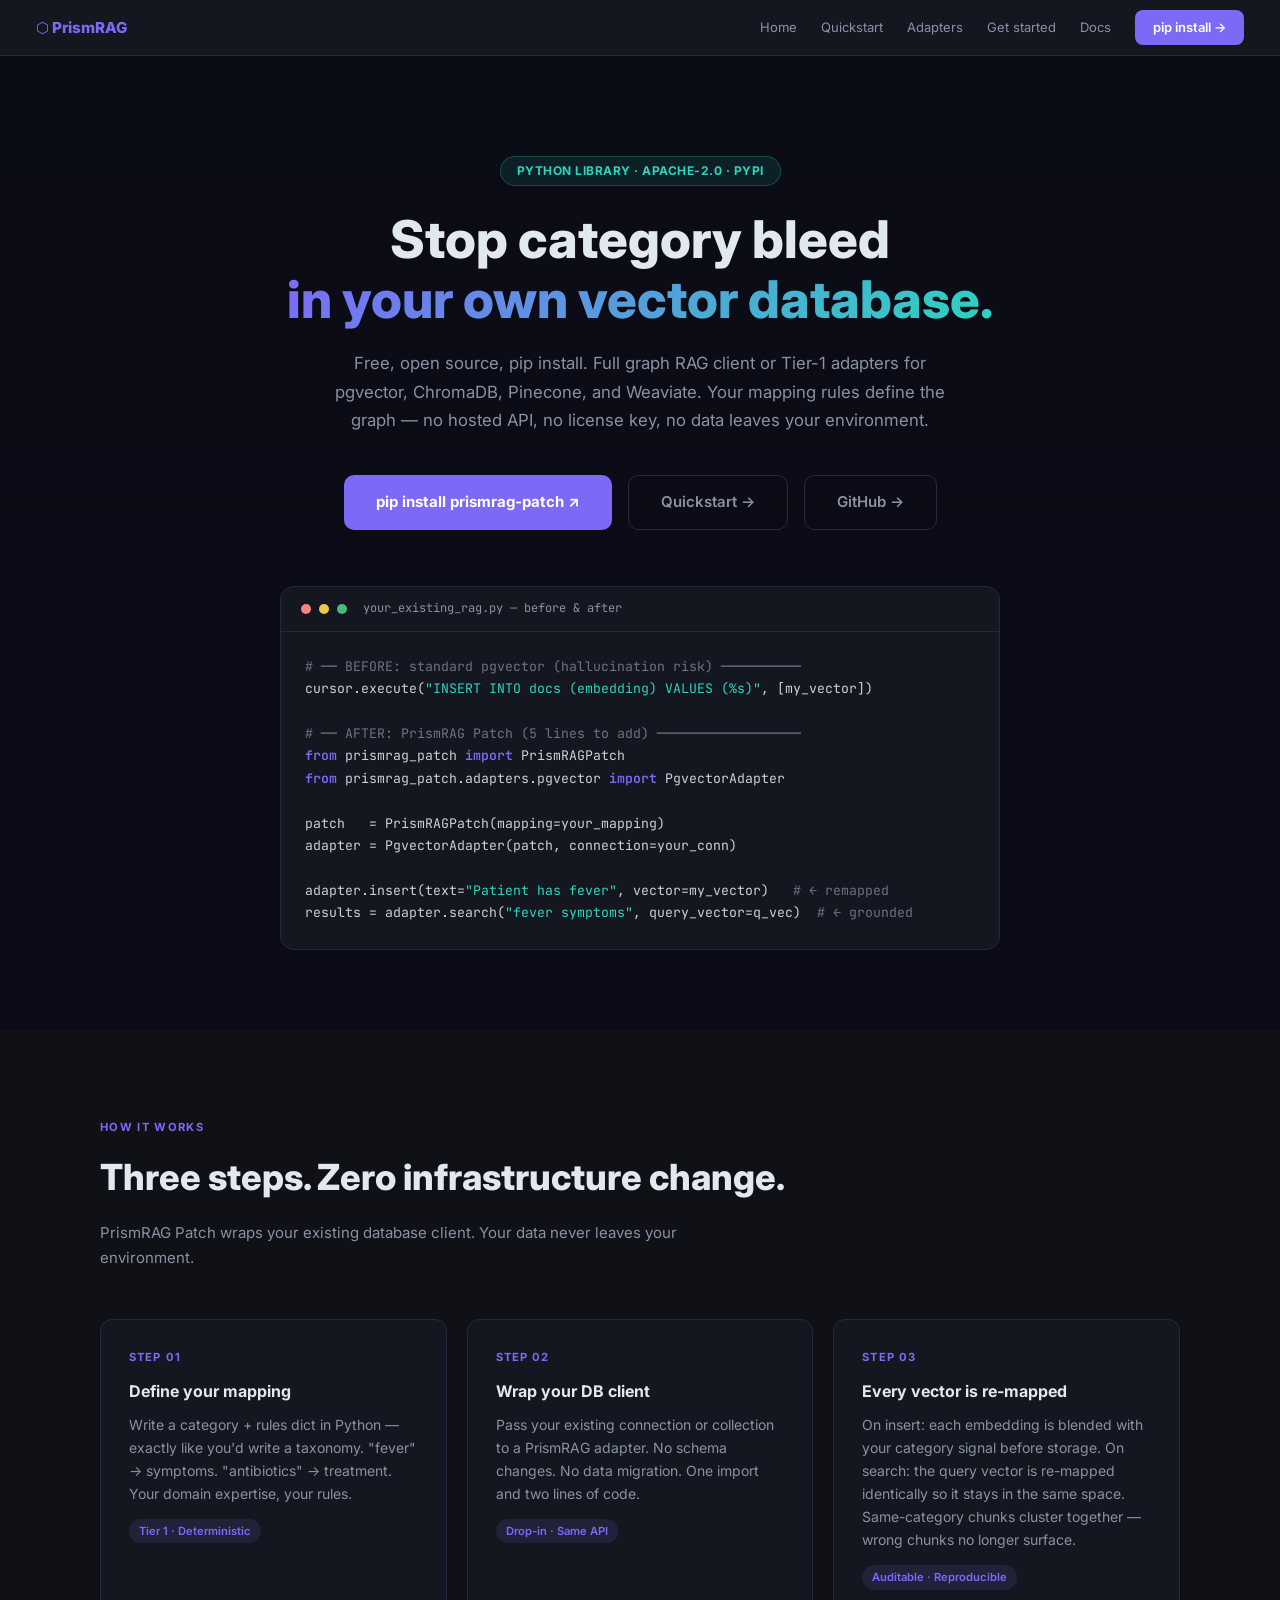
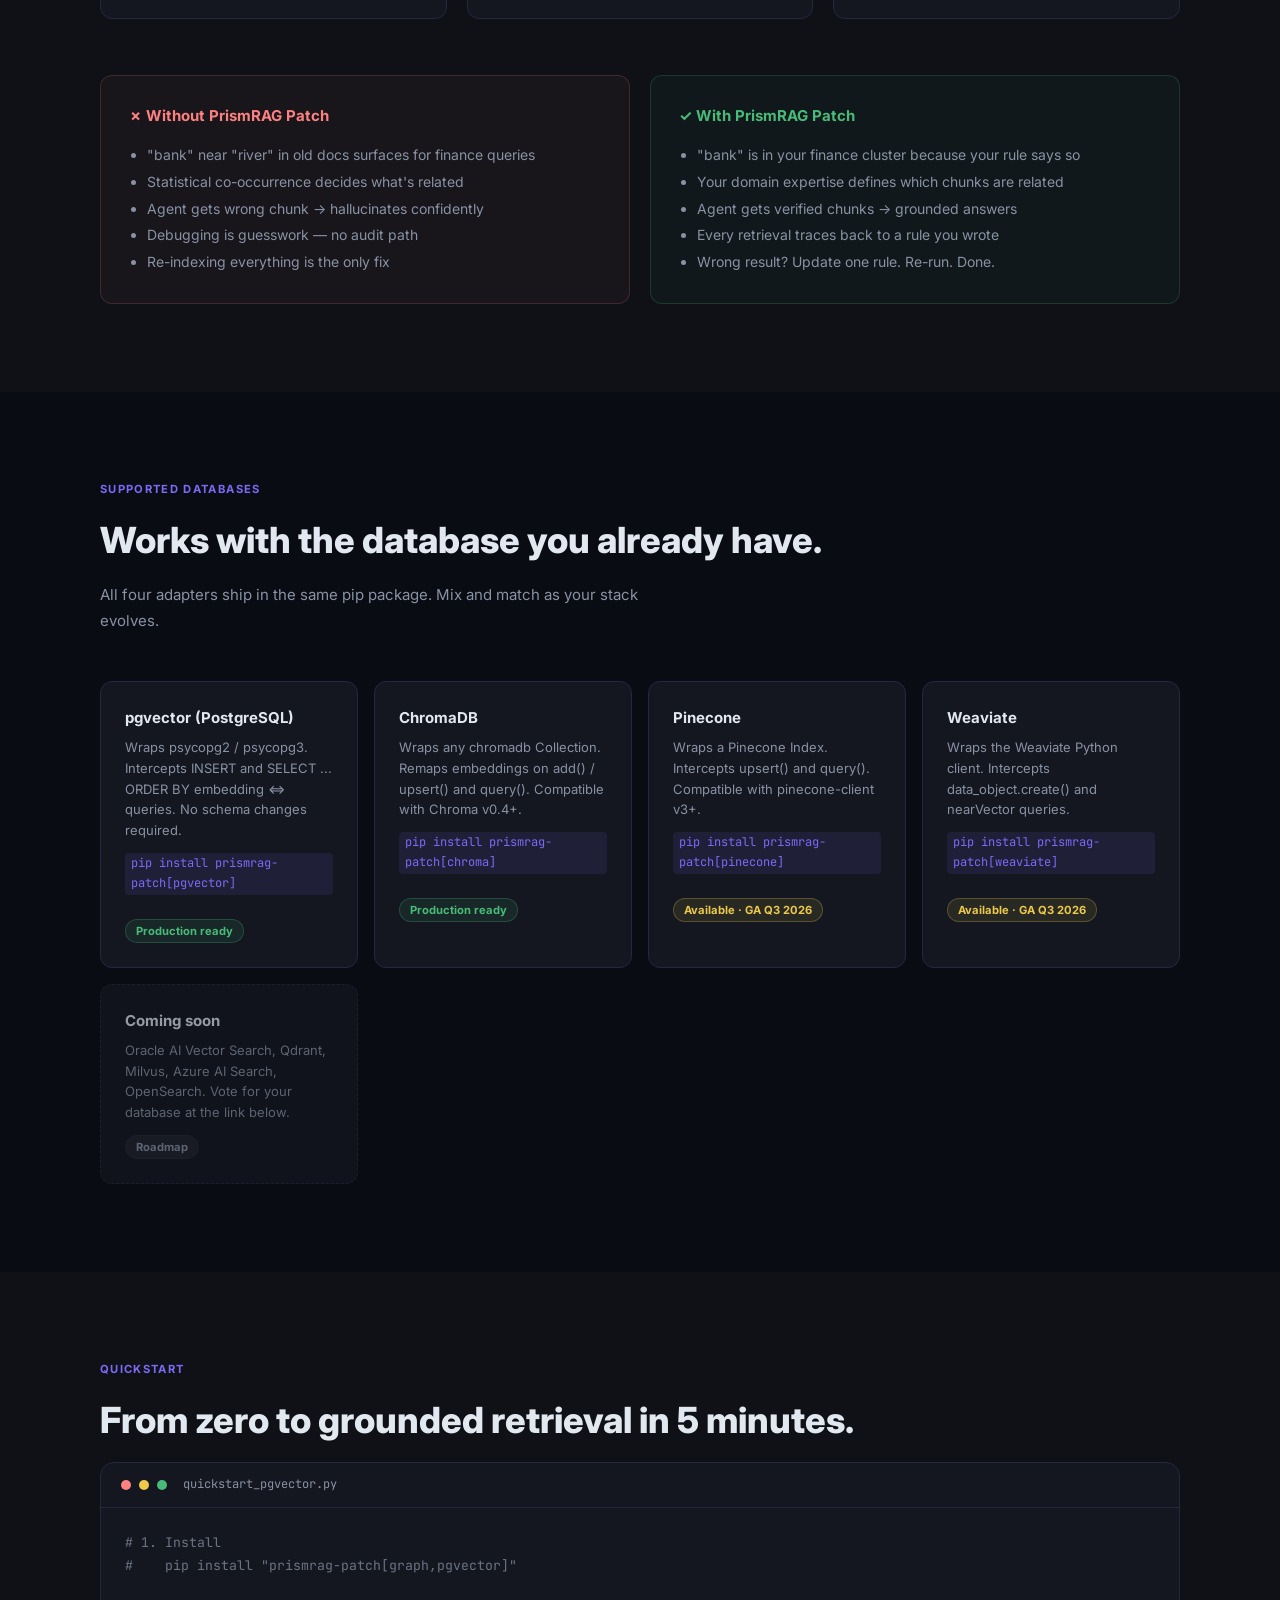
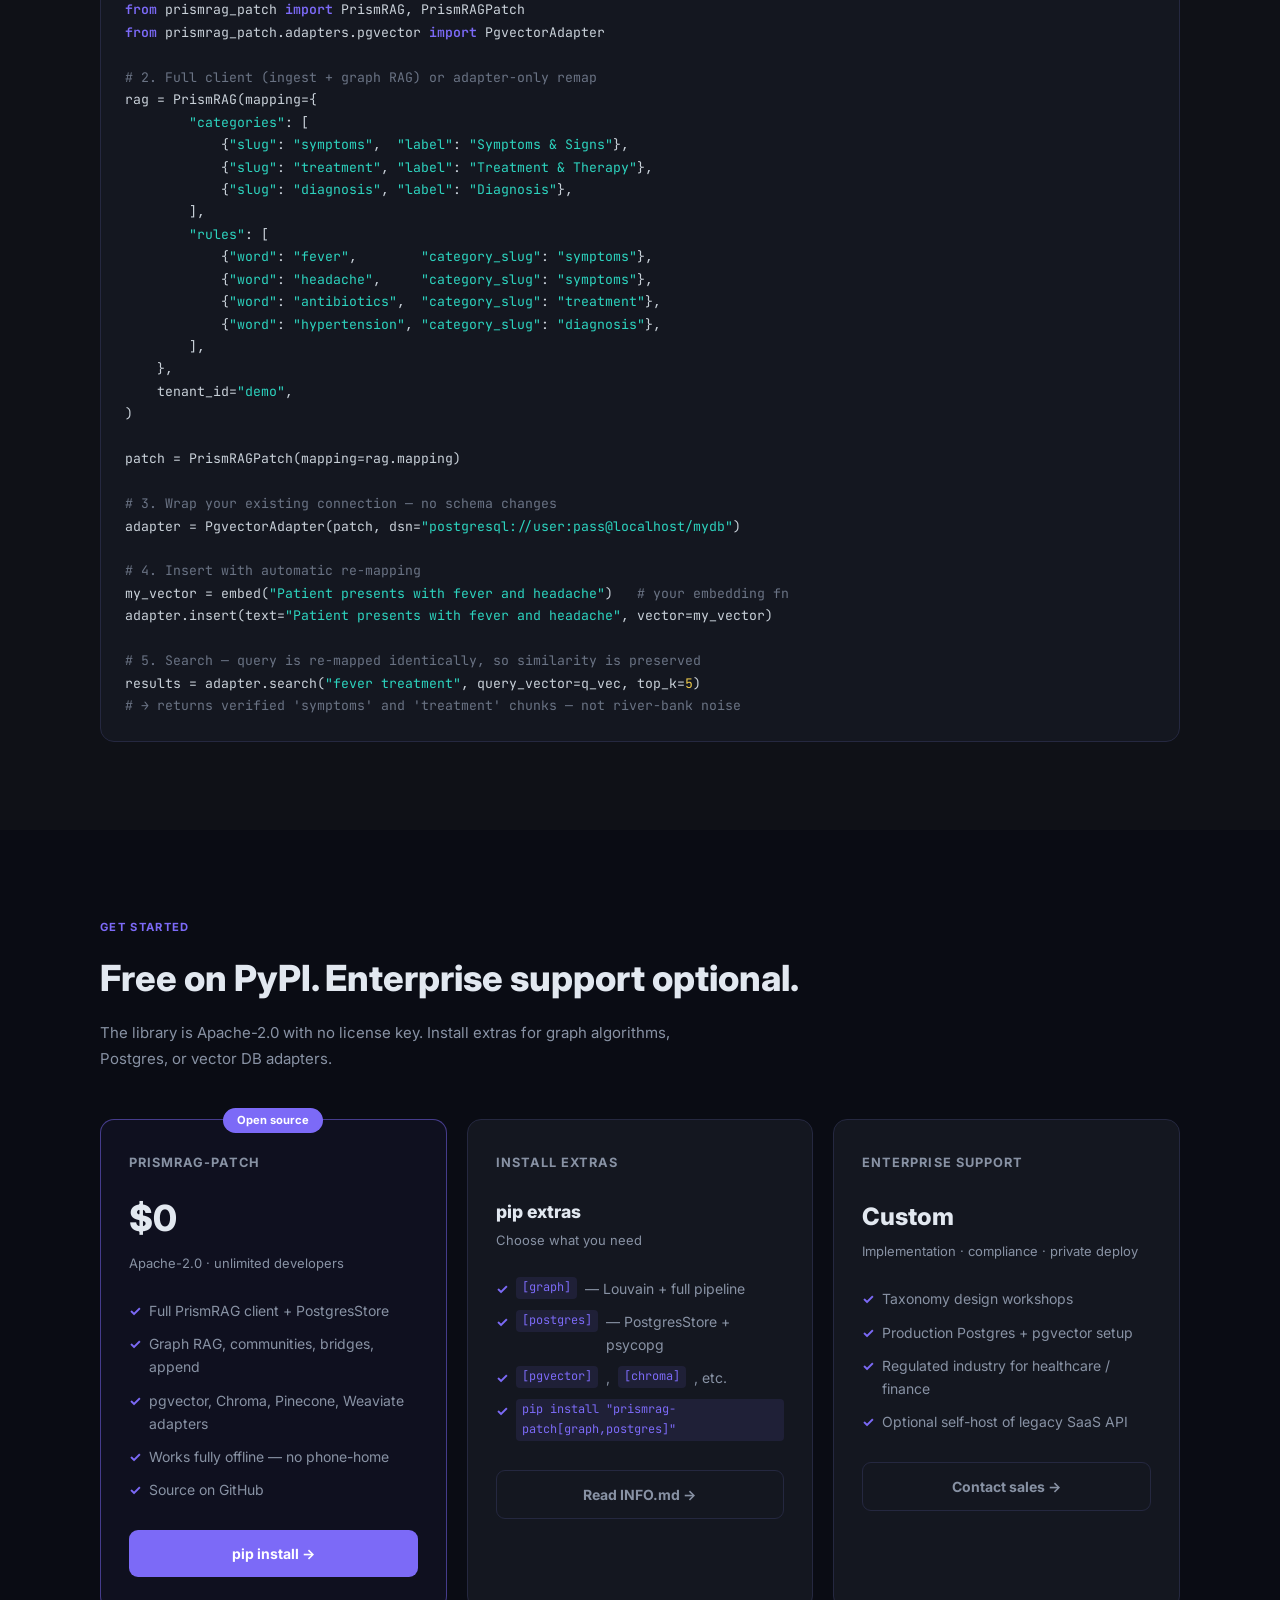
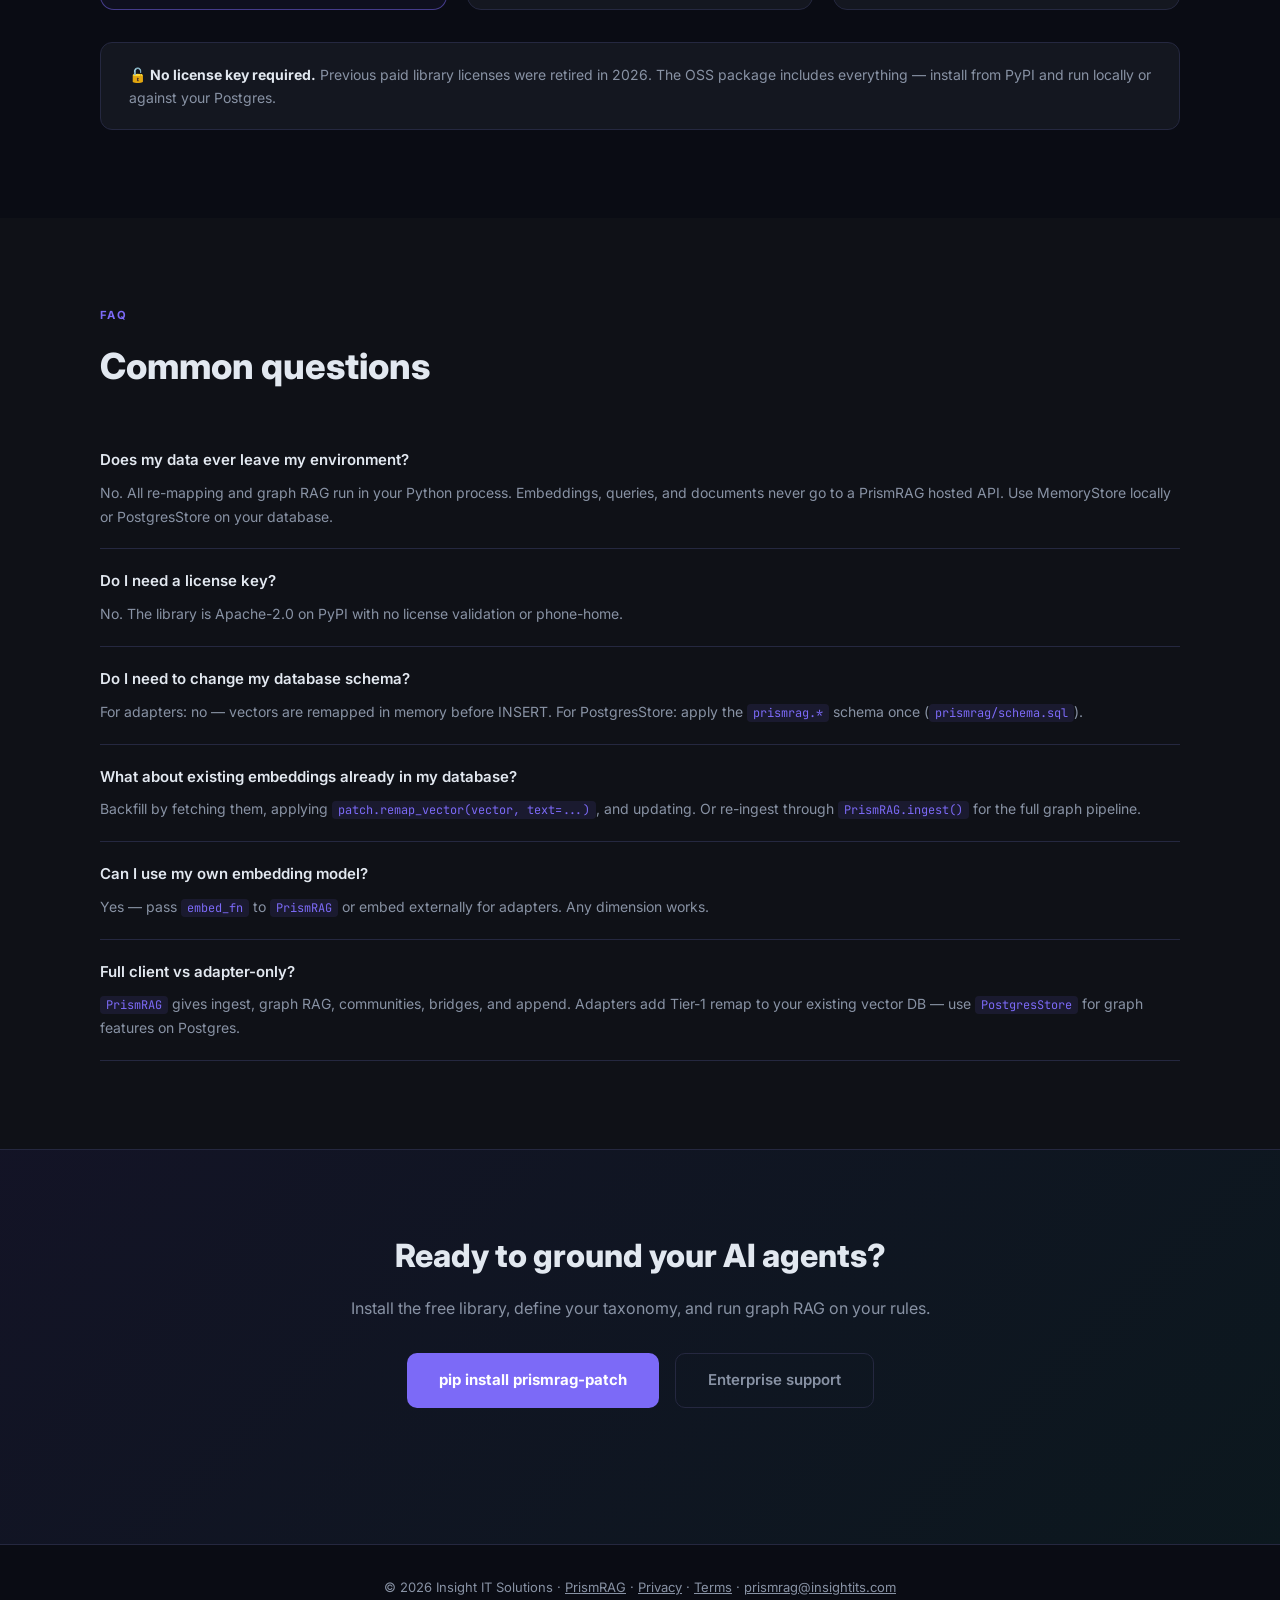
<file: web/prismrag-lib.html>
﻿<!DOCTYPE html>
<html lang="en">
<head>
  <meta charset="UTF-8"/>
  <meta name="viewport" content="width=device-width, initial-scale=1.0"/>
  <title>prismrag-patch — Stop RAG Category Bleed in pgvector, Chroma, Pinecone | PyPI</title>
  <meta name="description" content="pip install prismrag-patch — drop-in Python library for deterministic category projection in your vector DB. Stops RAG category bleed. pgvector, ChromaDB, Pinecone, Weaviate."/>
  <meta name="keywords" content="prismrag-patch, pip install, RAG category bleed, pgvector, ChromaDB hallucination fix, vector taxonomy enforcement"/>
  <link rel="canonical" href="https://prismrag.insightits.com/prismrag-lib.html"/>
  <link rel="icon" href="/static/img/logo.svg" type="image/svg+xml"/>
  <link rel="preconnect" href="https://fonts.googleapis.com"/>
  <link href="https://fonts.googleapis.com/css2?family=Inter:wght@300;400;500;600;700;800&family=JetBrains+Mono:wght@400;500&display=swap" rel="stylesheet"/>
  <style>
    :root {
      --bg:#0a0c14; --bg2:#0f1117; --surface:#141720; --surface2:#1a1d2e;
      --border:#252840; --accent:#7c6af7; --teal:#2dd4bf; --green:#48bb78;
      --red:#fc8181; --yellow:#ecc94b; --text:#e2e8f0; --muted:#8892a4;
      --radius:12px;
    }
    *, *::before, *::after { box-sizing: border-box; margin: 0; padding: 0; }
    body { font-family: 'Inter', system-ui, sans-serif; background: var(--bg); color: var(--text); line-height: 1.65; }

    /* ── Nav ── */
    nav { display:flex; align-items:center; height:56px; padding:0 36px; gap:24px; background:var(--surface); border-bottom:1px solid var(--border); position:sticky; top:0; z-index:100; }
    nav .logo { font-weight:800; font-size:.95rem; color:var(--accent); margin-right:auto; text-decoration:none; }
    nav a { color:var(--muted); text-decoration:none; font-size:.8125rem; }
    nav a:hover { color:var(--text); }
    nav .btn-nav { padding:7px 18px; background:var(--accent); color:#fff; border-radius:8px; font-weight:600; font-size:.8125rem; text-decoration:none; }

    /* ── Hero ── */
    .hero { padding:100px 24px 80px; text-align:center; background:linear-gradient(180deg,#0a0c14 0%,#0d0b1a 100%); }
    .hero-label { display:inline-block; background:rgba(45,212,191,.1); border:1px solid rgba(45,212,191,.25); color:var(--teal); border-radius:100px; padding:4px 16px; font-size:.75rem; font-weight:700; letter-spacing:.5px; text-transform:uppercase; margin-bottom:24px; }
    .hero h1 { font-size:clamp(2rem,5vw,3.25rem); font-weight:800; line-height:1.15; margin-bottom:20px; }
    .hero h1 span { background:linear-gradient(135deg,#7c6af7,#2dd4bf); -webkit-background-clip:text; -webkit-text-fill-color:transparent; background-clip:text; }
    .hero-sub { max-width:620px; margin:0 auto 40px; color:var(--muted); font-size:1.05rem; line-height:1.7; }
    .hero-actions { display:flex; gap:16px; justify-content:center; flex-wrap:wrap; margin-bottom:56px; }
    .btn-primary { display:inline-flex; align-items:center; gap:8px; padding:14px 32px; background:var(--accent); color:#fff; border-radius:10px; font-weight:700; font-size:.9375rem; text-decoration:none; }
    .btn-primary:hover { background:#6a59e0; }
    .btn-ghost { display:inline-flex; align-items:center; gap:8px; padding:14px 32px; border:1.5px solid var(--border); color:var(--muted); border-radius:10px; font-weight:600; font-size:.9375rem; text-decoration:none; }
    .btn-ghost:hover { border-color:var(--accent); color:var(--accent); }

    /* ── Code block ── */
    .code-hero { max-width:720px; margin:0 auto; text-align:left; background:var(--surface); border:1px solid var(--border); border-radius:14px; overflow:hidden; }
    .code-hero-header { padding:12px 20px; border-bottom:1px solid var(--border); display:flex; align-items:center; gap:8px; }
    .code-hero-header span { font-size:.75rem; color:var(--muted); font-family:'JetBrains Mono',monospace; }
    .dot { width:10px; height:10px; border-radius:50%; }
    pre { padding:24px; font-family:'JetBrains Mono',monospace; font-size:.825rem; line-height:1.7; overflow-x:auto; color:#c9d1d9; }
    .c-comment { color:#6a7384; }
    .c-kw { color:#7c6af7; font-weight:600; }
    .c-str { color:#2dd4bf; }
    .c-key { color:#e2e8f0; }
    .c-num { color:#ecc94b; }

    /* ── Sections ── */
    .section { padding:88px 24px; }
    .section.dark { background:var(--bg2); }
    .container { max-width:1080px; margin:0 auto; }
    .section-label { font-size:.7rem; font-weight:700; letter-spacing:.12em; text-transform:uppercase; color:var(--accent); margin-bottom:12px; }
    .section-h2 { font-size:clamp(1.5rem,3vw,2.25rem); font-weight:800; margin-bottom:12px; }
    .section-sub { color:var(--muted); max-width:600px; margin-bottom:48px; font-size:.9375rem; line-height:1.7; }

    /* ── 3-step how-it-works ── */
    .steps { display:grid; grid-template-columns:repeat(auto-fit,minmax(280px,1fr)); gap:20px; }
    .step { background:var(--surface); border:1px solid var(--border); border-radius:var(--radius); padding:28px; }
    .step-num { font-size:.7rem; font-weight:700; color:var(--accent); letter-spacing:.1em; text-transform:uppercase; margin-bottom:12px; }
    .step h3 { font-size:1rem; font-weight:700; margin-bottom:8px; }
    .step p { font-size:.875rem; color:var(--muted); line-height:1.65; }
    .step-tag { display:inline-block; margin-top:14px; font-size:.7rem; font-weight:600; padding:3px 10px; border-radius:100px; background:rgba(124,106,247,.12); color:var(--accent); }

    /* ── Adapters grid ── */
    .adapters { display:grid; grid-template-columns:repeat(auto-fit,minmax(220px,1fr)); gap:16px; margin-top:40px; }
    .adapter-card { background:var(--surface); border:1px solid var(--border); border-radius:var(--radius); padding:24px; }
    .adapter-card h3 { font-size:.9375rem; font-weight:700; margin-bottom:6px; }
    .adapter-card p { font-size:.8125rem; color:var(--muted); line-height:1.6; }
    .adapter-badge { display:inline-block; margin-top:12px; font-size:.7rem; font-weight:700; padding:2px 10px; border-radius:100px; }
    .badge-green { background:rgba(72,187,120,.1); color:var(--green); border:1px solid rgba(72,187,120,.25); }
    .badge-yellow { background:rgba(236,201,75,.1); color:var(--yellow); border:1px solid rgba(236,201,75,.25); }

    /* ── Compare ── */
    .compare { display:grid; grid-template-columns:1fr 1fr; gap:20px; margin-top:40px; }
    @media(max-width:640px){ .compare { grid-template-columns:1fr; } }
    .compare-card { padding:28px; border-radius:var(--radius); }
    .compare-card.bad  { background:rgba(252,129,129,.04); border:1px solid rgba(252,129,129,.18); }
    .compare-card.good { background:rgba(72,187,120,.04); border:1px solid rgba(72,187,120,.2); }
    .compare-card h4 { font-size:.9375rem; font-weight:700; margin-bottom:14px; }
    .compare-card.bad h4 { color:var(--red); }
    .compare-card.good h4 { color:var(--green); }
    .compare-card ul { padding-left:18px; color:var(--muted); font-size:.875rem; line-height:1.9; }

    /* ── Pricing ── */
    .pricing-grid { display:grid; grid-template-columns:repeat(auto-fit,minmax(260px,1fr)); gap:20px; margin-top:40px; }
    .plan { background:var(--surface); border:1px solid var(--border); border-radius:14px; padding:32px 28px; position:relative; }
    .plan.popular { border-color:rgba(124,106,247,.5); background:rgba(124,106,247,.05); }
    .popular-badge { position:absolute; top:-12px; left:50%; transform:translateX(-50%); background:var(--accent); color:#fff; font-size:.7rem; font-weight:700; padding:3px 14px; border-radius:100px; white-space:nowrap; }
    .plan-name { font-size:.8rem; font-weight:700; color:var(--muted); text-transform:uppercase; letter-spacing:.08em; margin-bottom:16px; }
    .plan-price { font-size:2.25rem; font-weight:800; margin-bottom:4px; }
    .plan-price sub { font-size:.875rem; font-weight:400; color:var(--muted); }
    .plan-period { font-size:.8125rem; color:var(--muted); margin-bottom:20px; }
    .plan-features { list-style:none; margin:0 0 24px; padding:0; }
    .plan-features li { font-size:.875rem; color:var(--muted); padding:5px 0; display:flex; gap:8px; align-items:flex-start; }
    .plan-features li::before { content:"✓"; color:var(--accent); font-weight:700; flex-shrink:0; }
    .plan-btn { display:block; text-align:center; padding:12px; border-radius:9px; font-weight:700; font-size:.875rem; text-decoration:none; }
    .plan-btn.primary { background:var(--accent); color:#fff; }
    .plan-btn.primary:hover { background:#6a59e0; }
    .plan-btn.ghost { border:1.5px solid var(--border); color:var(--muted); }
    .plan-btn.ghost:hover { border-color:var(--accent); color:var(--accent); }

    /* ── FAQ ── */
    .faq-list { margin-top:32px; }
    .faq-item { border-bottom:1px solid var(--border); padding:20px 0; }
    .faq-q { font-size:.9375rem; font-weight:600; margin-bottom:8px; }
    .faq-a { font-size:.875rem; color:var(--muted); line-height:1.7; }
    code { background:rgba(124,106,247,.1); color:var(--accent); padding:1px 6px; border-radius:4px; font-family:'JetBrains Mono',monospace; font-size:.85em; }

    /* ── CTA ── */
    .cta { padding:80px 24px; text-align:center; background:linear-gradient(135deg,rgba(124,106,247,.08),rgba(45,212,191,.06)); border-top:1px solid var(--border); }
    .cta h2 { font-size:clamp(1.5rem,3vw,2rem); font-weight:800; margin-bottom:12px; }
    .cta p { color:var(--muted); margin-bottom:32px; }

    /* ── Footer ── */
    footer { padding:32px 24px; border-top:1px solid var(--border); text-align:center; color:var(--muted); font-size:.8125rem; }
    footer a { color:var(--muted); }
  </style>
</head>
<body>

<nav>
  <a href="/" class="logo">⬡ PrismRAG</a>
  <a href="/">Home</a>
  <a href="#quickstart">Quickstart</a>
  <a href="#adapters">Adapters</a>
  <a href="#pricing">Get started</a>
  <a href="https://github.com/aminparva84/InsightPrismRAG/blob/main/INFO.md" target="_blank" rel="noopener">Docs</a>
  <a href="https://pypi.org/project/prismrag-patch/" class="btn-nav" target="_blank" rel="noopener">pip install →</a>
</nav>

<!-- ── HERO ────────────────────────────────────────────────────────────────── -->
<section class="hero">
  <div class="hero-label">Python Library · Apache-2.0 · PyPI</div>
  <h1>
    Stop category bleed<br/>
    <span>in your own vector database.</span>
  </h1>
  <p class="hero-sub">
    Free, open source, pip install. Full graph RAG client or Tier-1 adapters for pgvector, ChromaDB, Pinecone, and Weaviate.
    Your mapping rules define the graph — no hosted API, no license key, no data leaves your environment.
  </p>
  <div class="hero-actions">
    <a href="https://pypi.org/project/prismrag-patch/" target="_blank" rel="noopener" class="btn-primary">pip install prismrag-patch ↗</a>
    <a href="#quickstart" class="btn-ghost">Quickstart →</a>
    <a href="https://github.com/aminparva84/InsightPrismRAG" target="_blank" rel="noopener" class="btn-ghost">GitHub →</a>
  </div>

  <div class="code-hero">
    <div class="code-hero-header">
      <div class="dot" style="background:#fc8181"></div>
      <div class="dot" style="background:#ecc94b"></div>
      <div class="dot" style="background:#48bb78"></div>
      <span style="margin-left:8px;">your_existing_rag.py — before &amp; after</span>
    </div>
    <pre><span class="c-comment"># ── BEFORE: standard pgvector (hallucination risk) ──────────</span>
cursor.execute(<span class="c-str">"INSERT INTO docs (embedding) VALUES (%s)"</span>, [my_vector])

<span class="c-comment"># ── AFTER: PrismRAG Patch (5 lines to add) ──────────────────</span>
<span class="c-kw">from</span> prismrag_patch <span class="c-kw">import</span> PrismRAGPatch
<span class="c-kw">from</span> prismrag_patch.adapters.pgvector <span class="c-kw">import</span> PgvectorAdapter

patch   = PrismRAGPatch(mapping=your_mapping)
adapter = PgvectorAdapter(patch, connection=your_conn)

adapter.insert(text=<span class="c-str">"Patient has fever"</span>, vector=my_vector)   <span class="c-comment"># ← remapped</span>
results = adapter.search(<span class="c-str">"fever symptoms"</span>, query_vector=q_vec)  <span class="c-comment"># ← grounded</span></pre>
  </div>
</section>

<!-- ── HOW IT WORKS ─────────────────────────────────────────────────────────── -->
<section class="section dark" id="how-it-works">
  <div class="container">
    <div class="section-label">How it works</div>
    <h2 class="section-h2">Three steps. Zero infrastructure change.</h2>
    <p class="section-sub">PrismRAG Patch wraps your existing database client. Your data never leaves your environment.</p>
    <div class="steps">
      <div class="step">
        <div class="step-num">Step 01</div>
        <h3>Define your mapping</h3>
        <p>Write a category + rules dict in Python — exactly like you'd write a taxonomy. "fever" → symptoms. "antibiotics" → treatment. Your domain expertise, your rules.</p>
        <span class="step-tag">Tier 1 · Deterministic</span>
      </div>
      <div class="step">
        <div class="step-num">Step 02</div>
        <h3>Wrap your DB client</h3>
        <p>Pass your existing connection or collection to a PrismRAG adapter. No schema changes. No data migration. One import and two lines of code.</p>
        <span class="step-tag">Drop-in · Same API</span>
      </div>
      <div class="step">
        <div class="step-num">Step 03</div>
        <h3>Every vector is re-mapped</h3>
        <p>On insert: each embedding is blended with your category signal before storage. On search: the query vector is re-mapped identically so it stays in the same space. Same-category chunks cluster together — wrong chunks no longer surface.</p>
        <span class="step-tag">Auditable · Reproducible</span>
      </div>
    </div>

    <div class="compare" style="margin-top:56px;">
      <div class="compare-card bad">
        <h4>✗ Without PrismRAG Patch</h4>
        <ul>
          <li>"bank" near "river" in old docs surfaces for finance queries</li>
          <li>Statistical co-occurrence decides what's related</li>
          <li>Agent gets wrong chunk → hallucinates confidently</li>
          <li>Debugging is guesswork — no audit path</li>
          <li>Re-indexing everything is the only fix</li>
        </ul>
      </div>
      <div class="compare-card good">
        <h4>✓ With PrismRAG Patch</h4>
        <ul>
          <li>"bank" is in your finance cluster because your rule says so</li>
          <li>Your domain expertise defines which chunks are related</li>
          <li>Agent gets verified chunks → grounded answers</li>
          <li>Every retrieval traces back to a rule you wrote</li>
          <li>Wrong result? Update one rule. Re-run. Done.</li>
        </ul>
      </div>
    </div>
  </div>
</section>

<!-- ── ADAPTERS ─────────────────────────────────────────────────────────────── -->
<section class="section" id="adapters">
  <div class="container">
    <div class="section-label">Supported databases</div>
    <h2 class="section-h2">Works with the database you already have.</h2>
    <p class="section-sub">All four adapters ship in the same pip package. Mix and match as your stack evolves.</p>
    <div class="adapters">
      <div class="adapter-card">
        <h3>pgvector (PostgreSQL)</h3>
        <p>Wraps psycopg2 / psycopg3. Intercepts INSERT and SELECT ... ORDER BY embedding <=> queries. No schema changes required.</p>
        <code style="display:block;margin:12px 0;font-size:.75rem">pip install prismrag-patch[pgvector]</code>
        <span class="adapter-badge badge-green">Production ready</span>
      </div>
      <div class="adapter-card">
        <h3>ChromaDB</h3>
        <p>Wraps any chromadb Collection. Remaps embeddings on add() / upsert() and query(). Compatible with Chroma v0.4+.</p>
        <code style="display:block;margin:12px 0;font-size:.75rem">pip install prismrag-patch[chroma]</code>
        <span class="adapter-badge badge-green">Production ready</span>
      </div>
      <div class="adapter-card">
        <h3>Pinecone</h3>
        <p>Wraps a Pinecone Index. Intercepts upsert() and query(). Compatible with pinecone-client v3+.</p>
        <code style="display:block;margin:12px 0;font-size:.75rem">pip install prismrag-patch[pinecone]</code>
        <span class="adapter-badge badge-yellow">Available · GA Q3 2026</span>
      </div>
      <div class="adapter-card">
        <h3>Weaviate</h3>
        <p>Wraps the Weaviate Python client. Intercepts data_object.create() and nearVector queries.</p>
        <code style="display:block;margin:12px 0;font-size:.75rem">pip install prismrag-patch[weaviate]</code>
        <span class="adapter-badge badge-yellow">Available · GA Q3 2026</span>
      </div>
      <div class="adapter-card" style="border-style:dashed;opacity:.65;">
        <h3>Coming soon</h3>
        <p>Oracle AI Vector Search, Qdrant, Milvus, Azure AI Search, OpenSearch. Vote for your database at the link below.</p>
        <span class="adapter-badge" style="background:rgba(136,146,164,.1);color:var(--muted);border:1px solid var(--border);">Roadmap</span>
      </div>
    </div>
  </div>
</section>

<!-- ── INSTALL & QUICKSTART ─────────────────────────────────────────────────── -->
<section class="section dark" id="quickstart">
  <div class="container">
    <div class="section-label">Quickstart</div>
    <h2 class="section-h2">From zero to grounded retrieval in 5 minutes.</h2>

    <div class="code-hero" style="max-width:100%;">
      <div class="code-hero-header">
        <div class="dot" style="background:#fc8181"></div>
        <div class="dot" style="background:#ecc94b"></div>
        <div class="dot" style="background:#48bb78"></div>
        <span style="margin-left:8px;">quickstart_pgvector.py</span>
      </div>
      <pre><span class="c-comment"># 1. Install</span>
<span class="c-comment">#    pip install "prismrag-patch[graph,pgvector]"</span>

<span class="c-kw">from</span> prismrag_patch <span class="c-kw">import</span> PrismRAG, PrismRAGPatch
<span class="c-kw">from</span> prismrag_patch.adapters.pgvector <span class="c-kw">import</span> PgvectorAdapter

<span class="c-comment"># 2. Full client (ingest + graph RAG) or adapter-only remap</span>
rag = PrismRAG(mapping={
        <span class="c-str">"categories"</span>: [
            {<span class="c-str">"slug"</span>: <span class="c-str">"symptoms"</span>,  <span class="c-str">"label"</span>: <span class="c-str">"Symptoms &amp; Signs"</span>},
            {<span class="c-str">"slug"</span>: <span class="c-str">"treatment"</span>, <span class="c-str">"label"</span>: <span class="c-str">"Treatment &amp; Therapy"</span>},
            {<span class="c-str">"slug"</span>: <span class="c-str">"diagnosis"</span>, <span class="c-str">"label"</span>: <span class="c-str">"Diagnosis"</span>},
        ],
        <span class="c-str">"rules"</span>: [
            {<span class="c-str">"word"</span>: <span class="c-str">"fever"</span>,        <span class="c-str">"category_slug"</span>: <span class="c-str">"symptoms"</span>},
            {<span class="c-str">"word"</span>: <span class="c-str">"headache"</span>,     <span class="c-str">"category_slug"</span>: <span class="c-str">"symptoms"</span>},
            {<span class="c-str">"word"</span>: <span class="c-str">"antibiotics"</span>,  <span class="c-str">"category_slug"</span>: <span class="c-str">"treatment"</span>},
            {<span class="c-str">"word"</span>: <span class="c-str">"hypertension"</span>, <span class="c-str">"category_slug"</span>: <span class="c-str">"diagnosis"</span>},
        ],
    },
    tenant_id=<span class="c-str">"demo"</span>,
)

patch = PrismRAGPatch(mapping=rag.mapping)

<span class="c-comment"># 3. Wrap your existing connection — no schema changes</span>
adapter = PgvectorAdapter(patch, dsn=<span class="c-str">"postgresql://user:pass@localhost/mydb"</span>)

<span class="c-comment"># 4. Insert with automatic re-mapping</span>
my_vector = embed(<span class="c-str">"Patient presents with fever and headache"</span>)   <span class="c-comment"># your embedding fn</span>
adapter.insert(text=<span class="c-str">"Patient presents with fever and headache"</span>, vector=my_vector)

<span class="c-comment"># 5. Search — query is re-mapped identically, so similarity is preserved</span>
results = adapter.search(<span class="c-str">"fever treatment"</span>, query_vector=q_vec, top_k=<span class="c-num">5</span>)
<span class="c-comment"># → returns verified 'symptoms' and 'treatment' chunks — not river-bank noise</span></pre>
    </div>
  </div>
</section>

<!-- ── GET STARTED ──────────────────────────────────────────────────────────── -->
<section class="section" id="pricing">
  <div class="container">
    <div class="section-label">Get started</div>
    <h2 class="section-h2">Free on PyPI. Enterprise support optional.</h2>
    <p class="section-sub">The library is Apache-2.0 with no license key. Install extras for graph algorithms, Postgres, or vector DB adapters.</p>

    <div class="pricing-grid">

      <div class="plan popular">
        <div class="popular-badge">Open source</div>
        <div class="plan-name">prismrag-patch</div>
        <div class="plan-price">$0</div>
        <div class="plan-period">Apache-2.0 · unlimited developers</div>
        <ul class="plan-features">
          <li>Full PrismRAG client + PostgresStore</li>
          <li>Graph RAG, communities, bridges, append</li>
          <li>pgvector, Chroma, Pinecone, Weaviate adapters</li>
          <li>Works fully offline — no phone-home</li>
          <li>Source on GitHub</li>
        </ul>
        <a href="https://pypi.org/project/prismrag-patch/" class="plan-btn primary" target="_blank" rel="noopener">pip install →</a>
      </div>

      <div class="plan">
        <div class="plan-name">Install extras</div>
        <div class="plan-price" style="font-size:1.1rem;padding-top:8px;">pip extras</div>
        <div class="plan-period">Choose what you need</div>
        <ul class="plan-features">
          <li><code>[graph]</code> — Louvain + full pipeline</li>
          <li><code>[postgres]</code> — PostgresStore + psycopg</li>
          <li><code>[pgvector]</code>, <code>[chroma]</code>, etc.</li>
          <li><code>pip install "prismrag-patch[graph,postgres]"</code></li>
        </ul>
        <a href="https://github.com/aminparva84/InsightPrismRAG/blob/main/INFO.md" class="plan-btn ghost" target="_blank" rel="noopener">Read INFO.md →</a>
      </div>

      <div class="plan">
        <div class="plan-name">Enterprise support</div>
        <div class="plan-price" style="font-size:1.5rem;padding-top:8px;">Custom</div>
        <div class="plan-period">Implementation · compliance · private deploy</div>
        <ul class="plan-features">
          <li>Taxonomy design workshops</li>
          <li>Production Postgres + pgvector setup</li>
          <li>Regulated industry for healthcare / finance</li>
          <li>Optional self-host of legacy SaaS API</li>
        </ul>
        <a href="mailto:prismrag@insightits.com?subject=PrismRAG+Enterprise+Support" class="plan-btn ghost">Contact sales →</a>
      </div>

    </div>

    <div style="margin-top:32px;padding:20px 28px;background:var(--surface);border:1px solid var(--border);border-radius:var(--radius);font-size:.875rem;color:var(--muted);">
      🔓 <strong style="color:var(--text);">No license key required.</strong>
      Previous paid library licenses were retired in 2026. The OSS package includes everything — install from PyPI and run locally or against your Postgres.
    </div>
  </div>
</section>

<!-- ── FAQ ──────────────────────────────────────────────────────────────────── -->
<section class="section dark" id="faq">
  <div class="container">
    <div class="section-label">FAQ</div>
    <h2 class="section-h2">Common questions</h2>
    <div class="faq-list">
      <div class="faq-item">
        <div class="faq-q">Does my data ever leave my environment?</div>
        <div class="faq-a">No. All re-mapping and graph RAG run in your Python process. Embeddings, queries, and documents never go to a PrismRAG hosted API. Use MemoryStore locally or PostgresStore on your database.</div>
      </div>
      <div class="faq-item">
        <div class="faq-q">Do I need a license key?</div>
        <div class="faq-a">No. The library is Apache-2.0 on PyPI with no license validation or phone-home.</div>
      </div>
      <div class="faq-item">
        <div class="faq-q">Do I need to change my database schema?</div>
        <div class="faq-a">For adapters: no — vectors are remapped in memory before INSERT. For PostgresStore: apply the <code>prismrag.*</code> schema once (<code>prismrag/schema.sql</code>).</div>
      </div>
      <div class="faq-item">
        <div class="faq-q">What about existing embeddings already in my database?</div>
        <div class="faq-a">Backfill by fetching them, applying <code>patch.remap_vector(vector, text=...)</code>, and updating. Or re-ingest through <code>PrismRAG.ingest()</code> for the full graph pipeline.</div>
      </div>
      <div class="faq-item">
        <div class="faq-q">Can I use my own embedding model?</div>
        <div class="faq-a">Yes — pass <code>embed_fn</code> to <code>PrismRAG</code> or embed externally for adapters. Any dimension works.</div>
      </div>
      <div class="faq-item">
        <div class="faq-q">Full client vs adapter-only?</div>
        <div class="faq-a"><code>PrismRAG</code> gives ingest, graph RAG, communities, bridges, and append. Adapters add Tier-1 remap to your existing vector DB — use <code>PostgresStore</code> for graph features on Postgres.</div>
      </div>
    </div>
  </div>
</section>

<!-- ── CTA ───────────────────────────────────────────────────────────────────── -->
<section class="cta">
  <div class="container">
    <h2>Ready to ground your AI agents?</h2>
    <p>Install the free library, define your taxonomy, and run graph RAG on your rules.</p>
    <div class="hero-actions" style="justify-content:center;">
      <a href="https://pypi.org/project/prismrag-patch/" class="btn-primary" target="_blank" rel="noopener">pip install prismrag-patch</a>
      <a href="mailto:prismrag@insightits.com?subject=PrismRAG+Enterprise+Support" class="btn-ghost">Enterprise support</a>
    </div>
  </div>
</section>

<footer>
  <p>© 2026 Insight IT Solutions · <a href="/">PrismRAG</a> · <a href="/privacy.html">Privacy</a> · <a href="/terms.html">Terms</a> · <a href="mailto:prismrag@insightits.com">prismrag@insightits.com</a></p>
</footer>

</body>
</html>
</file>
